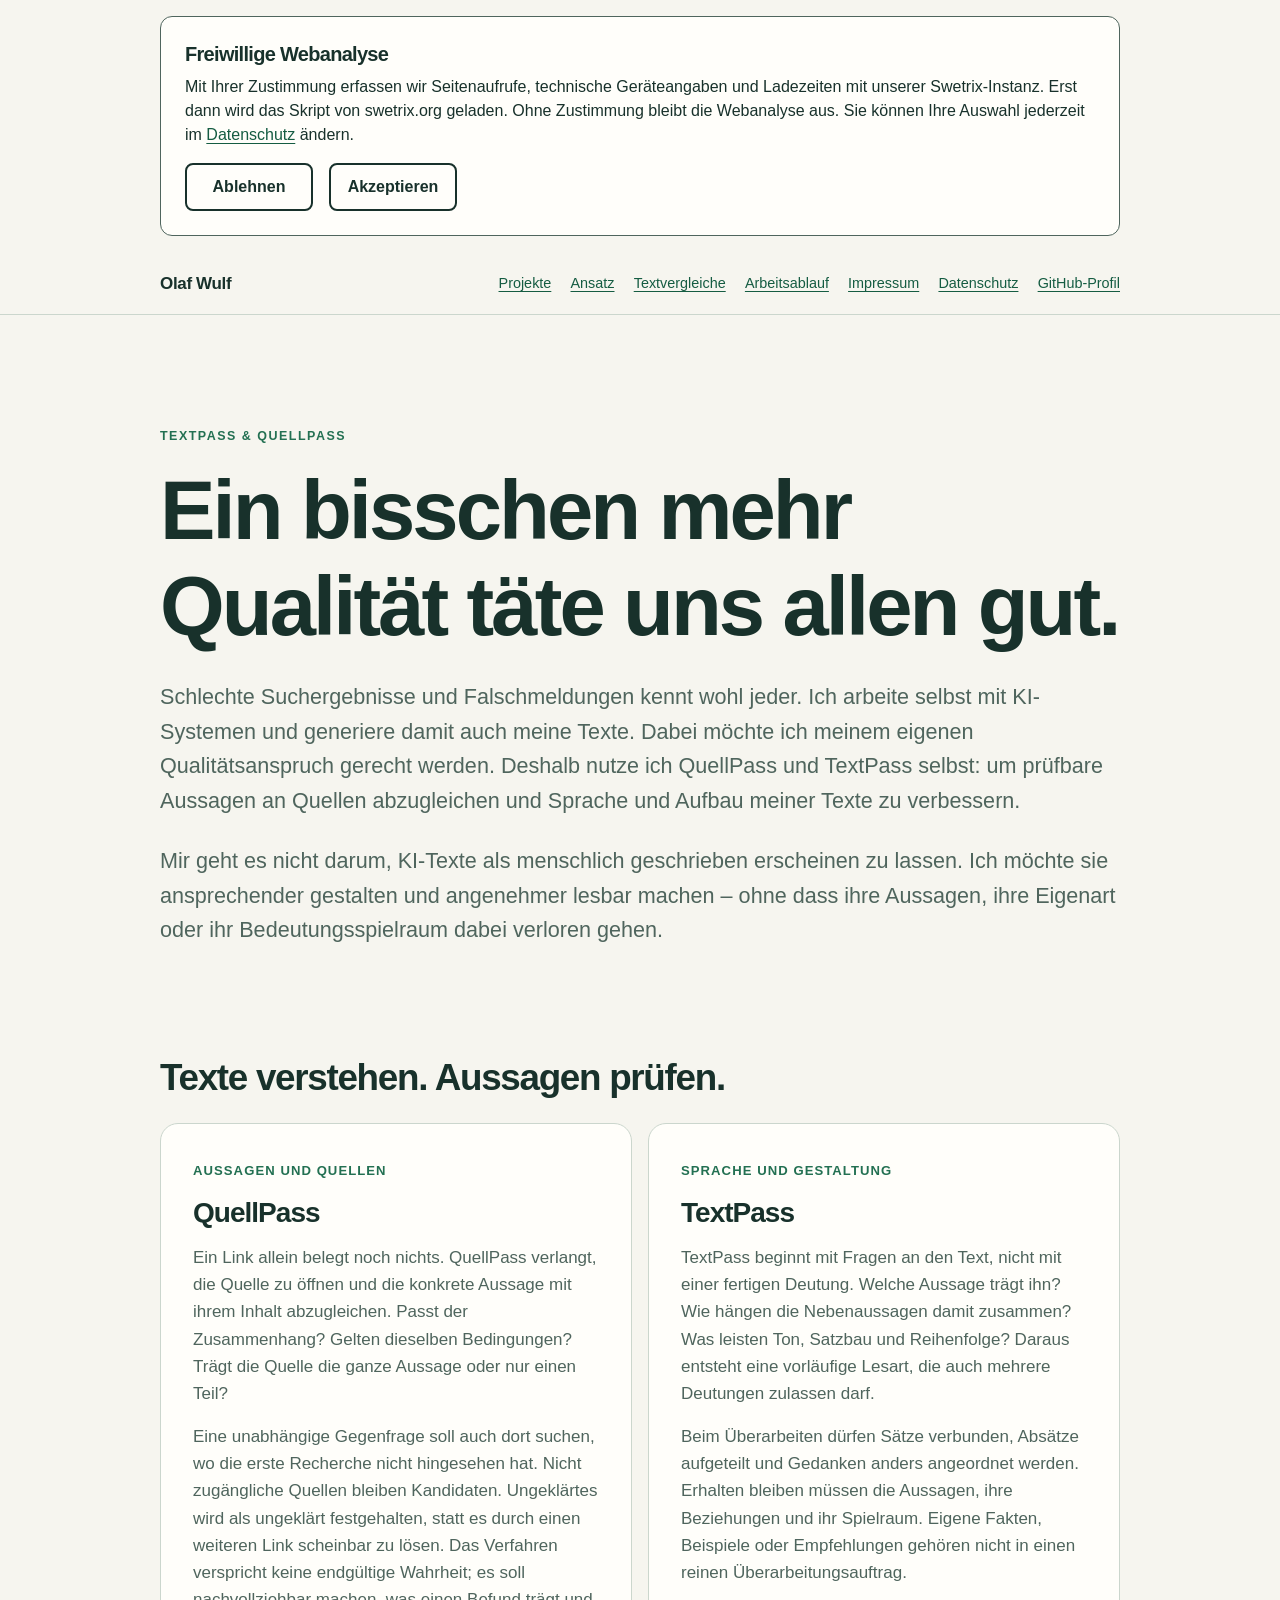
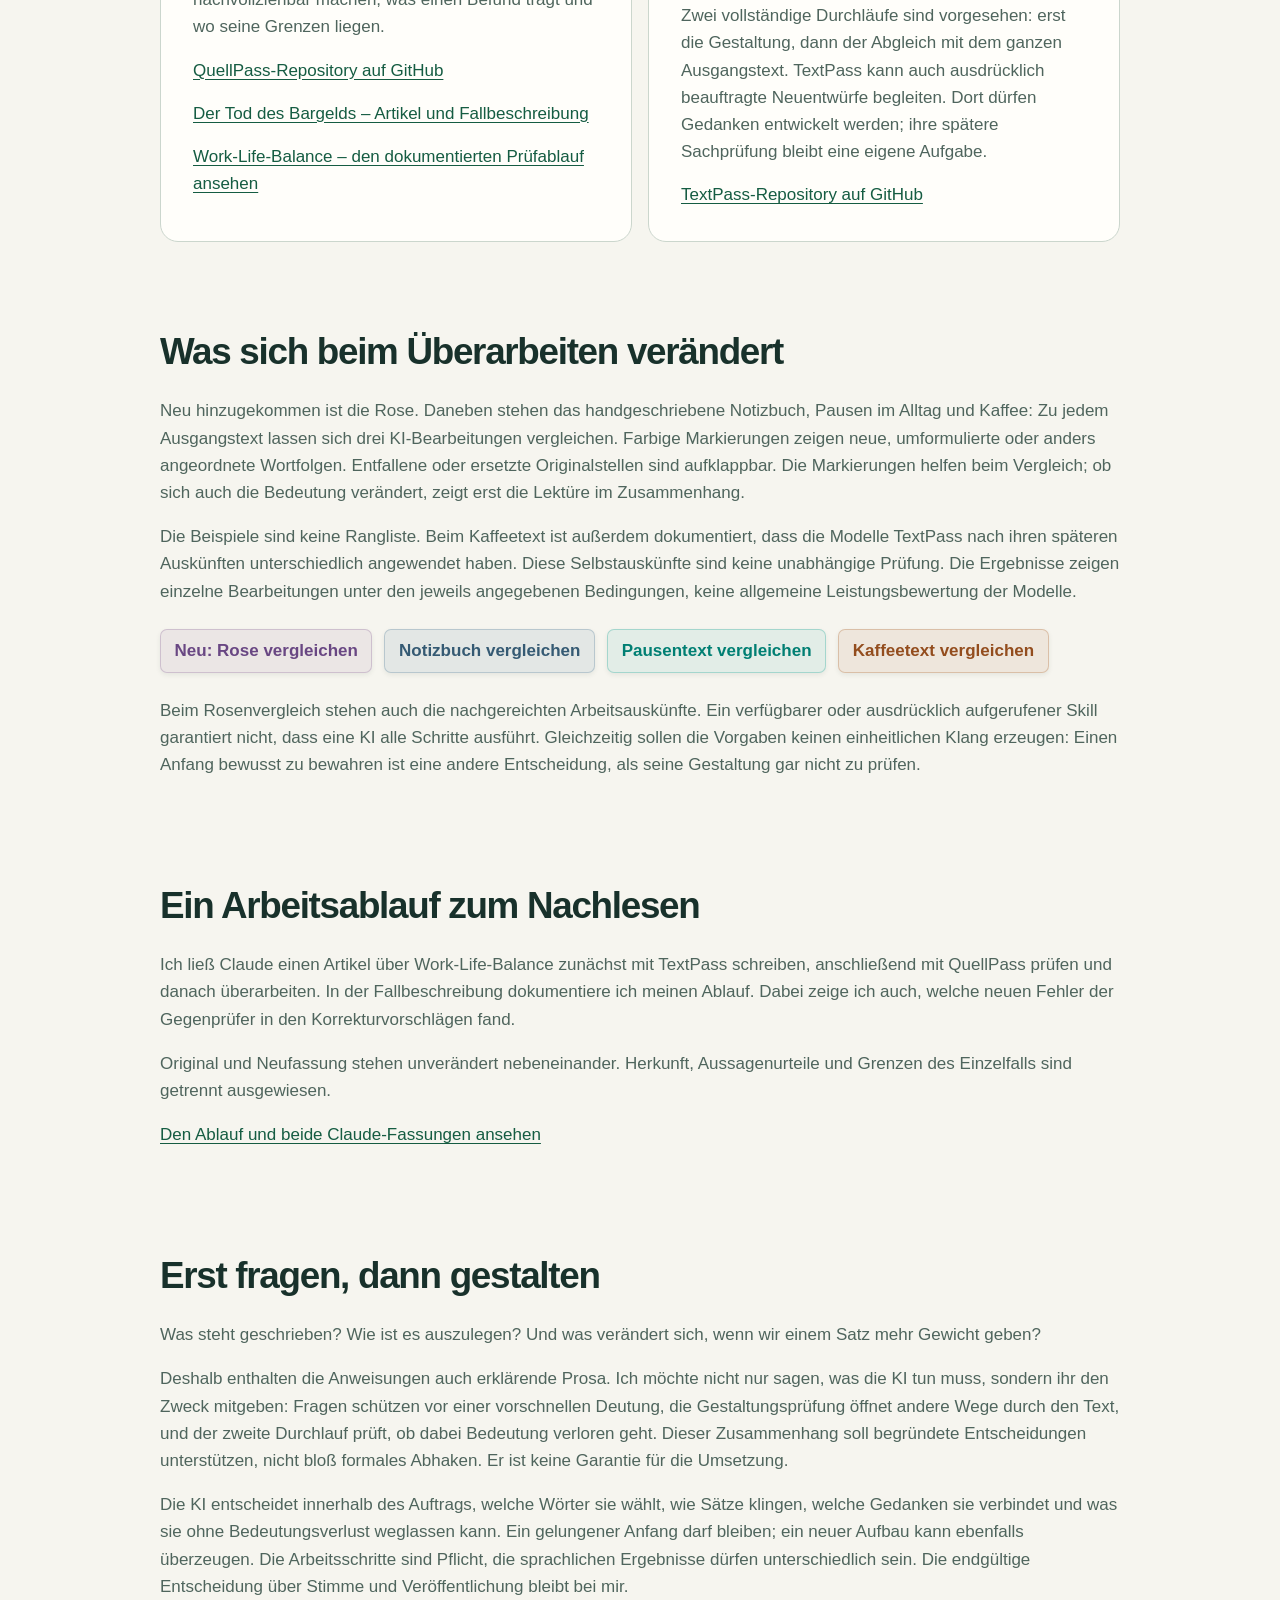
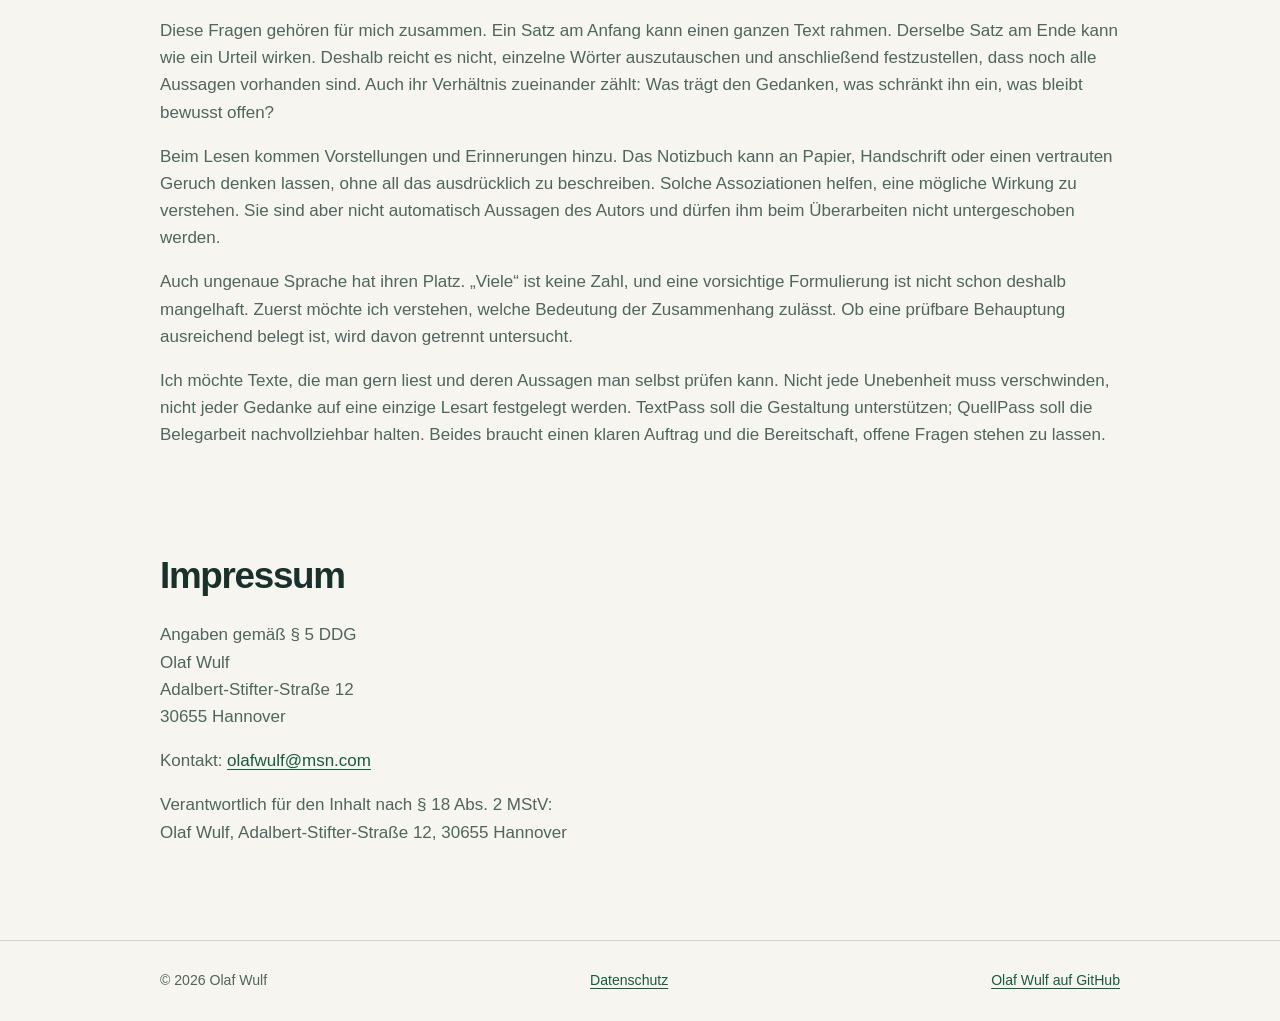
<file: index.html>
<!doctype html>
<html lang="de">
  <head>
    <meta charset="utf-8">
    <meta name="viewport" content="width=device-width, initial-scale=1">
    <meta name="description" content="TextPass und QuellPass von Olaf Wulf: Texte durch Fragen verstehen, Sprache und Aufbau gestalten, Aussagen an Originalquellen prüfen.">
    <meta name="author" content="Olaf Wulf">
    <title>TextPass &amp; QuellPass — Olaf Wulf</title>
    <link rel="canonical" href="https://olwulf-commits.github.io/">
    <meta property="og:type" content="website">
    <meta property="og:locale" content="de_DE">
    <meta property="og:site_name" content="Olaf Wulf">
    <meta property="og:title" content="TextPass &amp; QuellPass — Olaf Wulf">
    <meta property="og:description" content="TextPass und QuellPass von Olaf Wulf: Texte durch Fragen verstehen, Sprache und Aufbau gestalten, Aussagen an Originalquellen prüfen.">
    <meta property="og:url" content="https://olwulf-commits.github.io/">
    <meta property="og:image" content="https://olwulf-commits.github.io/og-image.png">
    <meta property="og:image:width" content="1200">
    <meta property="og:image:height" content="630">
    <meta property="og:image:alt" content="TextPass und QuellPass – Olaf Wulf">
    <meta name="twitter:card" content="summary_large_image">
    <script type="application/ld+json">{"@context": "https://schema.org", "@graph": [{"@type": "Person", "@id": "https://olwulf-commits.github.io/#person", "name": "Olaf Wulf", "url": "https://olwulf-commits.github.io/", "sameAs": ["https://github.com/olwulf-commits"]}, {"@type": "SoftwareApplication", "name": "QuellPass", "applicationCategory": "DeveloperApplication", "url": "https://github.com/olwulf-commits/quellpass", "author": {"@id": "https://olwulf-commits.github.io/#person"}, "isAccessibleForFree": true, "inLanguage": "de"}, {"@type": "SoftwareApplication", "name": "TextPass", "applicationCategory": "DeveloperApplication", "url": "https://github.com/olwulf-commits/textpass", "author": {"@id": "https://olwulf-commits.github.io/#person"}, "isAccessibleForFree": true, "inLanguage": "de"}]}</script>
    <style>
      :root {
        color-scheme: light;
        --ink: #18312b;
        --muted: #4f655d;
        --paper: #f6f5ef;
        --card: #fffefa;
        --line: #cbd6cd;
        --accent: #237052;
      }

      * { box-sizing: border-box; }
      html { scroll-behavior: smooth; }
      body {
        margin: 0;
        background: var(--paper);
        color: var(--ink);
        font: 17px/1.6 -apple-system, BlinkMacSystemFont, "Segoe UI", sans-serif;
      }
      a { color: #155c42; text-underline-offset: .2em; }
      a:focus-visible { outline: 3px solid var(--accent); outline-offset: 4px; }
      .wrap { width: min(100% - 2.5rem, 960px); margin-inline: auto; }
      header { border-bottom: 1px solid var(--line); }
      .nav { display: flex; align-items: center; justify-content: space-between; gap: 1rem; padding-block: 1.1rem; }
      .brand { font-weight: 700; letter-spacing: -.02em; text-decoration: none; color: var(--ink); }
      nav { display: flex; flex-wrap: wrap; gap: .5rem 1.2rem; font-size: .9rem; }
      .hero { padding-block: clamp(4rem, 9vw, 7rem) 4rem; }
      .eyebrow { margin: 0 0 1rem; color: var(--accent); font-size: .78rem; font-weight: 700; letter-spacing: .12em; text-transform: uppercase; }
      h1, h2, h3 { line-height: 1.15; letter-spacing: -.035em; }
      h1 { margin: 0; font-size: clamp(2.7rem, 7vw, 5.2rem); }
      .lead { margin: 1.6rem 0 0; font-size: clamp(1.1rem, 2.4vw, 1.35rem); color: var(--muted); }
      section { padding-block: 2.8rem; }
      h2 { margin: 0 0 1.5rem; font-size: clamp(1.7rem, 4vw, 2.3rem); }
      .grid { display: grid; grid-template-columns: repeat(2, minmax(0, 1fr)); gap: 1rem; }
      .card { min-height: 260px; padding: clamp(1.4rem, 3vw, 2rem); background: var(--card); border: 1px solid var(--line); border-radius: 18px; }
      .card .step { color: var(--accent); font-size: .82rem; font-weight: 700; letter-spacing: .08em; text-transform: uppercase; }
      h3 { margin: .9rem 0; font-size: 1.75rem; }
      .card p { margin: 0; color: var(--muted); }
      .card p + p { margin-top: 1rem; }
      .note { color: var(--muted); }
      .comparison-links { display: flex; flex-wrap: wrap; gap: .75rem; margin-block: 1.5rem; }
      .comparison-links a {
        display: inline-flex; align-items: center; min-height: 44px; max-width: 100%;
        padding: .45rem .85rem; border: 1px solid var(--label-border); border-radius: 7px;
        background: var(--label-bg); color: var(--label-ink); font-weight: 650;
        text-decoration: none; box-shadow: 0 2px 5px rgb(24 49 43 / 8%);
      }
      .comparison-links a:hover { text-decoration: underline; box-shadow: 0 2px 7px rgb(24 49 43 / 15%); }
      .comparison-links .rose { --label-bg: rgb(139 102 151 / 10%); --label-border: rgb(139 102 151 / 30%); --label-ink: #694783; }
      .comparison-links .notebook { --label-bg: rgb(52 101 137 / 9%); --label-border: rgb(52 101 137 / 25%); --label-ink: #355a73; }
      .comparison-links .pause { --label-bg: rgb(0 151 136 / 8%); --label-border: rgb(0 151 136 / 28%); --label-ink: #007f73; }
      .comparison-links .coffee { --label-bg: rgb(166 91 35 / 9%); --label-border: rgb(166 91 35 / 28%); --label-ink: #934d1e; }
      footer { margin-top: 2rem; border-top: 1px solid var(--line); }
      .foot { display: flex; justify-content: space-between; gap: 1rem; flex-wrap: wrap; padding-block: 1.8rem; color: var(--muted); font-size: .88rem; }
      @media (max-width: 640px) {
        .nav { align-items: flex-start; flex-direction: column; }
        .grid { grid-template-columns: 1fr; }
        .card { min-height: 0; }
      }
      @media (prefers-reduced-motion: reduce) { html { scroll-behavior: auto; } }
    </style>
  <link rel="stylesheet" href="analytics-consent.css"><script src="analytics-consent.js" defer></script></head>
  <body>
<section id="analytics-choice" aria-labelledby="analytics-choice-title" hidden>
<h2 id="analytics-choice-title">Freiwillige Webanalyse</h2>
<p>Mit Ihrer Zustimmung erfassen wir Seitenaufrufe, technische Geräteangaben und Ladezeiten mit unserer Swetrix-Instanz. Erst dann wird das Skript von swetrix.org geladen. Ohne Zustimmung bleibt die Webanalyse aus. Sie können Ihre Auswahl jederzeit im <a href="datenschutz.html#analytics-choice">Datenschutz</a> ändern.</p>
<p id="analytics-status" aria-live="polite"></p>
<div class="qp-actions"><button type="button" data-analytics-choice="denied">Ablehnen</button><button type="button" data-analytics-choice="granted">Akzeptieren</button></div>
</section>

    <header>
      <div class="wrap nav">
        <a class="brand" href="#start">Olaf Wulf</a>
        <nav aria-label="Seitennavigation">
          <a href="#projekte">Projekte</a>
          <a href="#ansatz">Ansatz</a>
          <a href="#vergleich-titel">Textvergleiche</a>
          <a href="#fallstudie-titel">Arbeitsablauf</a>
          <a href="#impressum">Impressum</a>
          <a href="datenschutz.html">Datenschutz</a>
          <a href="https://github.com/olwulf-commits">GitHub-Profil</a>
        </nav>
      </div>
    </header>

    <main id="start">
      <div class="wrap hero">
        <p class="eyebrow">TextPass &amp; QuellPass</p>
        <h1>Ein bisschen mehr Qualität täte uns allen gut.</h1>
        <p class="lead">Schlechte Suchergebnisse und Falschmeldungen kennt wohl jeder. Ich arbeite selbst mit KI-Systemen und generiere damit auch meine Texte. Dabei möchte ich meinem eigenen Qualitätsanspruch gerecht werden. Deshalb nutze ich QuellPass und TextPass selbst: um prüfbare Aussagen an Quellen abzugleichen und Sprache und Aufbau meiner Texte zu verbessern.</p>
        <p class="lead">Mir geht es nicht darum, KI-Texte als menschlich geschrieben erscheinen zu lassen. Ich möchte sie ansprechender gestalten und angenehmer lesbar machen – ohne dass ihre Aussagen, ihre Eigenart oder ihr Bedeutungsspielraum dabei verloren gehen.</p>
      </div>

      <section id="projekte" class="wrap" aria-labelledby="projekte-titel">
        <h2 id="projekte-titel">Texte verstehen. Aussagen prüfen.</h2>
        <div class="grid">
          <article class="card">
            <span class="step">Aussagen und Quellen</span>
            <h3>QuellPass</h3>
            <p>Ein Link allein belegt noch nichts. QuellPass verlangt, die Quelle zu öffnen und die konkrete Aussage mit ihrem Inhalt abzugleichen. Passt der Zusammenhang? Gelten dieselben Bedingungen? Trägt die Quelle die ganze Aussage oder nur einen Teil?</p>
            <p>Eine unabhängige Gegenfrage soll auch dort suchen, wo die erste Recherche nicht hingesehen hat. Nicht zugängliche Quellen bleiben Kandidaten. Ungeklärtes wird als ungeklärt festgehalten, statt es durch einen weiteren Link scheinbar zu lösen. Das Verfahren verspricht keine endgültige Wahrheit; es soll nachvollziehbar machen, was einen Befund trägt und wo seine Grenzen liegen.</p>
            <p><a href="https://github.com/olwulf-commits/quellpass">QuellPass-Repository auf GitHub</a></p>
            <p><a href="https://github.com/olwulf-commits/quellpass/blob/main/FALLSTUDIE_BARGELD.md#der-tod-des-bargelds">Der Tod des Bargelds – Artikel und Fallbeschreibung</a></p>
            <p><a href="worklife-fallstudie.html">Work-Life-Balance – den dokumentierten Prüfablauf ansehen</a></p>
          </article>
          <article class="card">
            <span class="step">Sprache und Gestaltung</span>
            <h3>TextPass</h3>
            <p>TextPass beginnt mit Fragen an den Text, nicht mit einer fertigen Deutung. Welche Aussage trägt ihn? Wie hängen die Nebenaussagen damit zusammen? Was leisten Ton, Satzbau und Reihenfolge? Daraus entsteht eine vorläufige Lesart, die auch mehrere Deutungen zulassen darf.</p>
            <p>Beim Überarbeiten dürfen Sätze verbunden, Absätze aufgeteilt und Gedanken anders angeordnet werden. Erhalten bleiben müssen die Aussagen, ihre Beziehungen und ihr Spielraum. Eigene Fakten, Beispiele oder Empfehlungen gehören nicht in einen reinen Überarbeitungsauftrag.</p>
            <p>Zwei vollständige Durchläufe sind vorgesehen: erst die Gestaltung, dann der Abgleich mit dem ganzen Ausgangstext. TextPass kann auch ausdrücklich beauftragte Neuentwürfe begleiten. Dort dürfen Gedanken entwickelt werden; ihre spätere Sachprüfung bleibt eine eigene Aufgabe.</p>
            <p><a href="https://github.com/olwulf-commits/textpass">TextPass-Repository auf GitHub</a></p>
          </article>
        </div>
      </section>

      <section class="wrap" aria-labelledby="vergleich-titel">
        <h2 id="vergleich-titel">Was sich beim Überarbeiten verändert</h2>
        <p class="note">Neu hinzugekommen ist die Rose. Daneben stehen das handgeschriebene Notizbuch, Pausen im Alltag und Kaffee: Zu jedem Ausgangstext lassen sich drei KI-Bearbeitungen vergleichen. Farbige Markierungen zeigen neue, umformulierte oder anders angeordnete Wortfolgen. Entfallene oder ersetzte Originalstellen sind aufklappbar. Die Markierungen helfen beim Vergleich; ob sich auch die Bedeutung verändert, zeigt erst die Lektüre im Zusammenhang.</p>
        <p class="note">Die Beispiele sind keine Rangliste. Beim Kaffeetext ist außerdem dokumentiert, dass die Modelle TextPass nach ihren späteren Auskünften unterschiedlich angewendet haben. Diese Selbstauskünfte sind keine unabhängige Prüfung. Die Ergebnisse zeigen einzelne Bearbeitungen unter den jeweils angegebenen Bedingungen, keine allgemeine Leistungsbewertung der Modelle.</p>
        <div class="comparison-links" aria-label="Textvergleiche">
          <a class="rose" href="rose-vergleich.html">Neu: Rose vergleichen</a>
          <a class="notebook" href="notizbuch-vergleich.html">Notizbuch vergleichen</a>
          <a class="pause" href="pausen-vergleich.html">Pausentext vergleichen</a>
          <a class="coffee" href="kaffee-vergleich.html">Kaffeetext vergleichen</a>
        </div>
        <p class="note">Beim Rosenvergleich stehen auch die nachgereichten Arbeitsauskünfte. Ein verfügbarer oder ausdrücklich aufgerufener Skill garantiert nicht, dass eine KI alle Schritte ausführt. Gleichzeitig sollen die Vorgaben keinen einheitlichen Klang erzeugen: Einen Anfang bewusst zu bewahren ist eine andere Entscheidung, als seine Gestaltung gar nicht zu prüfen.</p>
      </section>

      <section class="wrap" aria-labelledby="fallstudie-titel">
        <h2 id="fallstudie-titel">Ein Arbeitsablauf zum Nachlesen</h2>
        <p class="note">Ich ließ Claude einen Artikel über Work-Life-Balance zunächst mit TextPass schreiben, anschließend mit QuellPass prüfen und danach überarbeiten. In der Fallbeschreibung dokumentiere ich meinen Ablauf. Dabei zeige ich auch, welche neuen Fehler der Gegenprüfer in den Korrekturvorschlägen fand.</p>
        <p class="note">Original und Neufassung stehen unverändert nebeneinander. Herkunft, Aussagenurteile und Grenzen des Einzelfalls sind getrennt ausgewiesen.</p>
        <p><a href="worklife-fallstudie.html">Den Ablauf und beide Claude-Fassungen ansehen</a></p>
      </section>

      <section id="ansatz" class="wrap" aria-labelledby="ansatz-titel">
        <h2 id="ansatz-titel">Erst fragen, dann gestalten</h2>
        <p class="note">Was steht geschrieben? Wie ist es auszulegen? Und was verändert sich, wenn wir einem Satz mehr Gewicht geben?</p>
        <p class="note">Deshalb enthalten die Anweisungen auch erklärende Prosa. Ich möchte nicht nur sagen, was die KI tun muss, sondern ihr den Zweck mitgeben: Fragen schützen vor einer vorschnellen Deutung, die Gestaltungsprüfung öffnet andere Wege durch den Text, und der zweite Durchlauf prüft, ob dabei Bedeutung verloren geht. Dieser Zusammenhang soll begründete Entscheidungen unterstützen, nicht bloß formales Abhaken. Er ist keine Garantie für die Umsetzung.</p>
        <p class="note">Die KI entscheidet innerhalb des Auftrags, welche Wörter sie wählt, wie Sätze klingen, welche Gedanken sie verbindet und was sie ohne Bedeutungsverlust weglassen kann. Ein gelungener Anfang darf bleiben; ein neuer Aufbau kann ebenfalls überzeugen. Die Arbeitsschritte sind Pflicht, die sprachlichen Ergebnisse dürfen unterschiedlich sein. Die endgültige Entscheidung über Stimme und Veröffentlichung bleibt bei mir.</p>
        <p class="note">Diese Fragen gehören für mich zusammen. Ein Satz am Anfang kann einen ganzen Text rahmen. Derselbe Satz am Ende kann wie ein Urteil wirken. Deshalb reicht es nicht, einzelne Wörter auszutauschen und anschließend festzustellen, dass noch alle Aussagen vorhanden sind. Auch ihr Verhältnis zueinander zählt: Was trägt den Gedanken, was schränkt ihn ein, was bleibt bewusst offen?</p>
        <p class="note">Beim Lesen kommen Vorstellungen und Erinnerungen hinzu. Das Notizbuch kann an Papier, Handschrift oder einen vertrauten Geruch denken lassen, ohne all das ausdrücklich zu beschreiben. Solche Assoziationen helfen, eine mögliche Wirkung zu verstehen. Sie sind aber nicht automatisch Aussagen des Autors und dürfen ihm beim Überarbeiten nicht untergeschoben werden.</p>
        <p class="note">Auch ungenaue Sprache hat ihren Platz. „Viele“ ist keine Zahl, und eine vorsichtige Formulierung ist nicht schon deshalb mangelhaft. Zuerst möchte ich verstehen, welche Bedeutung der Zusammenhang zulässt. Ob eine prüfbare Behauptung ausreichend belegt ist, wird davon getrennt untersucht.</p>
        <p class="note">Ich möchte Texte, die man gern liest und deren Aussagen man selbst prüfen kann. Nicht jede Unebenheit muss verschwinden, nicht jeder Gedanke auf eine einzige Lesart festgelegt werden. TextPass soll die Gestaltung unterstützen; QuellPass soll die Belegarbeit nachvollziehbar halten. Beides braucht einen klaren Auftrag und die Bereitschaft, offene Fragen stehen zu lassen.</p>
      </section>

      <section id="impressum" class="wrap" aria-labelledby="impressum-titel">
        <h2 id="impressum-titel">Impressum</h2>
        <p class="note">Angaben gemäß § 5 DDG<br>Olaf Wulf<br>Adalbert-Stifter-Straße 12<br>30655 Hannover</p>
        <p class="note">Kontakt: <a href="mailto:olafwulf@msn.com">olafwulf@msn.com</a></p>
        <p class="note">Verantwortlich für den Inhalt nach § 18 Abs. 2 MStV:<br>Olaf Wulf, Adalbert-Stifter-Straße 12, 30655 Hannover</p>
      </section>
    </main>

    <footer>
      <div class="wrap foot">
        <span>© 2026 Olaf Wulf</span>
        <a href="datenschutz.html">Datenschutz</a>
        <a href="https://github.com/olwulf-commits">Olaf Wulf auf GitHub</a>
      </div>
    </footer>
  </body>
</html>
</file>
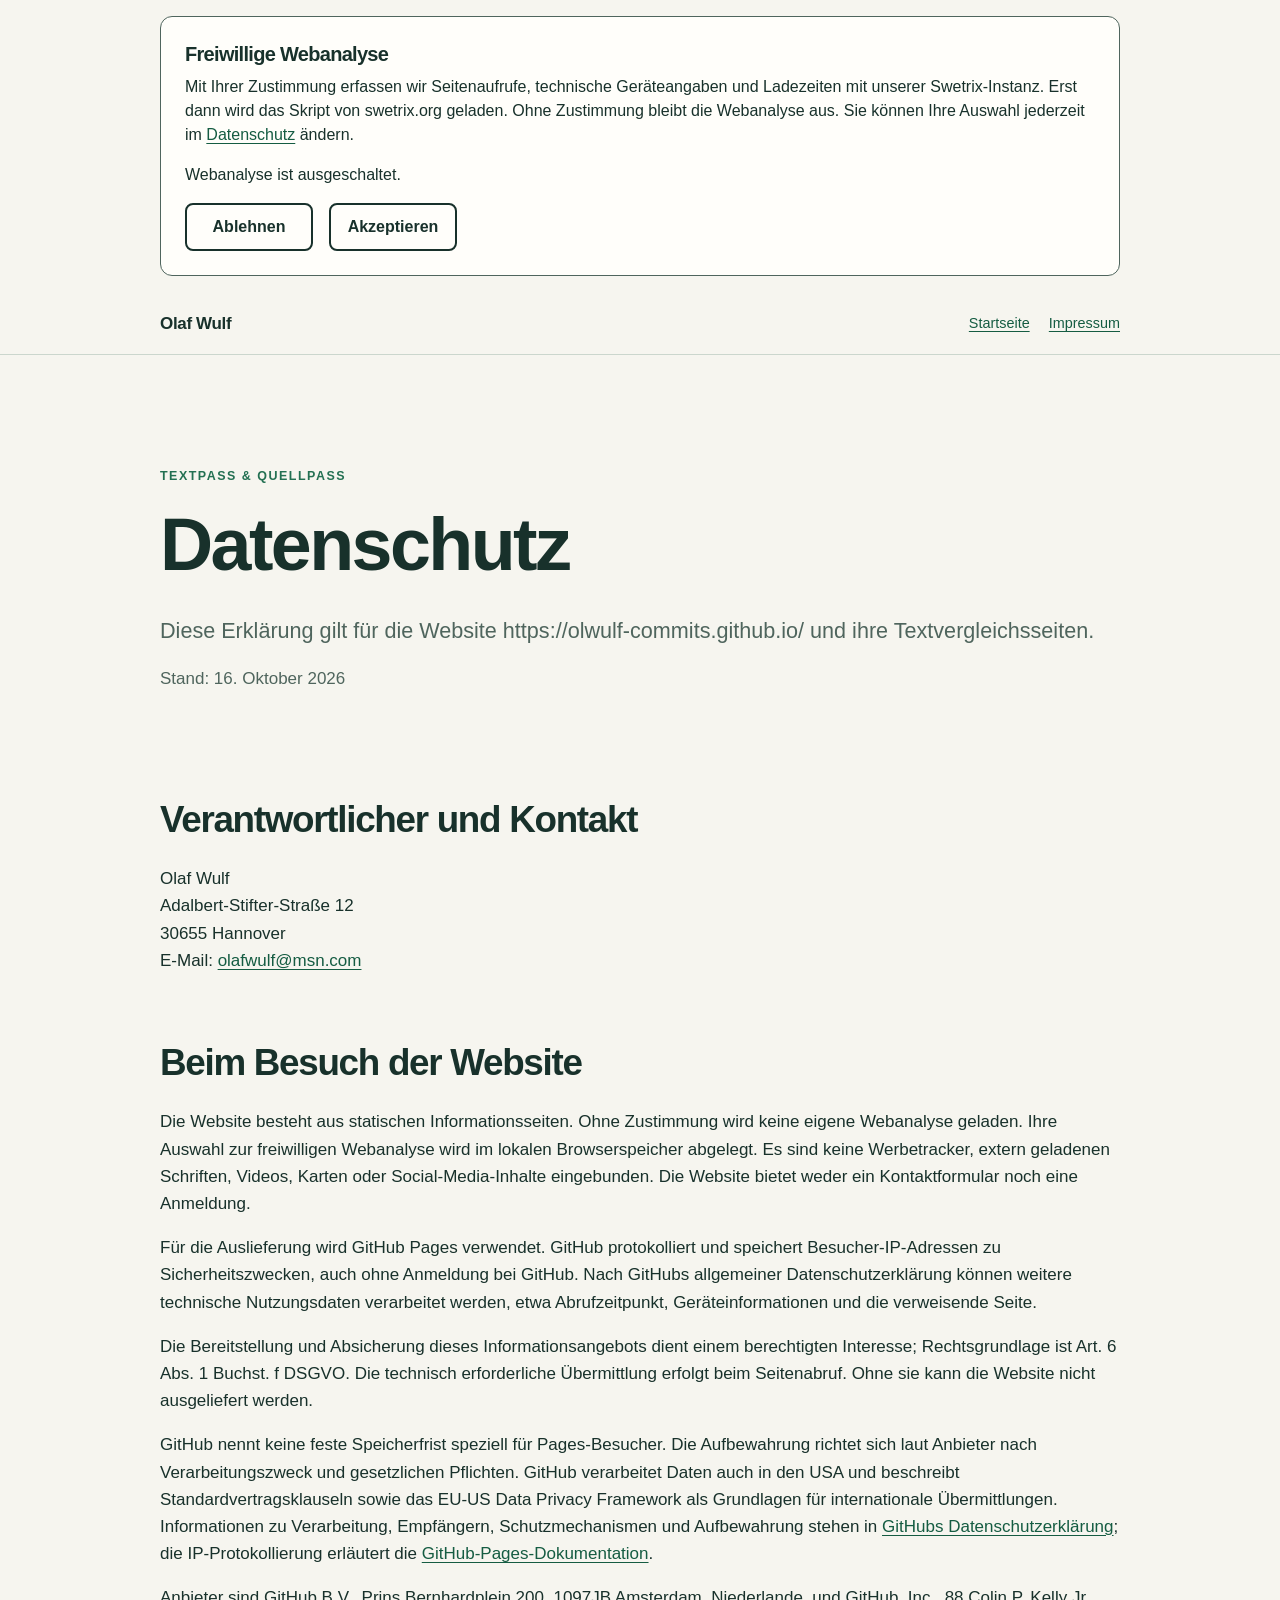
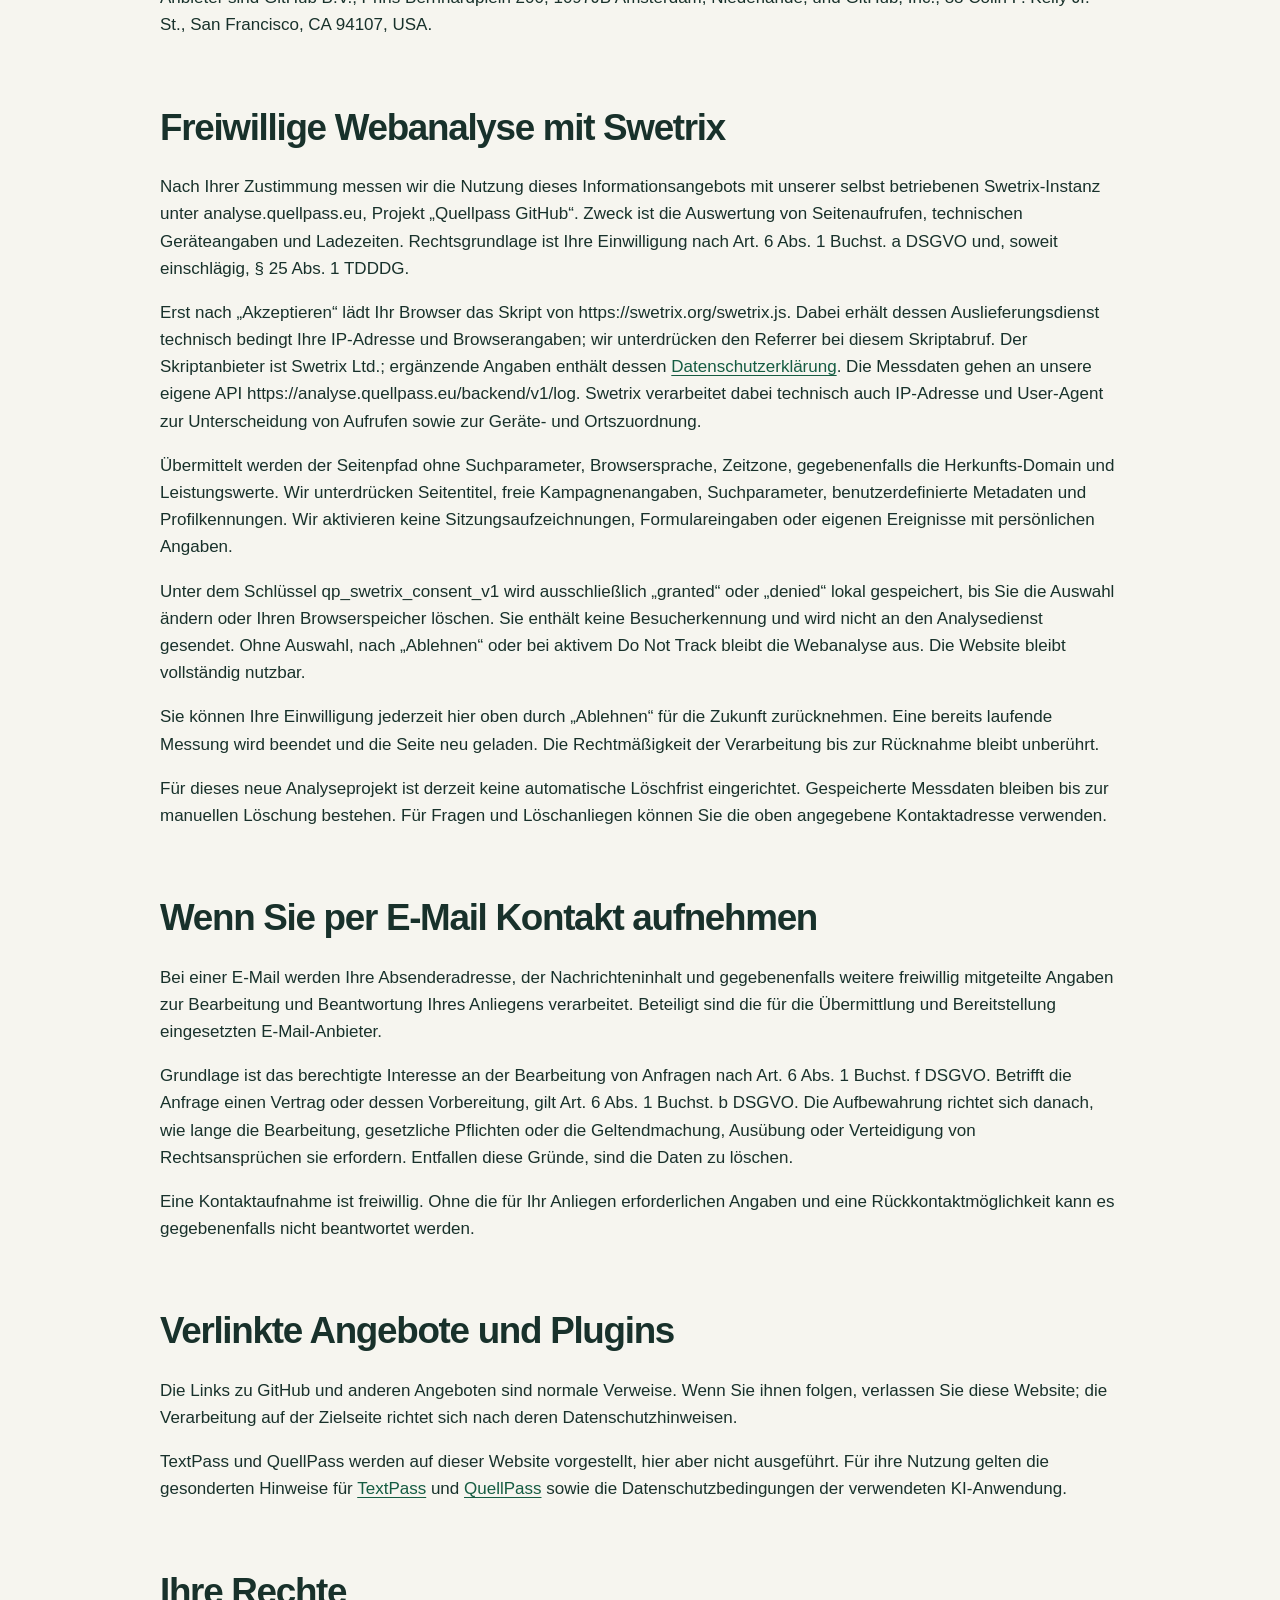
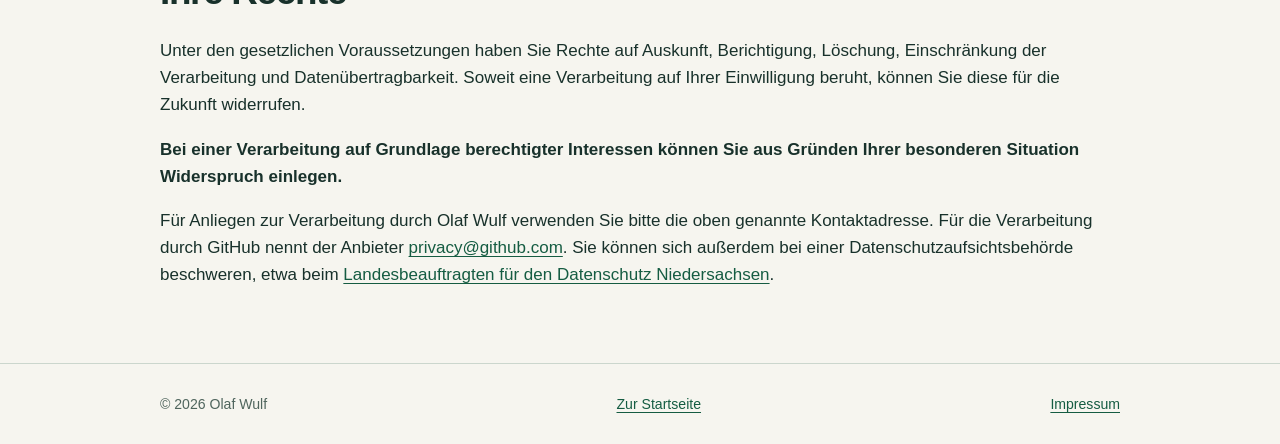
<file: datenschutz.html>
<!doctype html>
<html lang="de"><head><meta charset="utf-8"><meta name="viewport" content="width=device-width, initial-scale=1"><meta name="description" content="Datenschutzerklärung der Website von Olaf Wulf zu TextPass und QuellPass: GitHub-Pages-Hosting, Kontakt und Ihre Rechte."><title>Datenschutz — Olaf Wulf</title><link rel="canonical" href="https://olwulf-commits.github.io/datenschutz.html"><meta property="og:type" content="article"><meta property="og:locale" content="de_DE"><meta property="og:site_name" content="Olaf Wulf"><meta property="og:title" content="Datenschutz — Olaf Wulf"><meta property="og:description" content="Datenschutzerklärung der Website von Olaf Wulf zu TextPass und QuellPass: GitHub-Pages-Hosting, Kontakt und Ihre Rechte."><meta property="og:url" content="https://olwulf-commits.github.io/datenschutz.html"><meta property="og:image" content="https://olwulf-commits.github.io/og-image.png"><meta property="og:image:width" content="1200"><meta property="og:image:height" content="630"><meta property="og:image:alt" content="TextPass und QuellPass – Olaf Wulf"><meta name="twitter:card" content="summary_large_image"><style>
      :root {
        color-scheme: light;
        --ink: #18312b;
        --muted: #4f655d;
        --paper: #f6f5ef;
        --card: #fffefa;
        --line: #cbd6cd;
        --accent: #237052;
      }

      * { box-sizing: border-box; }
      html { scroll-behavior: smooth; }
      body {
        margin: 0;
        background: var(--paper);
        color: var(--ink);
        font: 17px/1.6 -apple-system, BlinkMacSystemFont, "Segoe UI", sans-serif;
      }
      a { color: #155c42; text-underline-offset: .2em; }
      a:focus-visible { outline: 3px solid var(--accent); outline-offset: 4px; }
      .wrap { width: min(100% - 2.5rem, 960px); margin-inline: auto; }
      header { border-bottom: 1px solid var(--line); }
      .nav { display: flex; align-items: center; justify-content: space-between; gap: 1rem; padding-block: 1.1rem; }
      .brand { font-weight: 700; letter-spacing: -.02em; text-decoration: none; color: var(--ink); }
      nav { display: flex; flex-wrap: wrap; gap: .5rem 1.2rem; font-size: .9rem; }
      .hero { padding-block: clamp(4rem, 9vw, 7rem) 4rem; }
      .eyebrow { margin: 0 0 1rem; color: var(--accent); font-size: .78rem; font-weight: 700; letter-spacing: .12em; text-transform: uppercase; }
      h1, h2, h3 { line-height: 1.15; letter-spacing: -.035em; }
      h1 { margin: 0; font-size: clamp(2.7rem, 7vw, 5.2rem); }
      .lead { margin: 1.6rem 0 0; font-size: clamp(1.1rem, 2.4vw, 1.35rem); color: var(--muted); }
      section { padding-block: 2.8rem; }
      h2 { margin: 0 0 1.5rem; font-size: clamp(1.7rem, 4vw, 2.3rem); }
      .grid { display: grid; grid-template-columns: repeat(2, minmax(0, 1fr)); gap: 1rem; }
      .card { min-height: 260px; padding: clamp(1.4rem, 3vw, 2rem); background: var(--card); border: 1px solid var(--line); border-radius: 18px; }
      .card .step { color: var(--accent); font-size: .82rem; font-weight: 700; letter-spacing: .08em; text-transform: uppercase; }
      h3 { margin: .9rem 0; font-size: 1.75rem; }
      .card p { margin: 0; color: var(--muted); }
      .card p + p { margin-top: 1rem; }
      .note { color: var(--muted); }
      .comparison-links { display: flex; flex-wrap: wrap; gap: .75rem; margin-block: 1.5rem; }
      .comparison-links a {
        display: inline-flex; align-items: center; min-height: 44px; max-width: 100%;
        padding: .45rem .85rem; border: 1px solid var(--label-border); border-radius: 7px;
        background: var(--label-bg); color: var(--label-ink); font-weight: 650;
        text-decoration: none; box-shadow: 0 2px 5px rgb(24 49 43 / 8%);
      }
      .comparison-links a:hover { text-decoration: underline; box-shadow: 0 2px 7px rgb(24 49 43 / 15%); }
      .comparison-links .rose { --label-bg: rgb(139 102 151 / 10%); --label-border: rgb(139 102 151 / 30%); --label-ink: #694783; }
      .comparison-links .notebook { --label-bg: rgb(52 101 137 / 9%); --label-border: rgb(52 101 137 / 25%); --label-ink: #355a73; }
      .comparison-links .pause { --label-bg: rgb(0 151 136 / 8%); --label-border: rgb(0 151 136 / 28%); --label-ink: #007f73; }
      .comparison-links .coffee { --label-bg: rgb(166 91 35 / 9%); --label-border: rgb(166 91 35 / 28%); --label-ink: #934d1e; }
      footer { margin-top: 2rem; border-top: 1px solid var(--line); }
      .foot { display: flex; justify-content: space-between; gap: 1rem; flex-wrap: wrap; padding-block: 1.8rem; color: var(--muted); font-size: .88rem; }
      @media (max-width: 640px) {
        .nav { align-items: flex-start; flex-direction: column; }
        .grid { grid-template-columns: 1fr; }
        .card { min-height: 0; }
      }
      @media (prefers-reduced-motion: reduce) { html { scroll-behavior: auto; } }
    
h1 { font-size: clamp(2.5rem, 7vw, 4.6rem); } section { padding-block: 1.6rem; } p { overflow-wrap: anywhere; }
</style><link rel="stylesheet" href="analytics-consent.css"><script src="analytics-consent.js" defer></script></head><body>
<section id="analytics-choice" aria-labelledby="analytics-choice-title" hidden>
<h2 id="analytics-choice-title">Freiwillige Webanalyse</h2>
<p>Mit Ihrer Zustimmung erfassen wir Seitenaufrufe, technische Geräteangaben und Ladezeiten mit unserer Swetrix-Instanz. Erst dann wird das Skript von swetrix.org geladen. Ohne Zustimmung bleibt die Webanalyse aus. Sie können Ihre Auswahl jederzeit im <a href="datenschutz.html#analytics-choice">Datenschutz</a> ändern.</p>
<p id="analytics-status" aria-live="polite"></p>
<div class="qp-actions"><button type="button" data-analytics-choice="denied">Ablehnen</button><button type="button" data-analytics-choice="granted">Akzeptieren</button></div>
</section>
<header><div class="wrap nav"><a class="brand" href="index.html">Olaf Wulf</a><nav aria-label="Seitennavigation"><a href="index.html">Startseite</a><a href="index.html#impressum">Impressum</a></nav></div></header>
<main class="wrap">
<div class="hero"><p class="eyebrow">TextPass &amp; QuellPass</p><h1>Datenschutz</h1><p class="lead">Diese Erklärung gilt für die Website https://olwulf-commits.github.io/ und ihre Textvergleichsseiten.</p><p class="note">Stand: 16. Oktober 2026</p></div>
<section aria-labelledby="verantwortlicher"><h2 id="verantwortlicher">Verantwortlicher und Kontakt</h2><p>Olaf Wulf<br>Adalbert-Stifter-Straße 12<br>30655 Hannover<br>E-Mail: <a href="mailto:olafwulf@msn.com">olafwulf@msn.com</a></p></section>
<section aria-labelledby="besuch"><h2 id="besuch">Beim Besuch der Website</h2>
<p>Die Website besteht aus statischen Informationsseiten. Ohne Zustimmung wird keine eigene Webanalyse geladen. Ihre Auswahl zur freiwilligen Webanalyse wird im lokalen Browserspeicher abgelegt. Es sind keine Werbetracker, extern geladenen Schriften, Videos, Karten oder Social-Media-Inhalte eingebunden. Die Website bietet weder ein Kontaktformular noch eine Anmeldung.</p>
<p>Für die Auslieferung wird GitHub Pages verwendet. GitHub protokolliert und speichert Besucher-IP-Adressen zu Sicherheitszwecken, auch ohne Anmeldung bei GitHub. Nach GitHubs allgemeiner Datenschutzerklärung können weitere technische Nutzungsdaten verarbeitet werden, etwa Abrufzeitpunkt, Geräteinformationen und die verweisende Seite.</p>
<p>Die Bereitstellung und Absicherung dieses Informationsangebots dient einem berechtigten Interesse; Rechtsgrundlage ist Art. 6 Abs. 1 Buchst. f DSGVO. Die technisch erforderliche Übermittlung erfolgt beim Seitenabruf. Ohne sie kann die Website nicht ausgeliefert werden.</p>
<p>GitHub nennt keine feste Speicherfrist speziell für Pages-Besucher. Die Aufbewahrung richtet sich laut Anbieter nach Verarbeitungszweck und gesetzlichen Pflichten. GitHub verarbeitet Daten auch in den USA und beschreibt Standardvertragsklauseln sowie das EU-US Data Privacy Framework als Grundlagen für internationale Übermittlungen. Informationen zu Verarbeitung, Empfängern, Schutzmechanismen und Aufbewahrung stehen in <a href="https://docs.github.com/en/site-policy/privacy-policies/github-general-privacy-statement">GitHubs Datenschutzerklärung</a>; die IP-Protokollierung erläutert die <a href="https://docs.github.com/en/pages/getting-started-with-github-pages/what-is-github-pages#data-collection">GitHub-Pages-Dokumentation</a>.</p>
<p>Anbieter sind GitHub B.V., Prins Bernhardplein 200, 1097JB Amsterdam, Niederlande, und GitHub, Inc., 88 Colin P. Kelly Jr. St., San Francisco, CA 94107, USA.</p></section>
<section aria-labelledby="webanalyse"><h2 id="webanalyse">Freiwillige Webanalyse mit Swetrix</h2>
<p>Nach Ihrer Zustimmung messen wir die Nutzung dieses Informationsangebots mit unserer selbst betriebenen Swetrix-Instanz unter analyse.quellpass.eu, Projekt „Quellpass GitHub“. Zweck ist die Auswertung von Seitenaufrufen, technischen Geräteangaben und Ladezeiten. Rechtsgrundlage ist Ihre Einwilligung nach Art. 6 Abs. 1 Buchst. a DSGVO und, soweit einschlägig, § 25 Abs. 1 TDDDG.</p>
<p>Erst nach „Akzeptieren“ lädt Ihr Browser das Skript von https://swetrix.org/swetrix.js. Dabei erhält dessen Auslieferungsdienst technisch bedingt Ihre IP-Adresse und Browserangaben; wir unterdrücken den Referrer bei diesem Skriptabruf. Der Skriptanbieter ist Swetrix Ltd.; ergänzende Angaben enthält dessen <a href="https://swetrix.com/privacy">Datenschutzerklärung</a>. Die Messdaten gehen an unsere eigene API https://analyse.quellpass.eu/backend/v1/log. Swetrix verarbeitet dabei technisch auch IP-Adresse und User-Agent zur Unterscheidung von Aufrufen sowie zur Geräte- und Ortszuordnung.</p>
<p>Übermittelt werden der Seitenpfad ohne Suchparameter, Browsersprache, Zeitzone, gegebenenfalls die Herkunfts-Domain und Leistungswerte. Wir unterdrücken Seitentitel, freie Kampagnenangaben, Suchparameter, benutzerdefinierte Metadaten und Profilkennungen. Wir aktivieren keine Sitzungsaufzeichnungen, Formulareingaben oder eigenen Ereignisse mit persönlichen Angaben.</p>
<p>Unter dem Schlüssel qp_swetrix_consent_v1 wird ausschließlich „granted“ oder „denied“ lokal gespeichert, bis Sie die Auswahl ändern oder Ihren Browserspeicher löschen. Sie enthält keine Besucherkennung und wird nicht an den Analysedienst gesendet. Ohne Auswahl, nach „Ablehnen“ oder bei aktivem Do Not Track bleibt die Webanalyse aus. Die Website bleibt vollständig nutzbar.</p>
<p>Sie können Ihre Einwilligung jederzeit hier oben durch „Ablehnen“ für die Zukunft zurücknehmen. Eine bereits laufende Messung wird beendet und die Seite neu geladen. Die Rechtmäßigkeit der Verarbeitung bis zur Rücknahme bleibt unberührt.</p>
<p>Für dieses neue Analyseprojekt ist derzeit keine automatische Löschfrist eingerichtet. Gespeicherte Messdaten bleiben bis zur manuellen Löschung bestehen. Für Fragen und Löschanliegen können Sie die oben angegebene Kontaktadresse verwenden.</p>
</section>
<section aria-labelledby="email"><h2 id="email">Wenn Sie per E-Mail Kontakt aufnehmen</h2>
<p>Bei einer E-Mail werden Ihre Absenderadresse, der Nachrichteninhalt und gegebenenfalls weitere freiwillig mitgeteilte Angaben zur Bearbeitung und Beantwortung Ihres Anliegens verarbeitet. Beteiligt sind die für die Übermittlung und Bereitstellung eingesetzten E-Mail-Anbieter.</p>
<p>Grundlage ist das berechtigte Interesse an der Bearbeitung von Anfragen nach Art. 6 Abs. 1 Buchst. f DSGVO. Betrifft die Anfrage einen Vertrag oder dessen Vorbereitung, gilt Art. 6 Abs. 1 Buchst. b DSGVO. Die Aufbewahrung richtet sich danach, wie lange die Bearbeitung, gesetzliche Pflichten oder die Geltendmachung, Ausübung oder Verteidigung von Rechtsansprüchen sie erfordern. Entfallen diese Gründe, sind die Daten zu löschen.</p>
<p>Eine Kontaktaufnahme ist freiwillig. Ohne die für Ihr Anliegen erforderlichen Angaben und eine Rückkontaktmöglichkeit kann es gegebenenfalls nicht beantwortet werden.</p></section>
<section aria-labelledby="links"><h2 id="links">Verlinkte Angebote und Plugins</h2>
<p>Die Links zu GitHub und anderen Angeboten sind normale Verweise. Wenn Sie ihnen folgen, verlassen Sie diese Website; die Verarbeitung auf der Zielseite richtet sich nach deren Datenschutzhinweisen.</p>
<p>TextPass und QuellPass werden auf dieser Website vorgestellt, hier aber nicht ausgeführt. Für ihre Nutzung gelten die gesonderten Hinweise für <a href="https://github.com/olwulf-commits/textpass/blob/main/PRIVACY.md">TextPass</a> und <a href="https://github.com/olwulf-commits/quellpass/blob/main/PRIVACY.md">QuellPass</a> sowie die Datenschutzbedingungen der verwendeten KI-Anwendung.</p></section>
<section aria-labelledby="rechte"><h2 id="rechte">Ihre Rechte</h2>
<p>Unter den gesetzlichen Voraussetzungen haben Sie Rechte auf Auskunft, Berichtigung, Löschung, Einschränkung der Verarbeitung und Datenübertragbarkeit. Soweit eine Verarbeitung auf Ihrer Einwilligung beruht, können Sie diese für die Zukunft widerrufen.</p>
<p><strong>Bei einer Verarbeitung auf Grundlage berechtigter Interessen können Sie aus Gründen Ihrer besonderen Situation Widerspruch einlegen.</strong></p>
<p>Für Anliegen zur Verarbeitung durch Olaf Wulf verwenden Sie bitte die oben genannte Kontaktadresse. Für die Verarbeitung durch GitHub nennt der Anbieter <a href="mailto:privacy@github.com">privacy@github.com</a>. Sie können sich außerdem bei einer Datenschutzaufsichtsbehörde beschweren, etwa beim <a href="https://www.lfd.niedersachsen.de/">Landesbeauftragten für den Datenschutz Niedersachsen</a>.</p></section>
</main><footer><div class="wrap foot"><span>© 2026 Olaf Wulf</span><a href="index.html">Zur Startseite</a><a href="index.html#impressum">Impressum</a></div></footer></body></html>
</file>
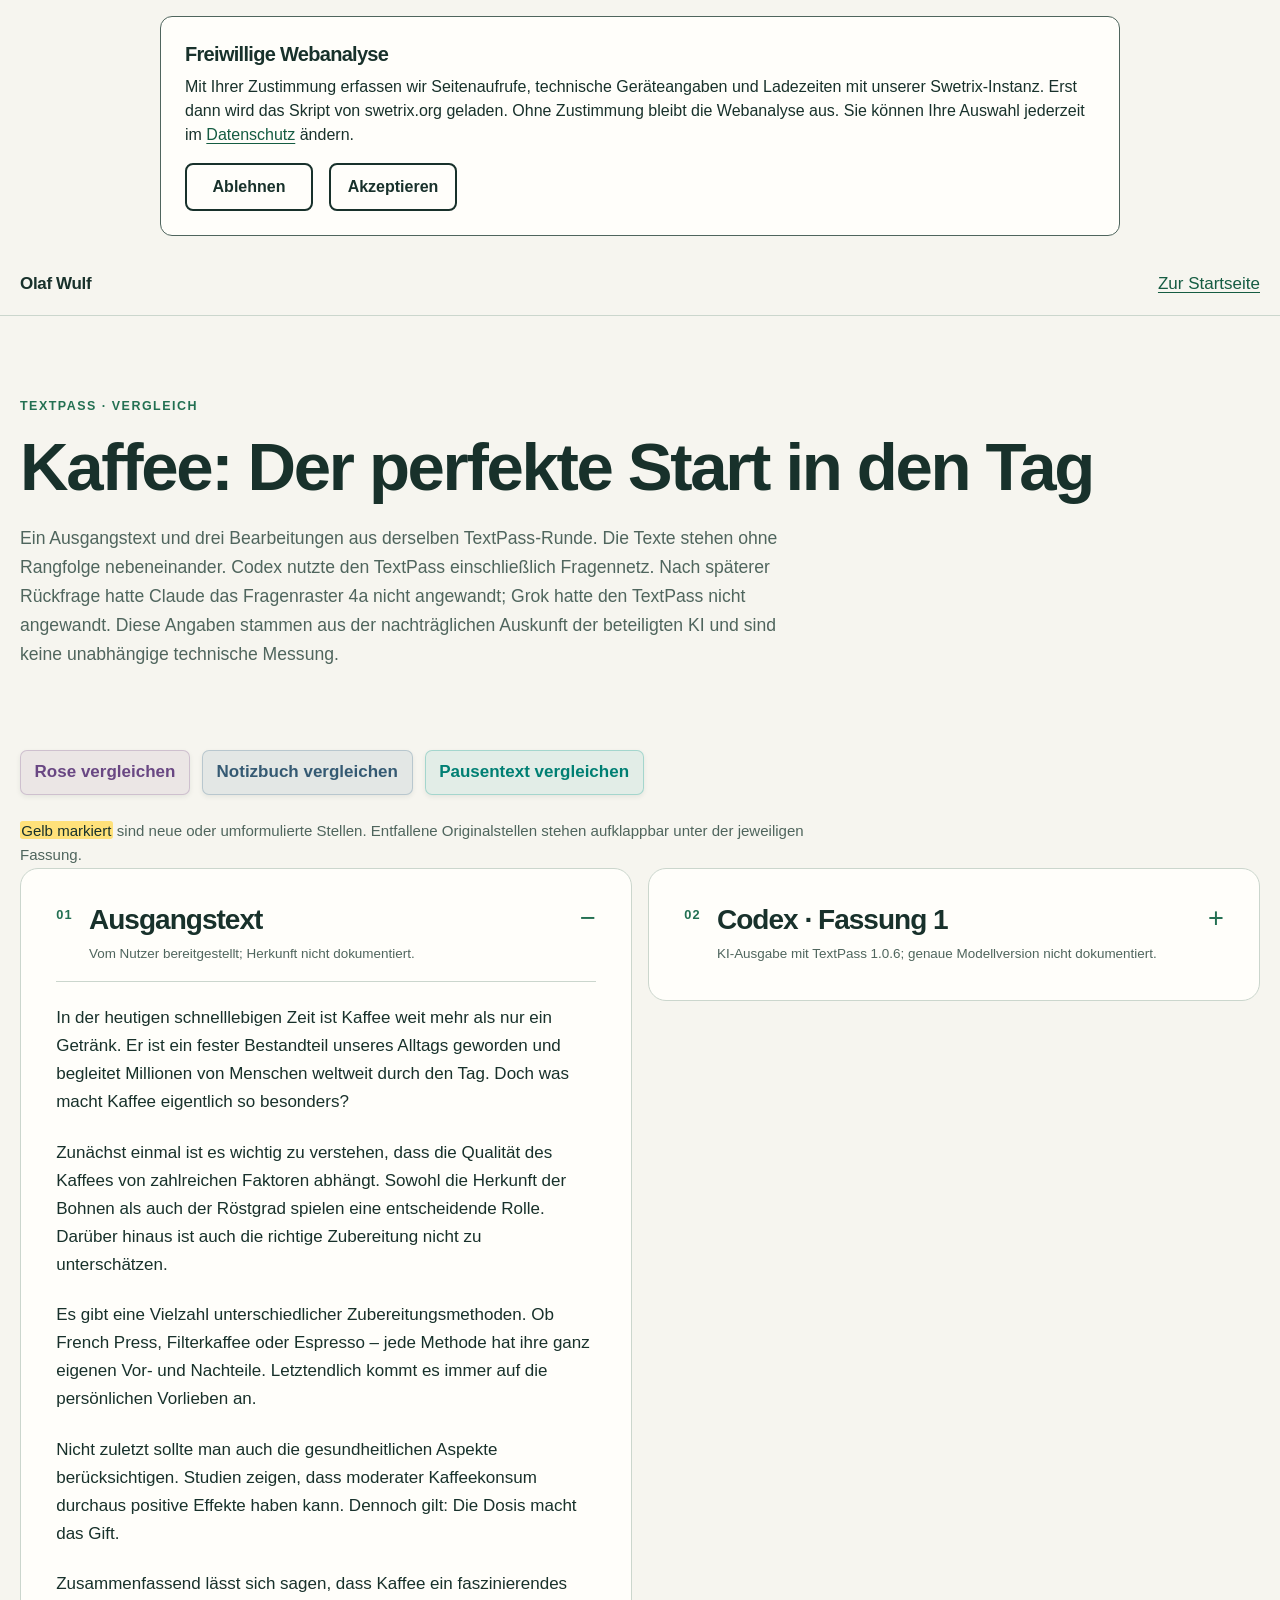
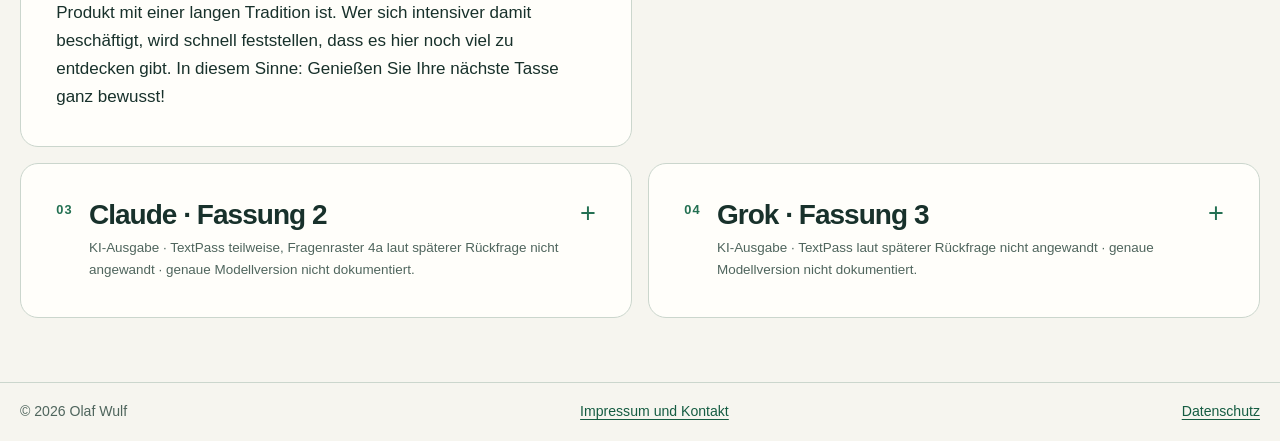
<file: kaffee-vergleich.html>
<!doctype html>
<html lang="de">
  <head>
    <meta charset="utf-8">
    <meta name="viewport" content="width=device-width, initial-scale=1">
    <meta name="description" content="Ein Ausgangstext über Kaffee und drei KI-Bearbeitungen im direkten Vergleich.">
    <meta name="author" content="Olaf Wulf">
    <title>Textvergleich: Kaffee — Olaf Wulf</title>
    <link rel="canonical" href="https://olwulf-commits.github.io/kaffee-vergleich.html">
    <meta property="og:type" content="article">
    <meta property="og:locale" content="de_DE">
    <meta property="og:site_name" content="Olaf Wulf">
    <meta property="og:title" content="Textvergleich: Kaffee — Olaf Wulf">
    <meta property="og:description" content="Ein Ausgangstext über Kaffee und drei KI-Bearbeitungen im direkten Vergleich.">
    <meta property="og:url" content="https://olwulf-commits.github.io/kaffee-vergleich.html">
    <meta property="og:image" content="https://olwulf-commits.github.io/og-image.png">
    <meta property="og:image:width" content="1200">
    <meta property="og:image:height" content="630">
    <meta property="og:image:alt" content="TextPass und QuellPass – Olaf Wulf">
    <meta name="twitter:card" content="summary_large_image">
    <style>
      :root { color-scheme:light; --ink:#18312b; --muted:#4f655d; --paper:#f6f5ef; --card:#fffefa; --line:#cbd6cd; --accent:#237052; }
      * { box-sizing:border-box; }
      body { margin:0; background:var(--paper); color:var(--ink); font:17px/1.65 -apple-system,BlinkMacSystemFont,"Segoe UI",sans-serif; }
      a { color:#155c42; text-underline-offset:.2em; }
      a:focus-visible { outline:3px solid var(--accent); outline-offset:4px; }
      .wrap { width:min(100% - 2.5rem,1240px); margin-inline:auto; }
      header,footer { border-bottom:1px solid var(--line); }
      .nav,.foot { display:flex; align-items:center; justify-content:space-between; gap:1rem; flex-wrap:wrap; padding-block:1.1rem; }
      .brand { font-weight:700; letter-spacing:-.02em; text-decoration:none; color:var(--ink); }
      .hero { padding-block:clamp(3rem,7vw,5rem) 2.5rem; }
      .eyebrow { margin:0 0 .7rem; color:var(--accent); font-size:.78rem; font-weight:700; letter-spacing:.12em; text-transform:uppercase; }
      h1,h2 { line-height:1.16; letter-spacing:-.035em; }
      h1 { margin:0; font-size:clamp(2.4rem,6vw,4.2rem); }
      .lead { max-width:800px; color:var(--muted); font-size:1.1rem; }
      .versions { display:grid; grid-template-columns:repeat(2,minmax(0,1fr)); gap:1rem; align-items:start; padding-bottom:4rem; }
      .version { padding:clamp(1.4rem,3vw,2.2rem); background:var(--card); border:1px solid var(--line); border-radius:18px; scroll-margin-top:1rem; }
      .version-head { display:flex; align-items:flex-start; gap:1rem; cursor:pointer; list-style:none; }
      .version-head::-webkit-details-marker { display:none; }
      .version-head::after { content:"+"; margin-left:auto; color:var(--accent); font-size:1.7rem; line-height:1; }
      .version[open] .version-head { padding-bottom:1rem; border-bottom:1px solid var(--line); }
      .version[open] .version-head::after { content:"−"; }
      .version-head:focus-visible { outline:3px solid var(--accent); outline-offset:4px; border-radius:4px; }
      .count { color:var(--accent); font-size:.8rem; font-weight:700; letter-spacing:.1em; }
      h2 { margin:0; font-size:1.75rem; }
      .meta { margin:.35rem 0 0; color:var(--muted); font-size:.84rem; }
      .version-body p { margin:1.4rem 0 0; }
      mark.changed { background:#ffe17a; color:#18312b; padding:.04em .08em; border-radius:.18em; -webkit-box-decoration-break:clone; box-decoration-break:clone; }
      .legend { max-width:800px; margin:1rem 0 0; color:var(--muted); font-size:.94rem; }
      .omissions { margin-top:1.4rem; padding:1rem 1.1rem; background:#faf7ed; border:1px solid var(--line); border-radius:10px; }
      .omissions summary { cursor:pointer; color:var(--ink); font-weight:650; }
      .omissions summary:focus-visible { outline:3px solid var(--accent); outline-offset:4px; }
      .omissions p { margin:.8rem 0 0; font-size:.93rem; }
      .omissions del { background:#f6d5c8; color:#552b21; padding:.03em .06em; -webkit-box-decoration-break:clone; box-decoration-break:clone; }
      .foot { color:var(--muted); font-size:.88rem; }
      footer { border-top:1px solid var(--line); border-bottom:0; }
      @media(max-width:800px) { .versions { grid-template-columns:1fr; } }
      .comparison-links { display: flex; flex-wrap: wrap; gap: .75rem; margin-block: 1.5rem; }
      .comparison-links a {
        display: inline-flex; align-items: center; min-height: 44px; max-width: 100%;
        padding: .45rem .85rem; border: 1px solid var(--label-border); border-radius: 7px;
        background: var(--label-bg); color: var(--label-ink); font-weight: 650;
        text-decoration: none; box-shadow: 0 2px 5px rgb(24 49 43 / 8%);
      }
      .comparison-links a:hover { text-decoration: underline; box-shadow: 0 2px 7px rgb(24 49 43 / 15%); }
      .comparison-links .rose { --label-bg: rgb(139 102 151 / 10%); --label-border: rgb(139 102 151 / 30%); --label-ink: #694783; }
      .comparison-links .notebook { --label-bg: rgb(52 101 137 / 9%); --label-border: rgb(52 101 137 / 25%); --label-ink: #355a73; }
      .comparison-links .pause { --label-bg: rgb(0 151 136 / 8%); --label-border: rgb(0 151 136 / 28%); --label-ink: #007f73; }
      .comparison-links .coffee { --label-bg: rgb(166 91 35 / 9%); --label-border: rgb(166 91 35 / 28%); --label-ink: #934d1e; }
      .comparison-links a[aria-current="page"] { border-width: 2px; text-decoration: underline; }
    </style>
  <link rel="stylesheet" href="analytics-consent.css"><script src="analytics-consent.js" defer></script></head>
  <body>
<section id="analytics-choice" aria-labelledby="analytics-choice-title" hidden>
<h2 id="analytics-choice-title">Freiwillige Webanalyse</h2>
<p>Mit Ihrer Zustimmung erfassen wir Seitenaufrufe, technische Geräteangaben und Ladezeiten mit unserer Swetrix-Instanz. Erst dann wird das Skript von swetrix.org geladen. Ohne Zustimmung bleibt die Webanalyse aus. Sie können Ihre Auswahl jederzeit im <a href="datenschutz.html#analytics-choice">Datenschutz</a> ändern.</p>
<p id="analytics-status" aria-live="polite"></p>
<div class="qp-actions"><button type="button" data-analytics-choice="denied">Ablehnen</button><button type="button" data-analytics-choice="granted">Akzeptieren</button></div>
</section>

    <header><div class="wrap nav"><a class="brand" href="index.html">Olaf Wulf</a><a href="index.html">Zur Startseite</a></div></header>
    <main class="wrap">
      <div class="hero">
        <p class="eyebrow">TextPass · Vergleich</p>
        <h1>Kaffee: Der perfekte Start in den Tag</h1>
        <p class="lead">Ein Ausgangstext und drei Bearbeitungen aus derselben TextPass-Runde. Die Texte stehen ohne Rangfolge nebeneinander. Codex nutzte den TextPass einschließlich Fragennetz. Nach späterer Rückfrage hatte Claude das Fragenraster 4a nicht angewandt; Grok hatte den TextPass nicht angewandt. Diese Angaben stammen aus der nachträglichen Auskunft der beteiligten KI und sind keine unabhängige technische Messung.</p>
      </div>
      <nav class="comparison-links" aria-label="Weitere Textvergleiche">
        <a class="rose" href="rose-vergleich.html">Rose vergleichen</a>
        <a class="notebook" href="notizbuch-vergleich.html">Notizbuch vergleichen</a>
        <a class="pause" href="pausen-vergleich.html">Pausentext vergleichen</a>
      </nav>
      <p class="legend"><mark class="changed">Gelb markiert</mark> sind neue oder umformulierte Stellen. Entfallene Originalstellen stehen aufklappbar unter der jeweiligen Fassung.</p>
      <section class="versions" aria-label="Textfassungen">
        <details class="version" id="fassung-0" open>
          <summary class="version-head"><span class="count">01</span><div><h2>Ausgangstext</h2><p class="meta">Vom Nutzer bereitgestellt; Herkunft nicht dokumentiert.</p></div></summary>
          <div class="version-body">
            <p>In der heutigen schnelllebigen Zeit ist Kaffee weit mehr als nur ein Getränk. Er ist ein fester Bestandteil unseres Alltags geworden und begleitet Millionen von Menschen weltweit durch den Tag. Doch was macht Kaffee eigentlich so besonders?</p>
            <p>Zunächst einmal ist es wichtig zu verstehen, dass die Qualität des Kaffees von zahlreichen Faktoren abhängt. Sowohl die Herkunft der Bohnen als auch der Röstgrad spielen eine entscheidende Rolle. Darüber hinaus ist auch die richtige Zubereitung nicht zu unterschätzen.</p>
            <p>Es gibt eine Vielzahl unterschiedlicher Zubereitungsmethoden. Ob French Press, Filterkaffee oder Espresso – jede Methode hat ihre ganz eigenen Vor- und Nachteile. Letztendlich kommt es immer auf die persönlichen Vorlieben an.</p>
            <p>Nicht zuletzt sollte man auch die gesundheitlichen Aspekte berücksichtigen. Studien zeigen, dass moderater Kaffeekonsum durchaus positive Effekte haben kann. Dennoch gilt: Die Dosis macht das Gift.</p>
            <p>Zusammenfassend lässt sich sagen, dass Kaffee ein faszinierendes Produkt mit einer langen Tradition ist. Wer sich intensiver damit beschäftigt, wird schnell feststellen, dass es hier noch viel zu entdecken gibt. In diesem Sinne: Genießen Sie Ihre nächste Tasse ganz bewusst!</p>
          </div>
        </details>

        <details class="version" id="fassung-1">
          <summary class="version-head"><span class="count">02</span><div><h2>Codex · Fassung 1</h2><p class="meta">KI-Ausgabe mit TextPass 1.0.6; genaue Modellversion nicht dokumentiert.</p></div></summary>
          <div class="version-body">
            <p>Kaffee <mark class="changed">gehört für Millionen Menschen zum Alltag. Er begleitet den Morgen, unterbricht den Arbeitstag oder bietet einen Moment der Ruhe. Doch warum schmeckt eine Tasse überzeugend, während eine andere kaum in Erinnerung bleibt?</mark></p>
            <p><mark class="changed">Einen Teil der Antwort liefern die Bohnen. Ihre Herkunft prägt den Kaffee ebenso wie die Röstung. Was daraus in der Tasse entsteht, hängt außerdem von der Zubereitung ab. Erst im Zusammenspiel dieser Faktoren zeigt sich die Qualität.</mark></p>
            <p><mark class="changed">Dabei gibt es keinen einzigen richtigen Weg. French Press, Filterkaffee und Espresso bringen jeweils eigene Stärken und Schwächen mit. Welche Methode am besten passt, entscheidet deshalb auch der persönliche Geschmack.</mark></p>
            <p><mark class="changed">Zum Kaffee gehört ebenso die Frage nach seiner gesundheitlichen Wirkung. Studien weisen darauf hin, dass ein maßvoller Konsum positive Effekte haben kann. Wie so oft kommt es jedoch auf die Menge an.</mark></p>
            <p>Kaffee <mark class="changed">verbindet Alltag und Tradition mit einer erstaunlichen Vielfalt. Wer genauer hinschaut, entdeckt hinter der vertrauten Tasse zahlreiche Unterschiede. Es lohnt sich daher, den nächsten Kaffee nicht nur nebenbei zu trinken, sondern bewusst wahrzunehmen.</mark></p>
            <details class="omissions"><summary>Entfallene oder ersetzte Originalstellen</summary>
              <p><del>In der heutigen schnelllebigen Zeit ist Kaffee weit mehr als nur ein Getränk.</del> · <del>Er ist ein fester Bestandteil unseres Alltags geworden und begleitet Millionen von Menschen weltweit durch den Tag.</del> · <del>Doch was macht Kaffee eigentlich so besonders?</del></p>
              <p><del>Zunächst einmal ist es wichtig zu verstehen, dass</del> · <del>Es gibt eine Vielzahl unterschiedlicher Zubereitungsmethoden.</del> · <del>Nicht zuletzt sollte man auch die gesundheitlichen Aspekte berücksichtigen.</del> · <del>Zusammenfassend lässt sich sagen, dass</del></p>
            </details>
          </div>
        </details>

        <details class="version" id="fassung-2">
          <summary class="version-head"><span class="count">03</span><div><h2>Claude · Fassung 2</h2><p class="meta">KI-Ausgabe · TextPass teilweise, Fragenraster 4a laut späterer Rückfrage nicht angewandt · genaue Modellversion nicht dokumentiert.</p></div></summary>
          <div class="version-body">
            <p>Kaffee ist <mark class="changed">mehr als ein Getränk. Er gehört zum Alltag und begleitet Millionen Menschen weltweit durch den Tag.</mark></p>
            <p><mark class="changed">Seine Qualität hängt von vielen Faktoren ab. Herkunft der Bohnen und Röstgrad spielen eine entscheidende Rolle, und</mark> auch die richtige Zubereitung ist nicht zu unterschätzen.</p>
            <p><mark class="changed">Dafür gibt es viele Methoden, etwa</mark> French Press, Filterkaffee oder Espresso. <mark class="changed">Jede hat ihre eigenen Vor- und Nachteile; am Ende</mark> kommt es auf die persönlichen Vorlieben an.</p>
            <p><mark class="changed">Auch die gesundheitliche Seite gehört dazu:</mark> Studien zeigen, dass moderater Kaffeekonsum durchaus positive Effekte haben kann. <mark class="changed">Doch</mark> die Dosis macht das Gift.</p>
            <p>Kaffee ist ein faszinierendes Produkt mit <mark class="changed">langer Tradition, und</mark> wer sich <mark class="changed">näher</mark> damit beschäftigt, <mark class="changed">findet</mark> noch viel zu entdecken. Genießen Sie Ihre nächste Tasse ganz bewusst.</p>
            <details class="omissions"><summary>Entfallene oder ersetzte Originalstellen</summary>
              <p><del>In der heutigen schnelllebigen Zeit</del> · <del>weit</del> · <del>Er ist ein fester Bestandteil unseres Alltags geworden</del> · <del>Doch was macht Kaffee eigentlich so besonders?</del></p>
              <p><del>Zunächst einmal ist es wichtig zu verstehen, dass</del> · <del>eine Vielzahl unterschiedlicher Zubereitungsmethoden</del> · <del>Nicht zuletzt sollte man auch die gesundheitlichen Aspekte berücksichtigen.</del> · <del>Zusammenfassend lässt sich sagen, dass</del> · <del>In diesem Sinne:</del></p>
            </details>
          </div>
        </details>

        <details class="version" id="fassung-3">
          <summary class="version-head"><span class="count">04</span><div><h2>Grok · Fassung 3</h2><p class="meta">KI-Ausgabe · TextPass laut späterer Rückfrage nicht angewandt · genaue Modellversion nicht dokumentiert.</p></div></summary>
          <div class="version-body">
            <p>Kaffee ist in der heutigen schnelllebigen Zeit weit mehr als nur ein Getränk. Er ist ein fester Bestandteil unseres Alltags geworden und begleitet Millionen von Menschen weltweit durch den Tag.</p>
            <p>Die Qualität des Kaffees hängt von zahlreichen Faktoren ab. <mark class="changed">Die</mark> Herkunft der Bohnen und <mark class="changed">der</mark> Röstgrad spielen eine entscheidende Rolle, <mark class="changed">und</mark> auch die richtige Zubereitung ist nicht zu unterschätzen.</p>
            <p>Es gibt eine Vielzahl unterschiedlicher Zubereitungsmethoden. Ob French Press, Filterkaffee oder Espresso<mark class="changed">:</mark> jede Methode hat ihre ganz eigenen Vor- und Nachteile. Letztendlich kommt es immer auf die persönlichen Vorlieben an.</p>
            <p><mark class="changed">Auch die gesundheitlichen Aspekte sollte man berücksichtigen.</mark> Studien zeigen, dass moderater Kaffeekonsum durchaus positive Effekte haben kann. Dennoch gilt: Die Dosis macht das Gift.</p>
            <p>Kaffee ist ein faszinierendes Produkt mit einer langen Tradition. Wer sich intensiver damit beschäftigt, wird schnell feststellen, dass es hier noch viel zu entdecken gibt. Genießen Sie Ihre nächste Tasse ganz bewusst.</p>
            <details class="omissions"><summary>Entfallene oder ersetzte Originalstellen</summary>
              <p><del>Doch was macht Kaffee eigentlich so besonders?</del> · <del>Zunächst einmal ist es wichtig zu verstehen, dass</del> · <del>Sowohl</del> · <del>Darüber hinaus ist</del> · <del>Nicht zuletzt</del> · <del>Zusammenfassend lässt sich sagen, dass</del> · <del>In diesem Sinne:</del></p>
            </details>
          </div>
        </details>
      </section>
    </main>
    <footer><div class="wrap foot"><span>© 2026 Olaf Wulf</span><a href="index.html#impressum">Impressum und Kontakt</a><a href="datenschutz.html">Datenschutz</a></div></footer>
  </body>
</html>
</file>
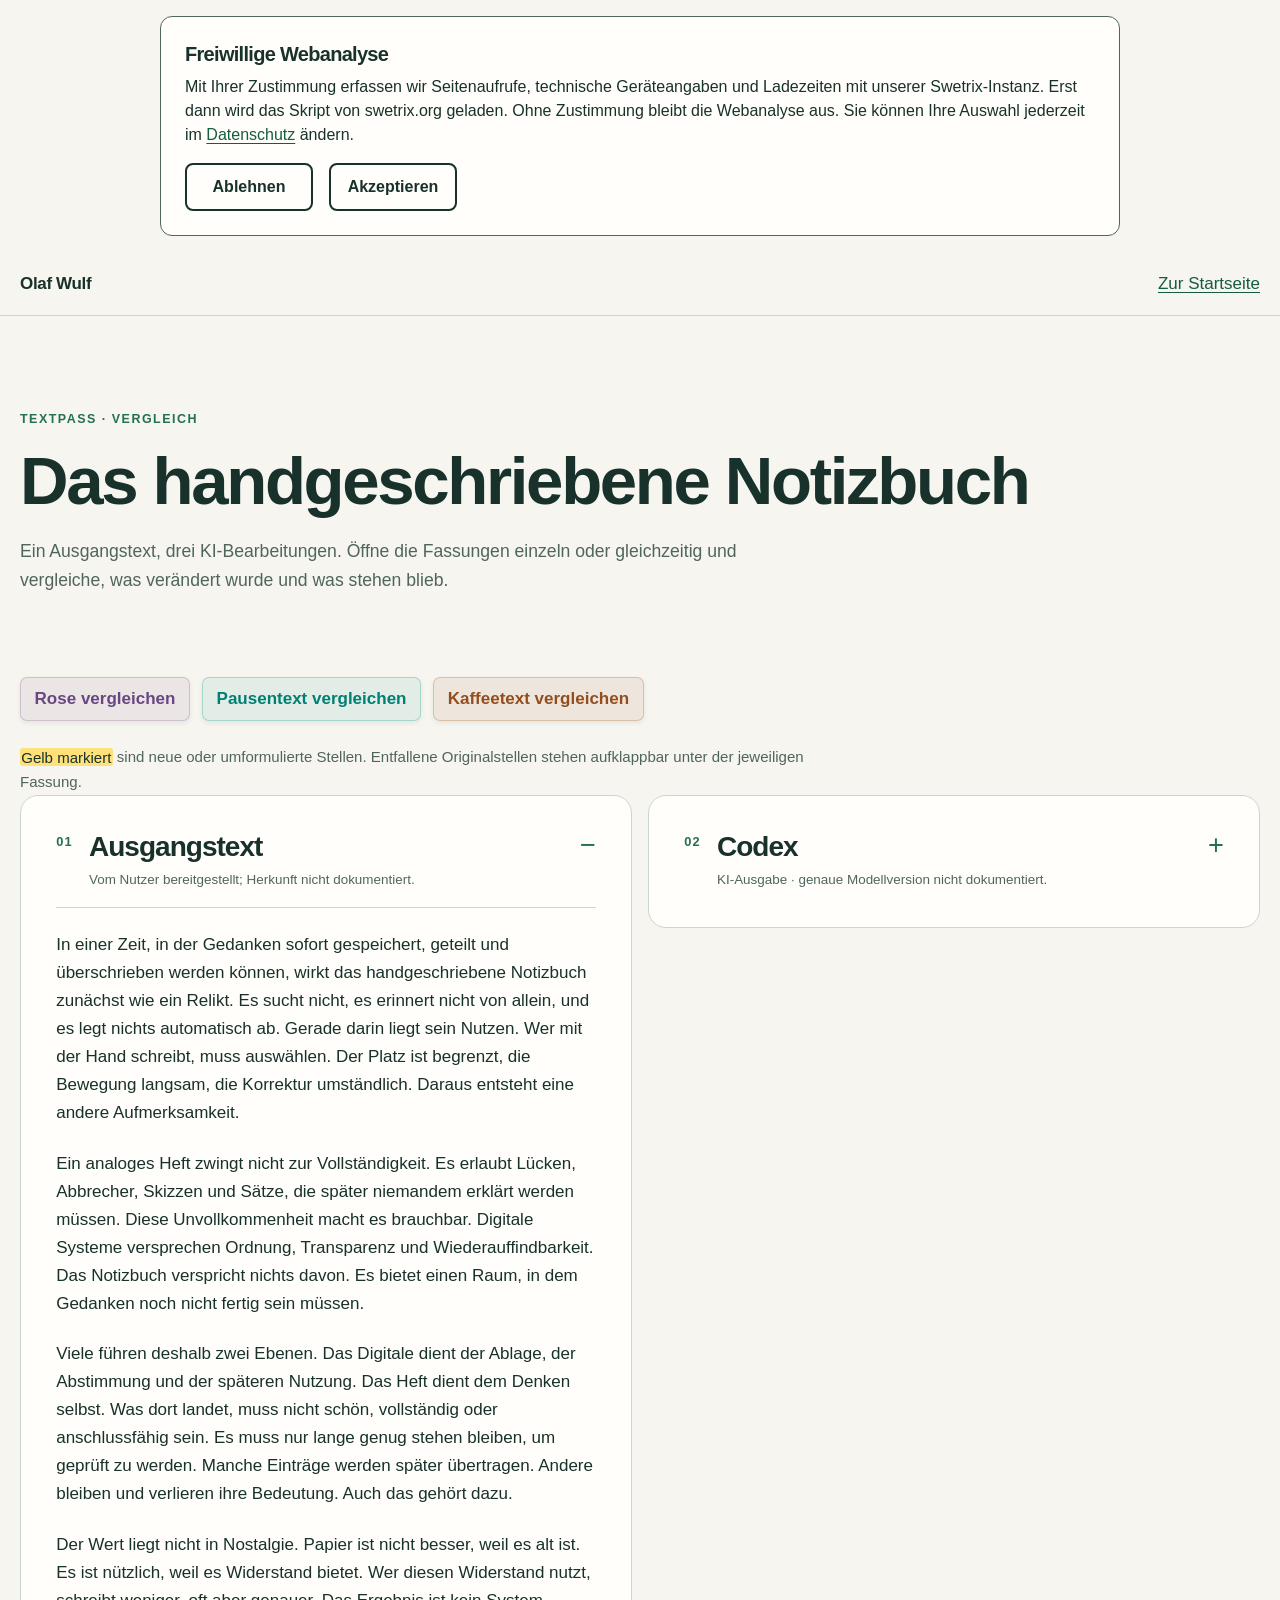
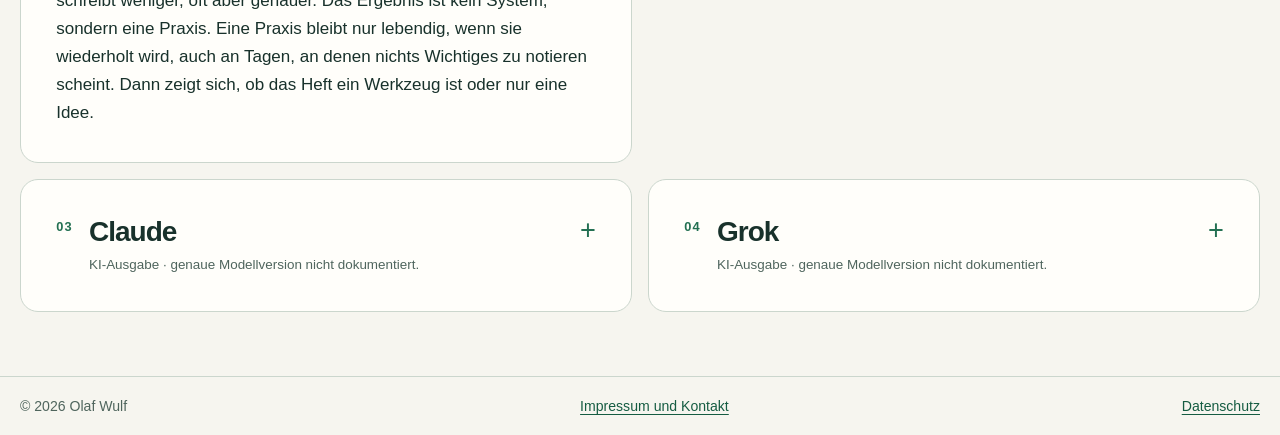
<file: notizbuch-vergleich.html>
<!doctype html>
<html lang="de">
  <head>
    <meta charset="utf-8">
    <meta name="viewport" content="width=device-width, initial-scale=1">
    <meta name="description" content="Ein Ausgangstext über das handgeschriebene Notizbuch und drei KI-Bearbeitungen im direkten Vergleich.">
    <meta name="author" content="Olaf Wulf">
    <title>Textvergleich: Das handgeschriebene Notizbuch — Olaf Wulf</title>
    <link rel="canonical" href="https://olwulf-commits.github.io/notizbuch-vergleich.html">
    <meta property="og:type" content="article">
    <meta property="og:locale" content="de_DE">
    <meta property="og:site_name" content="Olaf Wulf">
    <meta property="og:title" content="Textvergleich: Das handgeschriebene Notizbuch — Olaf Wulf">
    <meta property="og:description" content="Ein Ausgangstext über das handgeschriebene Notizbuch und drei KI-Bearbeitungen im direkten Vergleich.">
    <meta property="og:url" content="https://olwulf-commits.github.io/notizbuch-vergleich.html">
    <meta property="og:image" content="https://olwulf-commits.github.io/og-image.png">
    <meta property="og:image:width" content="1200">
    <meta property="og:image:height" content="630">
    <meta property="og:image:alt" content="TextPass und QuellPass – Olaf Wulf">
    <meta name="twitter:card" content="summary_large_image">
    <style>
      :root { color-scheme: light; --ink:#18312b; --muted:#4f655d; --paper:#f6f5ef; --card:#fffefa; --line:#cbd6cd; --accent:#237052; }
      * { box-sizing:border-box; }
      body { margin:0; background:var(--paper); color:var(--ink); font:17px/1.65 -apple-system,BlinkMacSystemFont,"Segoe UI",sans-serif; }
      a { color:#155c42; text-underline-offset:.2em; }
      a:focus-visible { outline:3px solid var(--accent); outline-offset:4px; }
      .wrap { width:min(100% - 2.5rem,1240px); margin-inline:auto; }
      header,footer { border-bottom:1px solid var(--line); }
      .nav,.foot { display:flex; align-items:center; justify-content:space-between; gap:1rem; flex-wrap:wrap; padding-block:1.1rem; }
      .brand { font-weight:700; letter-spacing:-.02em; text-decoration:none; color:var(--ink); }
      .hero { padding-block:clamp(3rem,7vw,5rem) 2.5rem; }
      .eyebrow { margin:0 0:.7rem; color:var(--accent); font-size:.78rem; font-weight:700; letter-spacing:.12em; text-transform:uppercase; }
      h1,h2 { line-height:1.16; letter-spacing:-.035em; }
      h1 { margin:0; font-size:clamp(2.4rem,6vw,4.2rem); }
      .lead { max-width:760px; color:var(--muted); font-size:1.1rem; }
      .versions { display:grid; grid-template-columns:repeat(2,minmax(0,1fr)); gap:1rem; align-items:start; padding-bottom:4rem; }
      .version { padding:clamp(1.4rem,3vw,2.2rem); background:var(--card); border:1px solid var(--line); border-radius:18px; scroll-margin-top:1rem; }
      .version-head { display:flex; align-items:flex-start; gap:1rem; cursor:pointer; list-style:none; }
      .version-head::-webkit-details-marker { display:none; }
      .version-head::after { content:"+"; margin-left:auto; color:var(--accent); font-size:1.7rem; line-height:1; }
      .version[open] .version-head { padding-bottom:1rem; border-bottom:1px solid var(--line); }
      .version[open] .version-head::after { content:"−"; }
      .version-head:focus-visible { outline:3px solid var(--accent); outline-offset:4px; border-radius:4px; }
      .count { color:var(--accent); font-size:.8rem; font-weight:700; letter-spacing:.1em; }
      h2 { margin:0; font-size:1.75rem; }
      .meta { margin:.35rem 0 0; color:var(--muted); font-size:.84rem; }
      .version-body p { margin:1.4rem 0 0; }
      mark.changed { background:#ffe17a; color:#18312b; padding:.04em .08em; border-radius:.18em; -webkit-box-decoration-break:clone; box-decoration-break:clone; }
      .legend { max-width:800px; margin:1rem 0 0; color:var(--muted); font-size:.94rem; }
      .legend mark { white-space:nowrap; }
      .omissions { margin-top:1.4rem; padding:1rem 1.1rem; background:#faf7ed; border:1px solid var(--line); border-radius:10px; }
      .omissions summary { cursor:pointer; color:var(--ink); font-weight:650; }
      .omissions summary:focus-visible { outline:3px solid var(--accent); outline-offset:4px; }
      .omissions p { margin:.8rem 0 0; font-size:.93rem; }
      .omissions del { background:#f6d5c8; color:#552b21; padding:.03em .06em; -webkit-box-decoration-break:clone; box-decoration-break:clone; }
      .foot { color:var(--muted); font-size:.88rem; }
      footer { border-top:1px solid var(--line); border-bottom:0; }
      @media(max-width:800px) { .versions { grid-template-columns:1fr; } }
      .comparison-links { display: flex; flex-wrap: wrap; gap: .75rem; margin-block: 1.5rem; }
      .comparison-links a {
        display: inline-flex; align-items: center; min-height: 44px; max-width: 100%;
        padding: .45rem .85rem; border: 1px solid var(--label-border); border-radius: 7px;
        background: var(--label-bg); color: var(--label-ink); font-weight: 650;
        text-decoration: none; box-shadow: 0 2px 5px rgb(24 49 43 / 8%);
      }
      .comparison-links a:hover { text-decoration: underline; box-shadow: 0 2px 7px rgb(24 49 43 / 15%); }
      .comparison-links .rose { --label-bg: rgb(139 102 151 / 10%); --label-border: rgb(139 102 151 / 30%); --label-ink: #694783; }
      .comparison-links .notebook { --label-bg: rgb(52 101 137 / 9%); --label-border: rgb(52 101 137 / 25%); --label-ink: #355a73; }
      .comparison-links .pause { --label-bg: rgb(0 151 136 / 8%); --label-border: rgb(0 151 136 / 28%); --label-ink: #007f73; }
      .comparison-links .coffee { --label-bg: rgb(166 91 35 / 9%); --label-border: rgb(166 91 35 / 28%); --label-ink: #934d1e; }
      .comparison-links a[aria-current="page"] { border-width: 2px; text-decoration: underline; }
    </style>
  <link rel="stylesheet" href="analytics-consent.css"><script src="analytics-consent.js" defer></script></head>
  <body>
<section id="analytics-choice" aria-labelledby="analytics-choice-title" hidden>
<h2 id="analytics-choice-title">Freiwillige Webanalyse</h2>
<p>Mit Ihrer Zustimmung erfassen wir Seitenaufrufe, technische Geräteangaben und Ladezeiten mit unserer Swetrix-Instanz. Erst dann wird das Skript von swetrix.org geladen. Ohne Zustimmung bleibt die Webanalyse aus. Sie können Ihre Auswahl jederzeit im <a href="datenschutz.html#analytics-choice">Datenschutz</a> ändern.</p>
<p id="analytics-status" aria-live="polite"></p>
<div class="qp-actions"><button type="button" data-analytics-choice="denied">Ablehnen</button><button type="button" data-analytics-choice="granted">Akzeptieren</button></div>
</section>

    <header><div class="wrap nav"><a class="brand" href="index.html">Olaf Wulf</a><a href="index.html">Zur Startseite</a></div></header>
    <main class="wrap">
      <div class="hero">
        <p class="eyebrow">TextPass · Vergleich</p>
        <h1>Das handgeschriebene Notizbuch</h1>
        <p class="lead">Ein Ausgangstext, drei KI-Bearbeitungen. Öffne die Fassungen einzeln oder gleichzeitig und vergleiche, was verändert wurde und was stehen blieb.</p>
      </div>
      <nav class="comparison-links" aria-label="Weitere Textvergleiche">
        <a class="rose" href="rose-vergleich.html">Rose vergleichen</a>
        <a class="pause" href="pausen-vergleich.html">Pausentext vergleichen</a>
        <a class="coffee" href="kaffee-vergleich.html">Kaffeetext vergleichen</a>
      </nav>
      <p class="legend"><mark class="changed">Gelb markiert</mark> sind neue oder umformulierte Stellen. Entfallene Originalstellen stehen aufklappbar unter der jeweiligen Fassung.</p>
      <section class="versions" aria-label="Textfassungen">
      <details class="version" id="fassung-0" open>
        <summary class="version-head"><span class="count">01</span><div><h2 id="titel-0">Ausgangstext</h2><p class="meta">Vom Nutzer bereitgestellt; Herkunft nicht dokumentiert.</p></div></summary>
        <div class="version-body">
          <p>In einer Zeit, in der Gedanken sofort gespeichert, geteilt und überschrieben werden können, wirkt das handgeschriebene Notizbuch zunächst wie ein Relikt. Es sucht nicht, es erinnert nicht von allein, und es legt nichts automatisch ab. Gerade darin liegt sein Nutzen. Wer mit der Hand schreibt, muss auswählen. Der Platz ist begrenzt, die Bewegung langsam, die Korrektur umständlich. Daraus entsteht eine andere Aufmerksamkeit.</p>
          <p>Ein analoges Heft zwingt nicht zur Vollständigkeit. Es erlaubt Lücken, Abbrecher, Skizzen und Sätze, die später niemandem erklärt werden müssen. Diese Unvollkommenheit macht es brauchbar. Digitale Systeme versprechen Ordnung, Transparenz und Wiederauffindbarkeit. Das Notizbuch verspricht nichts davon. Es bietet einen Raum, in dem Gedanken noch nicht fertig sein müssen.</p>
          <p>Viele führen deshalb zwei Ebenen. Das Digitale dient der Ablage, der Abstimmung und der späteren Nutzung. Das Heft dient dem Denken selbst. Was dort landet, muss nicht schön, vollständig oder anschlussfähig sein. Es muss nur lange genug stehen bleiben, um geprüft zu werden. Manche Einträge werden später übertragen. Andere bleiben und verlieren ihre Bedeutung. Auch das gehört dazu.</p>
          <p>Der Wert liegt nicht in Nostalgie. Papier ist nicht besser, weil es alt ist. Es ist nützlich, weil es Widerstand bietet. Wer diesen Widerstand nutzt, schreibt weniger, oft aber genauer. Das Ergebnis ist kein System, sondern eine Praxis. Eine Praxis bleibt nur lebendig, wenn sie wiederholt wird, auch an Tagen, an denen nichts Wichtiges zu notieren scheint. Dann zeigt sich, ob das Heft ein Werkzeug ist oder nur eine Idee.</p>
        </div>
      </details>
      <details class="version" id="fassung-1">
        <summary class="version-head"><span class="count">02</span><div><h2 id="titel-1">Codex</h2><p class="meta">KI-Ausgabe · genaue Modellversion nicht dokumentiert.</p></div></summary>
        <div class="version-body">
          <p>Gedanken <mark class="changed" title="Gegenüber dem Ausgangstext geändert">lassen sich heute </mark>sofort <mark class="changed" title="Gegenüber dem Ausgangstext geändert">speichern, teilen </mark>und <mark class="changed" title="Gegenüber dem Ausgangstext geändert">überschreiben. Daneben </mark>wirkt <mark class="changed" title="Gegenüber dem Ausgangstext geändert">ein handgeschriebenes </mark>Notizbuch <mark class="changed" title="Gegenüber dem Ausgangstext geändert">fast </mark>wie ein Relikt. Es <mark class="changed" title="Gegenüber dem Ausgangstext geändert">durchsucht seine Seiten </mark>nicht, erinnert <mark class="changed" title="Gegenüber dem Ausgangstext geändert">an nichts </mark>und legt nichts automatisch ab. Gerade darin liegt sein <mark class="changed" title="Gegenüber dem Ausgangstext geändert">Nutzen: </mark>Wer mit der Hand schreibt, muss auswählen. Der Platz ist begrenzt, die Bewegung langsam, <mark class="changed" title="Gegenüber dem Ausgangstext geändert">eine </mark>Korrektur umständlich. <mark class="changed" title="Gegenüber dem Ausgangstext geändert">Das verändert die </mark>Aufmerksamkeit.</p>
          <p>Ein Heft <mark class="changed" title="Gegenüber dem Ausgangstext geändert">verlangt keine </mark>Vollständigkeit. Es <mark class="changed" title="Gegenüber dem Ausgangstext geändert">lässt Lücken zu, abgebrochene Gedanken, </mark>Skizzen und Sätze, die später niemandem erklärt werden müssen. Diese Unvollkommenheit macht es brauchbar. Digitale Systeme versprechen Ordnung, Transparenz und Wiederauffindbarkeit. Das Notizbuch verspricht nichts davon. Es <mark class="changed" title="Gegenüber dem Ausgangstext geändert">gibt Gedanken </mark>Raum, <mark class="changed" title="Gegenüber dem Ausgangstext geändert">bevor sie </mark>fertig <mark class="changed" title="Gegenüber dem Ausgangstext geändert">sind.</mark></p>
          <p>Viele <mark class="changed" title="Gegenüber dem Ausgangstext geändert">nutzen </mark>deshalb <mark class="changed" title="Gegenüber dem Ausgangstext geändert">beides. </mark>Das Digitale dient der Ablage, der Abstimmung und der späteren <mark class="changed" title="Gegenüber dem Ausgangstext geändert">Verwendung. </mark>Das Heft dient dem Denken selbst. Was <mark class="changed" title="Gegenüber dem Ausgangstext geändert">darin steht, </mark>muss <mark class="changed" title="Gegenüber dem Ausgangstext geändert">weder schön noch </mark>vollständig sein. Es muss nur lange genug stehen bleiben, um geprüft zu werden. Manche Einträge werden später übertragen. Andere bleiben <mark class="changed" title="Gegenüber dem Ausgangstext geändert">im Heft </mark>und verlieren ihre Bedeutung. Auch das gehört dazu.</p>
          <p>Der Wert liegt nicht in Nostalgie. Papier ist nicht besser, weil es alt ist. Es <mark class="changed" title="Gegenüber dem Ausgangstext geändert">kann nützlich sein, </mark>weil es Widerstand bietet. Wer diesen Widerstand nutzt, schreibt weniger, oft aber genauer. <mark class="changed" title="Gegenüber dem Ausgangstext geändert">Daraus wird </mark>kein System, sondern eine Praxis. <mark class="changed" title="Gegenüber dem Ausgangstext geändert">Lebendig </mark>bleibt <mark class="changed" title="Gegenüber dem Ausgangstext geändert">sie nur, </mark>wenn <mark class="changed" title="Gegenüber dem Ausgangstext geändert">man </mark>sie wiederholt <mark class="changed" title="Gegenüber dem Ausgangstext geändert">– </mark>auch an Tagen, an denen nichts <mark class="changed" title="Gegenüber dem Ausgangstext geändert">wichtig genug scheint, um es aufzuschreiben. </mark>Dann zeigt sich, ob das Heft ein Werkzeug ist oder nur eine Idee.</p>
          <details class="omissions"><summary>Entfallene oder ersetzte Originalstellen</summary>
            <p><strong>Absatz 1:</strong> <del>In einer Zeit, in der</del> · <del>gespeichert, geteilt</del> · <del>überschrieben werden können,</del> · <del>das handgeschriebene</del> · <del>zunächst</del> · <del>sucht</del> · <del>es</del> · <del>nicht von allein,</del> · <del>es</del> · <del>Nutzen.</del> · <del>die</del> · <del>Daraus entsteht eine andere</del></p>
            <p><strong>Absatz 2:</strong> <del>analoges</del> · <del>zwingt nicht zur</del> · <del>erlaubt Lücken, Abbrecher,</del> · <del>bietet einen</del> · <del>in dem Gedanken noch nicht</del> · <del>sein müssen.</del></p>
            <p><strong>Absatz 3:</strong> <del>führen</del> · <del>zwei Ebenen.</del> · <del>Nutzung.</del> · <del>dort landet,</del> · <del>nicht schön,</del> · <del>oder anschlussfähig</del></p>
            <p><strong>Absatz 4:</strong> <del>ist nützlich,</del> · <del>Das Ergebnis ist</del> · <del>Eine Praxis</del> · <del>nur lebendig,</del> · <del>wird,</del> · <del>Wichtiges zu notieren scheint.</del></p>
          </details>
        </div>
      </details>
      <details class="version" id="fassung-2">
        <summary class="version-head"><span class="count">03</span><div><h2 id="titel-2">Claude</h2><p class="meta">KI-Ausgabe · genaue Modellversion nicht dokumentiert.</p></div></summary>
        <div class="version-body">
          <p>In einer Zeit, in der Gedanken sofort gespeichert, geteilt und überschrieben werden können, wirkt das handgeschriebene Notizbuch zunächst wie ein Relikt. Es sucht nicht, es erinnert nicht von allein, und es legt nichts automatisch ab. Gerade darin liegt sein Nutzen. Wer mit der Hand schreibt, muss auswählen. Der Platz ist begrenzt, die Bewegung langsam, die Korrektur umständlich. Daraus entsteht eine andere Aufmerksamkeit.</p>
          <p>Ein analoges Heft zwingt nicht zur Vollständigkeit. Es erlaubt Lücken, Abbrecher, Skizzen und Sätze, die später niemandem erklärt werden müssen. Diese Unvollkommenheit macht es brauchbar. Digitale Systeme versprechen Ordnung, Transparenz und Wiederauffindbarkeit. Das Notizbuch verspricht nichts davon. Es bietet einen Raum, in dem Gedanken noch nicht fertig sein müssen.</p>
          <p>Viele <mark class="changed" title="Gegenüber dem Ausgangstext geändert">arbeiten </mark>deshalb <mark class="changed" title="Gegenüber dem Ausgangstext geändert">auf </mark>zwei Ebenen. Das Digitale dient der Ablage, der Abstimmung und der späteren Nutzung. Das Heft dient dem Denken selbst. Was dort landet, muss nicht schön, vollständig oder anschlussfähig sein. Es muss nur lange genug stehen bleiben, um geprüft zu werden. Manche Einträge werden später übertragen. Andere bleiben und verlieren ihre Bedeutung. Auch das gehört dazu.</p>
          <p>Der Wert liegt nicht in <mark class="changed" title="Gegenüber dem Ausgangstext geändert">Nostalgie: </mark>Papier ist nicht besser, weil es alt <mark class="changed" title="Gegenüber dem Ausgangstext geändert">ist, sondern </mark>nützlich, weil es Widerstand bietet. Wer diesen Widerstand nutzt, schreibt weniger, oft aber genauer. Das Ergebnis ist kein System, sondern eine Praxis. Eine Praxis bleibt nur lebendig, wenn sie wiederholt wird, auch an Tagen, an denen nichts Wichtiges zu notieren scheint. Dann zeigt sich, ob das Heft ein Werkzeug ist oder nur eine Idee.</p>
          <details class="omissions"><summary>Entfallene oder ersetzte Originalstellen</summary>
            <p><strong>Absatz 3:</strong> <del>führen</del></p>
            <p><strong>Absatz 4:</strong> <del>Nostalgie.</del> · <del>ist. Es ist</del></p>
          </details>
        </div>
      </details>
      <details class="version" id="fassung-3">
        <summary class="version-head"><span class="count">04</span><div><h2 id="titel-3">Grok</h2><p class="meta">KI-Ausgabe · genaue Modellversion nicht dokumentiert.</p></div></summary>
        <div class="version-body">
          <p><mark class="changed" title="Gegenüber dem Ausgangstext geändert">Heute lassen sich </mark>Gedanken sofort <mark class="changed" title="Gegenüber dem Ausgangstext geändert">speichern, teilen </mark>und <mark class="changed" title="Gegenüber dem Ausgangstext geändert">überschreiben. Das </mark>handgeschriebene Notizbuch <mark class="changed" title="Gegenüber dem Ausgangstext geändert">wirkt </mark>zunächst wie ein Relikt. Es sucht nicht, es erinnert nicht von allein, und es legt nichts automatisch ab. Gerade darin liegt sein Nutzen. Wer mit der Hand schreibt, muss auswählen. Der Platz ist begrenzt, die Bewegung langsam, die Korrektur umständlich. Daraus entsteht eine andere Aufmerksamkeit.</p>
          <p>Ein analoges Heft zwingt nicht zur Vollständigkeit. Es erlaubt Lücken, Abbrecher, Skizzen und Sätze, die später niemandem erklärt werden müssen. Diese Unvollkommenheit macht es brauchbar. Digitale Systeme versprechen Ordnung, Transparenz und Wiederauffindbarkeit. Das Notizbuch verspricht nichts davon. Es bietet einen Raum, in dem Gedanken noch nicht fertig sein müssen.</p>
          <p>Viele führen deshalb zwei Ebenen. Das Digitale dient der Ablage, der Abstimmung und der späteren Nutzung. Das Heft dient dem Denken selbst. Was dort landet, muss nicht schön, vollständig oder anschlussfähig sein. Es muss nur lange genug stehen bleiben, um geprüft zu werden. Manche Einträge werden später übertragen. Andere bleiben und verlieren ihre Bedeutung. Auch das gehört dazu.</p>
          <p>Der Wert liegt nicht in Nostalgie. Papier ist nicht besser, weil es alt ist. Es ist nützlich, weil es Widerstand bietet. Wer diesen Widerstand nutzt, schreibt weniger, oft aber genauer. Das Ergebnis ist kein System, sondern eine Praxis. Eine Praxis bleibt nur lebendig, wenn sie wiederholt wird, auch an Tagen, an denen nichts Wichtiges zu notieren scheint. Dann zeigt sich, ob das Heft ein Werkzeug ist oder nur eine Idee.</p>
          <details class="omissions"><summary>Entfallene oder ersetzte Originalstellen</summary>
            <p><strong>Absatz 1:</strong> <del>In einer Zeit, in der</del> · <del>gespeichert, geteilt</del> · <del>überschrieben werden können, wirkt das</del></p>
          </details>
        </div>
      </details>
      </section>
    </main>
    <footer><div class="wrap foot"><span>© 2026 Olaf Wulf</span><a href="index.html#impressum">Impressum und Kontakt</a><a href="datenschutz.html">Datenschutz</a></div></footer>
  </body>
</html>
</file>
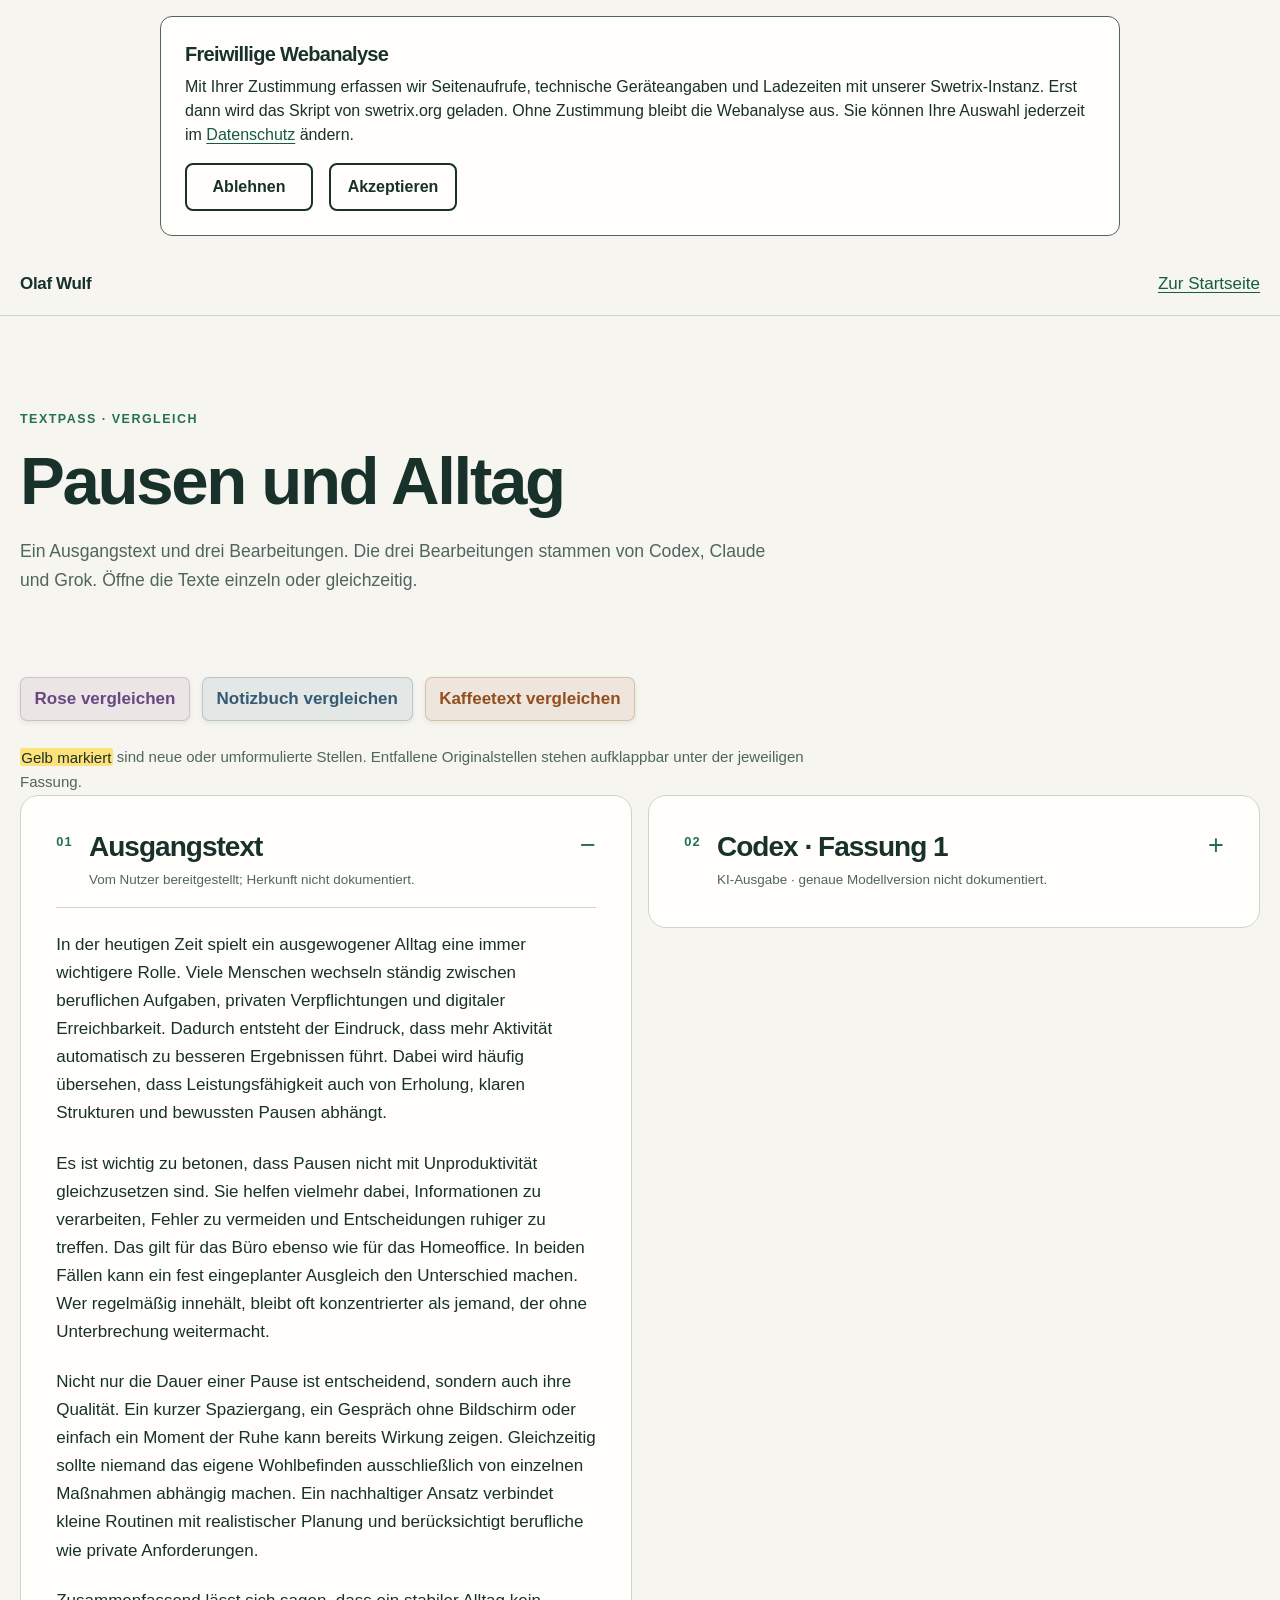
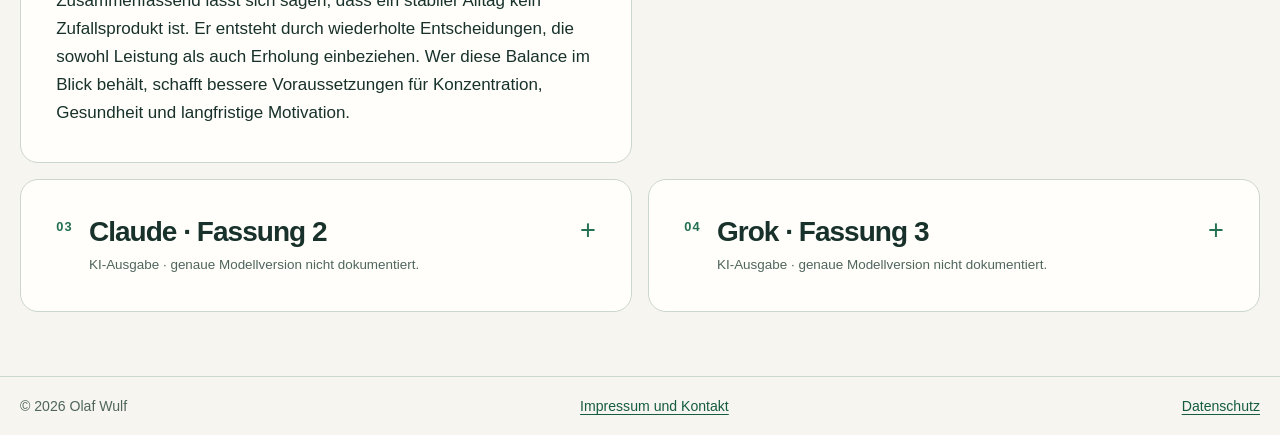
<file: pausen-vergleich.html>
<!doctype html>
<html lang="de">
  <head>
    <meta charset="utf-8">
    <meta name="viewport" content="width=device-width, initial-scale=1">
    <meta name="description" content="Ein Ausgangstext über Pausen und drei KI-Bearbeitungen im direkten Vergleich.">
    <meta name="author" content="Olaf Wulf">
    <title>Textvergleich: Pausen und Alltag — Olaf Wulf</title>
    <link rel="canonical" href="https://olwulf-commits.github.io/pausen-vergleich.html">
    <meta property="og:type" content="article">
    <meta property="og:locale" content="de_DE">
    <meta property="og:site_name" content="Olaf Wulf">
    <meta property="og:title" content="Textvergleich: Pausen und Alltag — Olaf Wulf">
    <meta property="og:description" content="Ein Ausgangstext über Pausen und drei KI-Bearbeitungen im direkten Vergleich.">
    <meta property="og:url" content="https://olwulf-commits.github.io/pausen-vergleich.html">
    <meta property="og:image" content="https://olwulf-commits.github.io/og-image.png">
    <meta property="og:image:width" content="1200">
    <meta property="og:image:height" content="630">
    <meta property="og:image:alt" content="TextPass und QuellPass – Olaf Wulf">
    <meta name="twitter:card" content="summary_large_image">
    <style>
      :root { color-scheme: light; --ink:#18312b; --muted:#4f655d; --paper:#f6f5ef; --card:#fffefa; --line:#cbd6cd; --accent:#237052; }
      * { box-sizing:border-box; }
      body { margin:0; background:var(--paper); color:var(--ink); font:17px/1.65 -apple-system,BlinkMacSystemFont,"Segoe UI",sans-serif; }
      a { color:#155c42; text-underline-offset:.2em; }
      a:focus-visible { outline:3px solid var(--accent); outline-offset:4px; }
      .wrap { width:min(100% - 2.5rem,1240px); margin-inline:auto; }
      header,footer { border-bottom:1px solid var(--line); }
      .nav,.foot { display:flex; align-items:center; justify-content:space-between; gap:1rem; flex-wrap:wrap; padding-block:1.1rem; }
      .brand { font-weight:700; letter-spacing:-.02em; text-decoration:none; color:var(--ink); }
      .hero { padding-block:clamp(3rem,7vw,5rem) 2.5rem; }
      .eyebrow { margin:0 0:.7rem; color:var(--accent); font-size:.78rem; font-weight:700; letter-spacing:.12em; text-transform:uppercase; }
      h1,h2 { line-height:1.16; letter-spacing:-.035em; }
      h1 { margin:0; font-size:clamp(2.4rem,6vw,4.2rem); }
      .lead { max-width:760px; color:var(--muted); font-size:1.1rem; }
      .versions { display:grid; grid-template-columns:repeat(2,minmax(0,1fr)); gap:1rem; align-items:start; padding-bottom:4rem; }
      .version { padding:clamp(1.4rem,3vw,2.2rem); background:var(--card); border:1px solid var(--line); border-radius:18px; scroll-margin-top:1rem; }
      .version-head { display:flex; align-items:flex-start; gap:1rem; cursor:pointer; list-style:none; }
      .version-head::-webkit-details-marker { display:none; }
      .version-head::after { content:"+"; margin-left:auto; color:var(--accent); font-size:1.7rem; line-height:1; }
      .version[open] .version-head { padding-bottom:1rem; border-bottom:1px solid var(--line); }
      .version[open] .version-head::after { content:"−"; }
      .version-head:focus-visible { outline:3px solid var(--accent); outline-offset:4px; border-radius:4px; }
      .count { color:var(--accent); font-size:.8rem; font-weight:700; letter-spacing:.1em; }
      h2 { margin:0; font-size:1.75rem; }
      .meta { margin:.35rem 0 0; color:var(--muted); font-size:.84rem; }
      .version-body p { margin:1.4rem 0 0; }
      mark.changed { background:#ffe17a; color:#18312b; padding:.04em .08em; border-radius:.18em; -webkit-box-decoration-break:clone; box-decoration-break:clone; }
      .legend { max-width:800px; margin:1rem 0 0; color:var(--muted); font-size:.94rem; }
      .legend mark { white-space:nowrap; }
      .omissions { margin-top:1.4rem; padding:1rem 1.1rem; background:#faf7ed; border:1px solid var(--line); border-radius:10px; }
      .omissions summary { cursor:pointer; color:var(--ink); font-weight:650; }
      .omissions summary:focus-visible { outline:3px solid var(--accent); outline-offset:4px; }
      .omissions p { margin:.8rem 0 0; font-size:.93rem; }
      .omissions del { background:#f6d5c8; color:#552b21; padding:.03em .06em; -webkit-box-decoration-break:clone; box-decoration-break:clone; }
      .foot { color:var(--muted); font-size:.88rem; }
      footer { border-top:1px solid var(--line); border-bottom:0; }
      @media(max-width:800px) { .versions { grid-template-columns:1fr; } }
      .comparison-links { display: flex; flex-wrap: wrap; gap: .75rem; margin-block: 1.5rem; }
      .comparison-links a {
        display: inline-flex; align-items: center; min-height: 44px; max-width: 100%;
        padding: .45rem .85rem; border: 1px solid var(--label-border); border-radius: 7px;
        background: var(--label-bg); color: var(--label-ink); font-weight: 650;
        text-decoration: none; box-shadow: 0 2px 5px rgb(24 49 43 / 8%);
      }
      .comparison-links a:hover { text-decoration: underline; box-shadow: 0 2px 7px rgb(24 49 43 / 15%); }
      .comparison-links .rose { --label-bg: rgb(139 102 151 / 10%); --label-border: rgb(139 102 151 / 30%); --label-ink: #694783; }
      .comparison-links .notebook { --label-bg: rgb(52 101 137 / 9%); --label-border: rgb(52 101 137 / 25%); --label-ink: #355a73; }
      .comparison-links .pause { --label-bg: rgb(0 151 136 / 8%); --label-border: rgb(0 151 136 / 28%); --label-ink: #007f73; }
      .comparison-links .coffee { --label-bg: rgb(166 91 35 / 9%); --label-border: rgb(166 91 35 / 28%); --label-ink: #934d1e; }
      .comparison-links a[aria-current="page"] { border-width: 2px; text-decoration: underline; }
    </style>
  <link rel="stylesheet" href="analytics-consent.css"><script src="analytics-consent.js" defer></script></head>
  <body>
<section id="analytics-choice" aria-labelledby="analytics-choice-title" hidden>
<h2 id="analytics-choice-title">Freiwillige Webanalyse</h2>
<p>Mit Ihrer Zustimmung erfassen wir Seitenaufrufe, technische Geräteangaben und Ladezeiten mit unserer Swetrix-Instanz. Erst dann wird das Skript von swetrix.org geladen. Ohne Zustimmung bleibt die Webanalyse aus. Sie können Ihre Auswahl jederzeit im <a href="datenschutz.html#analytics-choice">Datenschutz</a> ändern.</p>
<p id="analytics-status" aria-live="polite"></p>
<div class="qp-actions"><button type="button" data-analytics-choice="denied">Ablehnen</button><button type="button" data-analytics-choice="granted">Akzeptieren</button></div>
</section>

    <header><div class="wrap nav"><a class="brand" href="index.html">Olaf Wulf</a><a href="index.html">Zur Startseite</a></div></header>
    <main class="wrap">
      <div class="hero">
        <p class="eyebrow">TextPass · Vergleich</p>
        <h1>Pausen und Alltag</h1>
        <p class="lead">Ein Ausgangstext und drei Bearbeitungen. Die drei Bearbeitungen stammen von Codex, Claude und Grok. Öffne die Texte einzeln oder gleichzeitig.</p>
      </div>
      <nav class="comparison-links" aria-label="Weitere Textvergleiche">
        <a class="rose" href="rose-vergleich.html">Rose vergleichen</a>
        <a class="notebook" href="notizbuch-vergleich.html">Notizbuch vergleichen</a>
        <a class="coffee" href="kaffee-vergleich.html">Kaffeetext vergleichen</a>
      </nav>
      <p class="legend"><mark class="changed">Gelb markiert</mark> sind neue oder umformulierte Stellen. Entfallene Originalstellen stehen aufklappbar unter der jeweiligen Fassung.</p>
      <section class="versions" aria-label="Textfassungen">
      <details class="version" id="fassung-0" open>
        <summary class="version-head"><span class="count">01</span><div><h2 id="titel-0">Ausgangstext</h2><p class="meta">Vom Nutzer bereitgestellt; Herkunft nicht dokumentiert.</p></div></summary>
        <div class="version-body">
          <p>In der heutigen Zeit spielt ein ausgewogener Alltag eine immer wichtigere Rolle. Viele Menschen wechseln ständig zwischen beruflichen Aufgaben, privaten Verpflichtungen und digitaler Erreichbarkeit. Dadurch entsteht der Eindruck, dass mehr Aktivität automatisch zu besseren Ergebnissen führt. Dabei wird häufig übersehen, dass Leistungsfähigkeit auch von Erholung, klaren Strukturen und bewussten Pausen abhängt.</p>
          <p>Es ist wichtig zu betonen, dass Pausen nicht mit Unproduktivität gleichzusetzen sind. Sie helfen vielmehr dabei, Informationen zu verarbeiten, Fehler zu vermeiden und Entscheidungen ruhiger zu treffen. Das gilt für das Büro ebenso wie für das Homeoffice. In beiden Fällen kann ein fest eingeplanter Ausgleich den Unterschied machen. Wer regelmäßig innehält, bleibt oft konzentrierter als jemand, der ohne Unterbrechung weitermacht.</p>
          <p>Nicht nur die Dauer einer Pause ist entscheidend, sondern auch ihre Qualität. Ein kurzer Spaziergang, ein Gespräch ohne Bildschirm oder einfach ein Moment der Ruhe kann bereits Wirkung zeigen. Gleichzeitig sollte niemand das eigene Wohlbefinden ausschließlich von einzelnen Maßnahmen abhängig machen. Ein nachhaltiger Ansatz verbindet kleine Routinen mit realistischer Planung und berücksichtigt berufliche wie private Anforderungen.</p>
          <p>Zusammenfassend lässt sich sagen, dass ein stabiler Alltag kein Zufallsprodukt ist. Er entsteht durch wiederholte Entscheidungen, die sowohl Leistung als auch Erholung einbeziehen. Wer diese Balance im Blick behält, schafft bessere Voraussetzungen für Konzentration, Gesundheit und langfristige Motivation.</p>
        </div>
      </details>
      <details class="version" id="fassung-1">
        <summary class="version-head"><span class="count">02</span><div><h2 id="titel-1">Codex · Fassung 1</h2><p class="meta">KI-Ausgabe · genaue Modellversion nicht dokumentiert.</p></div></summary>
        <div class="version-body">
          <p>Viele Menschen wechseln <mark class="changed" title="Gegenüber dem Ausgangstext geändert">im Alltag </mark>zwischen beruflichen Aufgaben, privaten Verpflichtungen und digitaler Erreichbarkeit. <mark class="changed" title="Gegenüber dem Ausgangstext geändert">Dabei kann </mark>der <mark class="changed" title="Gegenüber dem Ausgangstext geändert">Eindruck entstehen, </mark>mehr Aktivität <mark class="changed" title="Gegenüber dem Ausgangstext geändert">führe </mark>automatisch zu besseren <mark class="changed" title="Gegenüber dem Ausgangstext geändert">Ergebnissen. Doch </mark>Leistungsfähigkeit <mark class="changed" title="Gegenüber dem Ausgangstext geändert">hängt </mark>auch von Erholung, klaren Strukturen und bewussten Pausen <mark class="changed" title="Gegenüber dem Ausgangstext geändert">ab.</mark></p>
          <p>Pausen <mark class="changed" title="Gegenüber dem Ausgangstext geändert">sind </mark>nicht mit Unproduktivität <mark class="changed" title="Gegenüber dem Ausgangstext geändert">gleichzusetzen. </mark>Sie <mark class="changed" title="Gegenüber dem Ausgangstext geändert">helfen, </mark>Informationen zu verarbeiten, Fehler zu vermeiden und Entscheidungen ruhiger zu treffen. Das gilt <mark class="changed" title="Gegenüber dem Ausgangstext geändert">im </mark>Büro ebenso wie <mark class="changed" title="Gegenüber dem Ausgangstext geändert">im </mark>Homeoffice. In beiden Fällen kann ein fest eingeplanter Ausgleich <mark class="changed" title="Gegenüber dem Ausgangstext geändert">einen </mark>Unterschied machen. Wer regelmäßig innehält, bleibt oft konzentrierter als jemand, der ohne Unterbrechung weitermacht.</p>
          <p><mark class="changed" title="Gegenüber dem Ausgangstext geändert">Dabei zählt nicht </mark>nur die Dauer einer <mark class="changed" title="Gegenüber dem Ausgangstext geändert">Pause, </mark>sondern auch ihre Qualität. Ein kurzer Spaziergang, ein Gespräch ohne Bildschirm oder ein Moment der Ruhe kann bereits Wirkung zeigen. <mark class="changed" title="Gegenüber dem Ausgangstext geändert">Das </mark>eigene Wohlbefinden <mark class="changed" title="Gegenüber dem Ausgangstext geändert">sollte jedoch nicht </mark>von <mark class="changed" title="Gegenüber dem Ausgangstext geändert">einer </mark>einzelnen <mark class="changed" title="Gegenüber dem Ausgangstext geändert">Maßnahme abhängen. </mark>Ein nachhaltiger Ansatz verbindet kleine Routinen mit realistischer Planung und berücksichtigt berufliche wie private Anforderungen.</p>
          <p><mark class="changed" title="Gegenüber dem Ausgangstext geändert">Ein </mark>stabiler Alltag <mark class="changed" title="Gegenüber dem Ausgangstext geändert">entsteht nicht von selbst. </mark>Er <mark class="changed" title="Gegenüber dem Ausgangstext geändert">entwickelt sich </mark>durch wiederholte Entscheidungen, die Leistung <mark class="changed" title="Gegenüber dem Ausgangstext geändert">und </mark>Erholung einbeziehen. Wer diese Balance im Blick behält, schafft bessere Voraussetzungen für Konzentration, Gesundheit und langfristige Motivation.</p>
          <details class="omissions"><summary>Entfallene oder ersetzte Originalstellen</summary>
            <p><strong>Absatz 1:</strong> <del>In der heutigen Zeit spielt ein ausgewogener Alltag eine immer wichtigere Rolle.</del> · <del>ständig</del> · <del>Dadurch entsteht</del> · <del>Eindruck, dass</del> · <del>Ergebnissen führt. Dabei wird häufig übersehen, dass</del> · <del>abhängt.</del></p>
            <p><strong>Absatz 2:</strong> <del>Es ist wichtig zu betonen, dass</del> · <del>gleichzusetzen sind.</del> · <del>helfen vielmehr dabei,</del> · <del>für das</del> · <del>für das</del> · <del>den</del></p>
            <p><strong>Absatz 3:</strong> <del>Nicht</del> · <del>Pause ist entscheidend,</del> · <del>einfach</del> · <del>Gleichzeitig sollte niemand das</del> · <del>ausschließlich</del> · <del>Maßnahmen abhängig machen.</del></p>
            <p><strong>Absatz 4:</strong> <del>Zusammenfassend lässt sich sagen, dass ein</del> · <del>kein Zufallsprodukt ist.</del> · <del>entsteht</del> · <del>sowohl</del> · <del>als auch</del></p>
          </details>
        </div>
      </details>
      <details class="version" id="fassung-2">
        <summary class="version-head"><span class="count">03</span><div><h2 id="titel-2">Claude · Fassung 2</h2><p class="meta">KI-Ausgabe · genaue Modellversion nicht dokumentiert.</p></div></summary>
        <div class="version-body">
          <p><mark class="changed" title="Gegenüber dem Ausgangstext geändert">Ein </mark>ausgewogener Alltag <mark class="changed" title="Gegenüber dem Ausgangstext geändert">wird </mark>immer <mark class="changed" title="Gegenüber dem Ausgangstext geändert">wichtiger. </mark>Viele Menschen wechseln ständig zwischen beruflichen Aufgaben, privaten Verpflichtungen und digitaler Erreichbarkeit. Dadurch entsteht der Eindruck, mehr Aktivität <mark class="changed" title="Gegenüber dem Ausgangstext geändert">führe </mark>automatisch zu besseren <mark class="changed" title="Gegenüber dem Ausgangstext geändert">Ergebnissen. </mark>Dabei wird <mark class="changed" title="Gegenüber dem Ausgangstext geändert">oft </mark>übersehen, dass Leistungsfähigkeit auch von Erholung, klaren Strukturen und bewussten Pausen abhängt.</p>
          <p>Pausen <mark class="changed" title="Gegenüber dem Ausgangstext geändert">sind </mark>nicht mit Unproduktivität <mark class="changed" title="Gegenüber dem Ausgangstext geändert">gleichzusetzen. </mark>Sie helfen dabei, Informationen zu verarbeiten, Fehler zu vermeiden und Entscheidungen ruhiger zu treffen. <mark class="changed" title="Gegenüber dem Ausgangstext geändert">Im Büro </mark>gilt das ebenso wie <mark class="changed" title="Gegenüber dem Ausgangstext geändert">im Homeoffice, und in </mark>beiden kann ein fest eingeplanter Ausgleich den <mark class="changed" title="Gegenüber dem Ausgangstext geändert">Ausschlag geben. </mark>Wer regelmäßig innehält, bleibt oft konzentrierter als jemand, der ohne Unterbrechung weitermacht.</p>
          <p><mark class="changed" title="Gegenüber dem Ausgangstext geändert">Entscheidend ist nicht </mark>nur die Dauer einer <mark class="changed" title="Gegenüber dem Ausgangstext geändert">Pause, </mark>sondern auch ihre Qualität. Ein kurzer Spaziergang, ein Gespräch ohne Bildschirm oder einfach ein Moment der Ruhe <mark class="changed" title="Gegenüber dem Ausgangstext geändert">können schon wirken. Zugleich </mark>sollte niemand <mark class="changed" title="Gegenüber dem Ausgangstext geändert">sein </mark>Wohlbefinden <mark class="changed" title="Gegenüber dem Ausgangstext geändert">allein </mark>von einzelnen Maßnahmen abhängig machen. <mark class="changed" title="Gegenüber dem Ausgangstext geändert">Nachhaltig ist, was </mark>kleine Routinen mit realistischer Planung <mark class="changed" title="Gegenüber dem Ausgangstext geändert">verbindet </mark>und berufliche wie private <mark class="changed" title="Gegenüber dem Ausgangstext geändert">Anforderungen berücksichtigt.</mark></p>
          <p><mark class="changed" title="Gegenüber dem Ausgangstext geändert">Ein </mark>stabiler Alltag <mark class="changed" title="Gegenüber dem Ausgangstext geändert">ist </mark>kein <mark class="changed" title="Gegenüber dem Ausgangstext geändert">Zufallsprodukt. </mark>Er entsteht durch wiederholte Entscheidungen, die Leistung <mark class="changed" title="Gegenüber dem Ausgangstext geändert">und </mark>Erholung <mark class="changed" title="Gegenüber dem Ausgangstext geändert">gleichermaßen </mark>einbeziehen. Wer diese Balance im Blick behält, schafft bessere Voraussetzungen für Konzentration, Gesundheit und langfristige Motivation.</p>
          <details class="omissions"><summary>Entfallene oder ersetzte Originalstellen</summary>
            <p><strong>Absatz 1:</strong> <del>In der heutigen Zeit spielt ein</del> · <del>eine</del> · <del>wichtigere Rolle.</del> · <del>dass</del> · <del>Ergebnissen führt.</del> · <del>häufig</del></p>
            <p><strong>Absatz 2:</strong> <del>Es ist wichtig zu betonen, dass</del> · <del>gleichzusetzen sind.</del> · <del>vielmehr</del> · <del>Das</del> · <del>für</del> · <del>Büro</del> · <del>für das Homeoffice. In</del> · <del>Fällen</del> · <del>Unterschied machen.</del></p>
            <p><strong>Absatz 3:</strong> <del>Nicht</del> · <del>Pause ist entscheidend,</del> · <del>kann bereits Wirkung zeigen. Gleichzeitig</del> · <del>das eigene</del> · <del>ausschließlich</del> · <del>Ein nachhaltiger Ansatz verbindet</del> · <del>berücksichtigt</del> · <del>Anforderungen.</del></p>
            <p><strong>Absatz 4:</strong> <del>Zusammenfassend lässt sich sagen, dass ein</del> · <del>Zufallsprodukt ist.</del> · <del>sowohl</del> · <del>als auch</del></p>
          </details>
        </div>
      </details>
      <details class="version" id="fassung-3">
        <summary class="version-head"><span class="count">04</span><div><h2 id="titel-3">Grok · Fassung 3</h2><p class="meta">KI-Ausgabe · genaue Modellversion nicht dokumentiert.</p></div></summary>
        <div class="version-body">
          <p><mark class="changed" title="Gegenüber dem Ausgangstext geändert">Viele Menschen wechseln in </mark>der heutigen Zeit ständig zwischen beruflichen Aufgaben, privaten Verpflichtungen und digitaler Erreichbarkeit. Dadurch entsteht der Eindruck, mehr Aktivität <mark class="changed" title="Gegenüber dem Ausgangstext geändert">führe </mark>automatisch zu besseren <mark class="changed" title="Gegenüber dem Ausgangstext geändert">Ergebnissen. Häufig übersehen wird, </mark>dass Leistungsfähigkeit auch von Erholung, klaren Strukturen und bewussten Pausen <mark class="changed" title="Gegenüber dem Ausgangstext geändert">abhängt. Ein ausgewogener Alltag wird damit immer wichtiger.</mark></p>
          <p>Pausen <mark class="changed" title="Gegenüber dem Ausgangstext geändert">sind </mark>nicht mit Unproduktivität <mark class="changed" title="Gegenüber dem Ausgangstext geändert">gleichzusetzen. </mark>Sie <mark class="changed" title="Gegenüber dem Ausgangstext geändert">helfen, </mark>Informationen zu verarbeiten, Fehler zu vermeiden und Entscheidungen ruhiger zu treffen. Das gilt für das Büro ebenso wie für das Homeoffice. In beiden Fällen kann ein fest eingeplanter Ausgleich den Unterschied machen. Wer regelmäßig innehält, bleibt oft konzentrierter als jemand, der ohne Unterbrechung weitermacht.</p>
          <p><mark class="changed" title="Gegenüber dem Ausgangstext geändert">Die </mark>Dauer einer Pause ist <mark class="changed" title="Gegenüber dem Ausgangstext geändert">nicht allein entscheidend. Ihre Qualität ist es ebenso. </mark>Ein kurzer Spaziergang, ein Gespräch ohne Bildschirm oder einfach ein Moment der Ruhe kann bereits Wirkung zeigen. Gleichzeitig sollte niemand das eigene Wohlbefinden ausschließlich von einzelnen Maßnahmen abhängig machen. Ein nachhaltiger Ansatz verbindet kleine Routinen mit realistischer Planung und berücksichtigt berufliche wie private Anforderungen.</p>
          <p><mark class="changed" title="Gegenüber dem Ausgangstext geändert">Ein </mark>stabiler Alltag <mark class="changed" title="Gegenüber dem Ausgangstext geändert">ist </mark>kein <mark class="changed" title="Gegenüber dem Ausgangstext geändert">Zufallsprodukt. </mark>Er entsteht durch wiederholte Entscheidungen, die sowohl Leistung als auch Erholung einbeziehen. Wer diese Balance im Blick behält, schafft bessere Voraussetzungen für Konzentration, Gesundheit und langfristige Motivation.</p>
          <details class="omissions"><summary>Entfallene oder ersetzte Originalstellen</summary>
            <p><strong>Absatz 1:</strong> <del>In</del> · <del>spielt ein ausgewogener Alltag eine immer wichtigere Rolle. Viele Menschen wechseln</del> · <del>dass</del> · <del>Ergebnissen führt. Dabei wird häufig übersehen,</del> · <del>abhängt.</del></p>
            <p><strong>Absatz 2:</strong> <del>Es ist wichtig zu betonen, dass</del> · <del>gleichzusetzen sind.</del> · <del>helfen vielmehr dabei,</del></p>
            <p><strong>Absatz 3:</strong> <del>Nicht nur die</del> · <del>entscheidend, sondern auch ihre Qualität.</del></p>
            <p><strong>Absatz 4:</strong> <del>Zusammenfassend lässt sich sagen, dass ein</del> · <del>Zufallsprodukt ist.</del></p>
          </details>
        </div>
      </details>
      </section>
    </main>
    <footer><div class="wrap foot"><span>© 2026 Olaf Wulf</span><a href="index.html#impressum">Impressum und Kontakt</a><a href="datenschutz.html">Datenschutz</a></div></footer>
  </body>
</html>
</file>
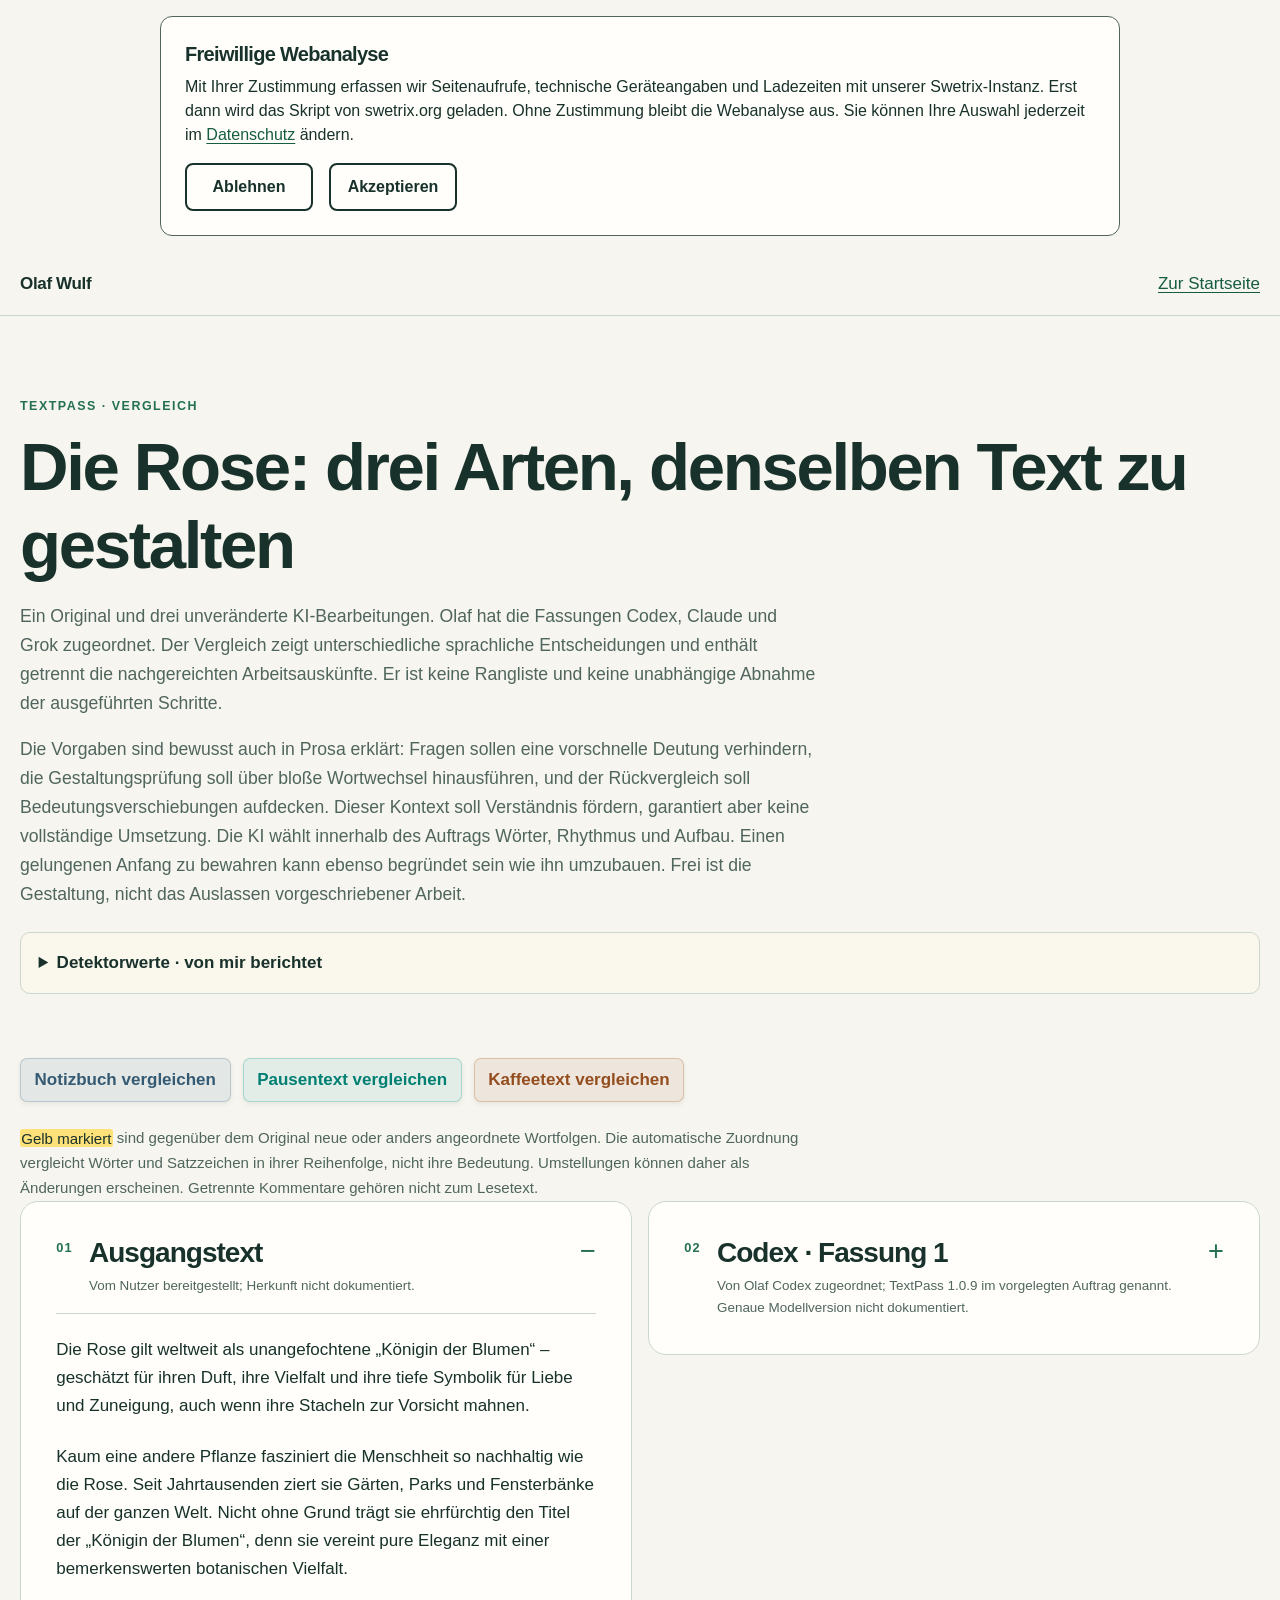
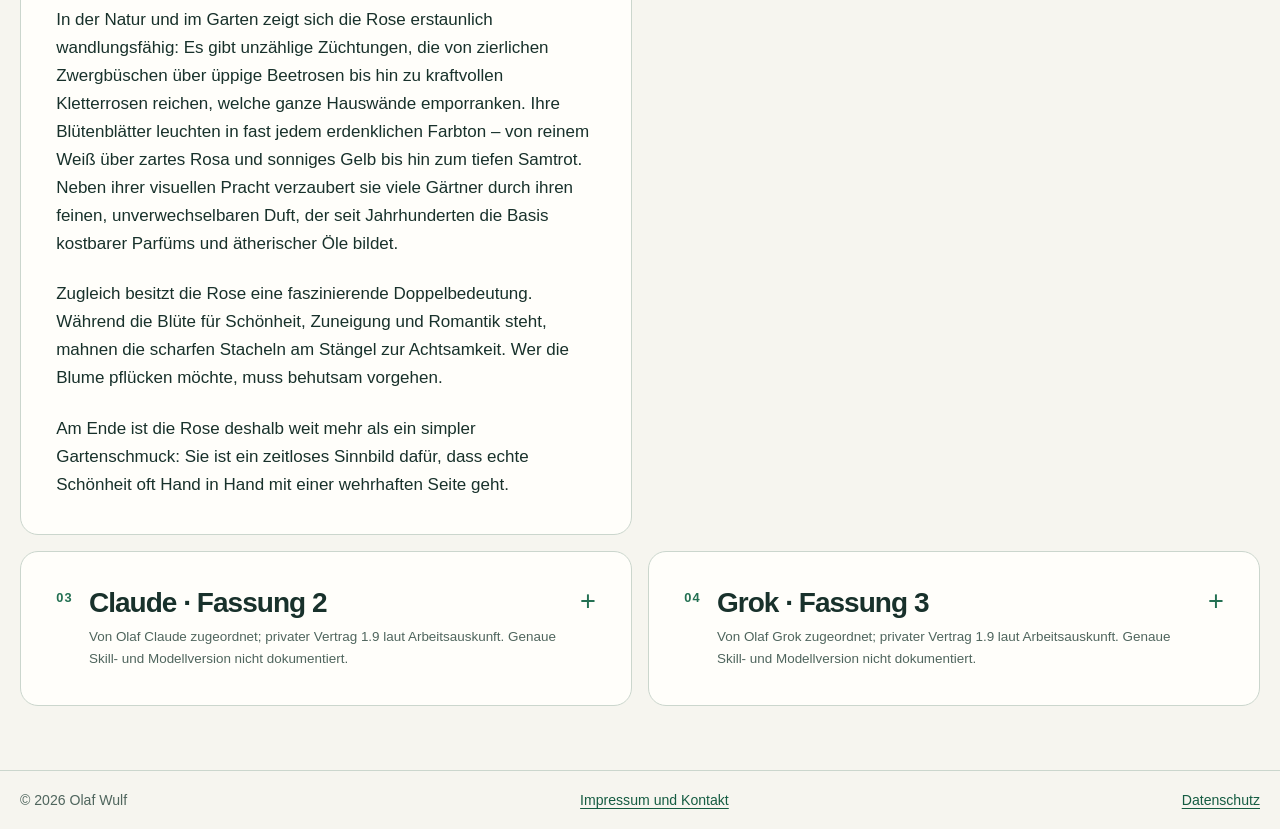
<file: rose-vergleich.html>
<!doctype html>
<html lang="de">
  <head>
    <meta charset="utf-8">
    <meta name="viewport" content="width=device-width, initial-scale=1">
    <meta name="description" content="Ein Ausgangstext über die Rose und drei KI-Bearbeitungen mit getrennten Arbeitsauskünften im direkten Vergleich.">
    <meta name="author" content="Olaf Wulf">
    <title>Textvergleich: Rose — Olaf Wulf</title>
    <link rel="canonical" href="https://olwulf-commits.github.io/rose-vergleich.html">
    <meta property="og:type" content="article">
    <meta property="og:locale" content="de_DE">
    <meta property="og:site_name" content="Olaf Wulf">
    <meta property="og:title" content="Textvergleich: Rose — Olaf Wulf">
    <meta property="og:description" content="Ein Ausgangstext über die Rose und drei KI-Bearbeitungen mit getrennten Arbeitsauskünften im direkten Vergleich.">
    <meta property="og:url" content="https://olwulf-commits.github.io/rose-vergleich.html">
    <meta property="og:image" content="https://olwulf-commits.github.io/og-image.png">
    <meta property="og:image:width" content="1200">
    <meta property="og:image:height" content="630">
    <meta property="og:image:alt" content="TextPass und QuellPass – Olaf Wulf">
    <meta name="twitter:card" content="summary_large_image">
    <style>
      :root { color-scheme:light; --ink:#18312b; --muted:#4f655d; --paper:#f6f5ef; --card:#fffefa; --line:#cbd6cd; --accent:#237052; }
      * { box-sizing:border-box; }
      body { margin:0; background:var(--paper); color:var(--ink); font:17px/1.65 -apple-system,BlinkMacSystemFont,"Segoe UI",sans-serif; }
      a { color:#155c42; text-underline-offset:.2em; }
      a:focus-visible { outline:3px solid var(--accent); outline-offset:4px; }
      .wrap { width:min(100% - 2.5rem,1240px); margin-inline:auto; }
      header,footer { border-bottom:1px solid var(--line); }
      .nav,.foot { display:flex; align-items:center; justify-content:space-between; gap:1rem; flex-wrap:wrap; padding-block:1.1rem; }
      .brand { font-weight:700; letter-spacing:-.02em; text-decoration:none; color:var(--ink); }
      .hero { padding-block:clamp(3rem,7vw,5rem) 2.5rem; }
      .eyebrow { margin:0 0 .7rem; color:var(--accent); font-size:.78rem; font-weight:700; letter-spacing:.12em; text-transform:uppercase; }
      h1,h2 { line-height:1.16; letter-spacing:-.035em; }
      h1 { margin:0; font-size:clamp(2.4rem,6vw,4.2rem); }
      .lead { max-width:800px; color:var(--muted); font-size:1.1rem; }
      .versions { display:grid; grid-template-columns:repeat(2,minmax(0,1fr)); gap:1rem; align-items:start; padding-bottom:4rem; }
      .version { padding:clamp(1.4rem,3vw,2.2rem); background:var(--card); border:1px solid var(--line); border-radius:18px; scroll-margin-top:1rem; }
      .version-head { display:flex; align-items:flex-start; gap:1rem; cursor:pointer; list-style:none; }
      .version-head::-webkit-details-marker { display:none; }
      .version-head::after { content:"+"; margin-left:auto; color:var(--accent); font-size:1.7rem; line-height:1; }
      .version[open] .version-head { padding-bottom:1rem; border-bottom:1px solid var(--line); }
      .version[open] .version-head::after { content:"−"; }
      .version-head:focus-visible { outline:3px solid var(--accent); outline-offset:4px; border-radius:4px; }
      .count { color:var(--accent); font-size:.8rem; font-weight:700; letter-spacing:.1em; }
      h2 { margin:0; font-size:1.75rem; }
      .meta { margin:.35rem 0 0; color:var(--muted); font-size:.84rem; }
      .version-body p { margin:1.4rem 0 0; }
      mark.changed { background:#ffe17a; color:#18312b; padding:.04em .08em; border-radius:.18em; -webkit-box-decoration-break:clone; box-decoration-break:clone; }
      .legend { max-width:800px; margin:1rem 0 0; color:var(--muted); font-size:.94rem; }
      .omissions { margin-top:1.4rem; padding:1rem 1.1rem; background:#faf7ed; border:1px solid var(--line); border-radius:10px; }
      .omissions summary { cursor:pointer; color:var(--ink); font-weight:650; }
      .omissions summary:focus-visible { outline:3px solid var(--accent); outline-offset:4px; }
      .omissions p { margin:.8rem 0 0; font-size:.93rem; }
      .omissions del { background:#f6d5c8; color:#552b21; padding:.03em .06em; -webkit-box-decoration-break:clone; box-decoration-break:clone; }
      .foot { color:var(--muted); font-size:.88rem; }
      footer { border-top:1px solid var(--line); border-bottom:0; }
      @media(max-width:800px) { .versions { grid-template-columns:1fr; } }
      .comparison-links { display: flex; flex-wrap: wrap; gap: .75rem; margin-block: 1.5rem; }
      .comparison-links a {
        display: inline-flex; align-items: center; min-height: 44px; max-width: 100%;
        padding: .45rem .85rem; border: 1px solid var(--label-border); border-radius: 7px;
        background: var(--label-bg); color: var(--label-ink); font-weight: 650;
        text-decoration: none; box-shadow: 0 2px 5px rgb(24 49 43 / 8%);
      }
      .comparison-links a:hover { text-decoration: underline; box-shadow: 0 2px 7px rgb(24 49 43 / 15%); }
      .comparison-links .rose { --label-bg: rgb(139 102 151 / 10%); --label-border: rgb(139 102 151 / 30%); --label-ink: #694783; }
      .comparison-links .notebook { --label-bg: rgb(52 101 137 / 9%); --label-border: rgb(52 101 137 / 25%); --label-ink: #355a73; }
      .comparison-links .pause { --label-bg: rgb(0 151 136 / 8%); --label-border: rgb(0 151 136 / 28%); --label-ink: #007f73; }
      .comparison-links .coffee { --label-bg: rgb(166 91 35 / 9%); --label-border: rgb(166 91 35 / 28%); --label-ink: #934d1e; }
      .comparison-links a[aria-current="page"] { border-width: 2px; text-decoration: underline; }
    </style>
  <link rel="stylesheet" href="analytics-consent.css"><script src="analytics-consent.js" defer></script></head>
  <body>
<section id="analytics-choice" aria-labelledby="analytics-choice-title" hidden>
<h2 id="analytics-choice-title">Freiwillige Webanalyse</h2>
<p>Mit Ihrer Zustimmung erfassen wir Seitenaufrufe, technische Geräteangaben und Ladezeiten mit unserer Swetrix-Instanz. Erst dann wird das Skript von swetrix.org geladen. Ohne Zustimmung bleibt die Webanalyse aus. Sie können Ihre Auswahl jederzeit im <a href="datenschutz.html#analytics-choice">Datenschutz</a> ändern.</p>
<p id="analytics-status" aria-live="polite"></p>
<div class="qp-actions"><button type="button" data-analytics-choice="denied">Ablehnen</button><button type="button" data-analytics-choice="granted">Akzeptieren</button></div>
</section>

    <header><div class="wrap nav"><a class="brand" href="index.html">Olaf Wulf</a><a href="index.html">Zur Startseite</a></div></header>
    <main class="wrap">
      <div class="hero">
        <p class="eyebrow">TextPass · Vergleich</p>
        <h1>Die Rose: drei Arten, denselben Text zu gestalten</h1>
        <p class="lead">Ein Original und drei unveränderte KI-Bearbeitungen. Olaf hat die Fassungen Codex, Claude und Grok zugeordnet. Der Vergleich zeigt unterschiedliche sprachliche Entscheidungen und enthält getrennt die nachgereichten Arbeitsauskünfte. Er ist keine Rangliste und keine unabhängige Abnahme der ausgeführten Schritte.</p>
        <p class="lead">Die Vorgaben sind bewusst auch in Prosa erklärt: Fragen sollen eine vorschnelle Deutung verhindern, die Gestaltungsprüfung soll über bloße Wortwechsel hinausführen, und der Rückvergleich soll Bedeutungsverschiebungen aufdecken. Dieser Kontext soll Verständnis fördern, garantiert aber keine vollständige Umsetzung. Die KI wählt innerhalb des Auftrags Wörter, Rhythmus und Aufbau. Einen gelungenen Anfang zu bewahren kann ebenso begründet sein wie ihn umzubauen. Frei ist die Gestaltung, nicht das Auslassen vorgeschriebener Arbeit.</p>
        <details class="omissions"><summary>Detektorwerte · von mir berichtet</summary><p>Codex: 0,7 Prozent; Claude: 1,7 Prozent; Grok: 22,57 Prozent möglicher KI-Anteil nach meinem Bericht. Anbieter, Version, vollständige Testeingaben und Messprotokolle sind für diesen Rosenvergleich nicht dokumentiert. Die Werte sind keine unabhängige Qualitätsmessung und kein Nachweis für menschliche Herkunft oder vollständige Skill-Anwendung. Ein Zusammenhang mit ausgelassenen Schritten ist damit nicht belegt.</p></details>
      </div>
      <nav class="comparison-links" aria-label="Weitere Textvergleiche">
        <a class="notebook" href="notizbuch-vergleich.html">Notizbuch vergleichen</a>
        <a class="pause" href="pausen-vergleich.html">Pausentext vergleichen</a>
        <a class="coffee" href="kaffee-vergleich.html">Kaffeetext vergleichen</a>
      </nav>
      <p class="legend"><mark class="changed">Gelb markiert</mark> sind gegenüber dem Original neue oder anders angeordnete Wortfolgen. Die automatische Zuordnung vergleicht Wörter und Satzzeichen in ihrer Reihenfolge, nicht ihre Bedeutung. Umstellungen können daher als Änderungen erscheinen. Getrennte Kommentare gehören nicht zum Lesetext.</p>
      <section class="versions" aria-label="Textfassungen">
<details class="version" id="fassung-0" open><summary class="version-head"><span class="count">01</span><div><h2>Ausgangstext</h2><p class="meta">Vom Nutzer bereitgestellt; Herkunft nicht dokumentiert.</p></div></summary><div class="version-body"><p>Die Rose gilt weltweit als unangefochtene „Königin der Blumen“ – geschätzt für ihren Duft, ihre Vielfalt und ihre tiefe Symbolik für Liebe und Zuneigung, auch wenn ihre Stacheln zur Vorsicht mahnen.</p>
<p>Kaum eine andere Pflanze fasziniert die Menschheit so nachhaltig wie die Rose. Seit Jahrtausenden ziert sie Gärten, Parks und Fensterbänke auf der ganzen Welt. Nicht ohne Grund trägt sie ehrfürchtig den Titel der „Königin der Blumen“, denn sie vereint pure Eleganz mit einer bemerkenswerten botanischen Vielfalt.</p>
<p>In der Natur und im Garten zeigt sich die Rose erstaunlich wandlungsfähig: Es gibt unzählige Züchtungen, die von zierlichen Zwergbüschen über üppige Beetrosen bis hin zu kraftvollen Kletterrosen reichen, welche ganze Hauswände emporranken. Ihre Blütenblätter leuchten in fast jedem erdenklichen Farbton – von reinem Weiß über zartes Rosa und sonniges Gelb bis hin zum tiefen Samtrot. Neben ihrer visuellen Pracht verzaubert sie viele Gärtner durch ihren feinen, unverwechselbaren Duft, der seit Jahrhunderten die Basis kostbarer Parfüms und ätherischer Öle bildet.</p>
<p>Zugleich besitzt die Rose eine faszinierende Doppelbedeutung. Während die Blüte für Schönheit, Zuneigung und Romantik steht, mahnen die scharfen Stacheln am Stängel zur Achtsamkeit. Wer die Blume pflücken möchte, muss behutsam vorgehen.</p>
<p>Am Ende ist die Rose deshalb weit mehr als ein simpler Gartenschmuck: Sie ist ein zeitloses Sinnbild dafür, dass echte Schönheit oft Hand in Hand mit einer wehrhaften Seite geht.</p></div></details>
<details class="version" id="fassung-1"><summary class="version-head"><span class="count">02</span><div><h2>Codex · Fassung 1</h2><p class="meta">Von Olaf Codex zugeordnet; TextPass 1.0.9 im vorgelegten Auftrag genannt. Genaue Modellversion nicht dokumentiert.</p></div></summary><div class="version-body"><p>Seit Jahrtausenden ziert <mark class="changed">die Rose </mark>Gärten, Parks und Fensterbänke auf der ganzen Welt. <mark class="changed">Sie gilt als unangefochtene </mark>„Königin der Blumen“<mark class="changed">: geschätzt für ihren Duft</mark>, <mark class="changed">ihre </mark>Eleganz und <mark class="changed">Vielfalt</mark>, <mark class="changed">aber auch als Symbol für Liebe und Zuneigung.</mark></p><p><mark class="changed">Ihre Wuchsformen reichen </mark>von zierlichen Zwergbüschen über üppige Beetrosen bis zu <mark class="changed">kräftigen </mark>Kletterrosen, <mark class="changed">die </mark>ganze Hauswände emporranken. <mark class="changed">In Natur und Garten zeigt sie sich wandlungsfähig; unzählige Züchtungen prägen ihre Vielfalt. Die Blüten </mark>leuchten in fast jedem erdenklichen Farbton<mark class="changed">: reinweiß, zartrosa, sonnengelb oder tief samtrot</mark>. <mark class="changed">Viele </mark>Gärtner <mark class="changed">schätzen neben dieser Farbenpracht </mark>ihren feinen, unverwechselbaren Duft<mark class="changed">. Seit </mark>Jahrhunderten <mark class="changed">bildet er </mark>die <mark class="changed">Grundlage </mark>kostbarer Parfüms und ätherischer Öle.</p><p><mark class="changed">Wer </mark>eine <mark class="changed">Rose pflücken möchte, muss behutsam vorgehen</mark>. <mark class="changed">Ihre scharfen Stacheln mahnen zur Vorsicht und bilden einen Gegensatz zur </mark>Blüte<mark class="changed">, die </mark>für Schönheit, Zuneigung und Romantik steht. <mark class="changed">Gerade diese Verbindung macht </mark>die Rose <mark class="changed">zu </mark>mehr als <mark class="changed">einem </mark>Gartenschmuck: <mark class="changed">zu einem zeitlosen </mark>Sinnbild dafür, dass echte Schönheit oft <mark class="changed">eine wehrhafte </mark>Seite <mark class="changed">hat</mark>.</p><details class="omissions"><summary>Entfallene oder ersetzte Originalstellen im Zusammenhang</summary><p class="meta">Rot durchgestrichen sind nicht in derselben Reihenfolge zugeordnete Wortfolgen. Das kann auch eine Umstellung sein, nicht nur eine inhaltliche Auslassung.</p><p><del>Die Rose gilt weltweit als unangefochtene „Königin der Blumen“ – geschätzt für ihren Duft, ihre Vielfalt und ihre tiefe Symbolik für Liebe und Zuneigung, auch wenn ihre Stacheln zur Vorsicht mahnen.</del></p><p><del>Kaum eine andere Pflanze fasziniert die Menschheit so nachhaltig wie die Rose. </del>Seit Jahrtausenden ziert <del>sie </del>Gärten, Parks und Fensterbänke auf der ganzen Welt. <del>Nicht ohne Grund trägt sie ehrfürchtig den Titel der </del>„Königin der Blumen“, <del>denn sie vereint pure </del>Eleganz <del>mit einer bemerkenswerten botanischen Vielfalt.</del></p><p><del>In der Natur </del>und <del>im Garten zeigt sich die Rose erstaunlich wandlungsfähig: Es gibt unzählige Züchtungen</del>, <del>die </del>von zierlichen Zwergbüschen über üppige Beetrosen bis <del>hin </del>zu <del>kraftvollen </del>Kletterrosen <del>reichen</del>, <del>welche </del>ganze Hauswände emporranken. <del>Ihre Blütenblätter </del>leuchten in fast jedem erdenklichen Farbton <del>– von reinem Weiß über zartes Rosa und sonniges Gelb bis hin zum tiefen Samtrot</del>. <del>Neben ihrer visuellen Pracht verzaubert sie viele </del>Gärtner <del>durch </del>ihren feinen, unverwechselbaren Duft<del>, der seit </del>Jahrhunderten die <del>Basis </del>kostbarer Parfüms und ätherischer Öle <del>bildet</del>.</p><p><del>Zugleich besitzt die Rose </del>eine <del>faszinierende Doppelbedeutung</del>. <del>Während die </del>Blüte für Schönheit, Zuneigung und Romantik steht<del>, mahnen die scharfen Stacheln am Stängel zur Achtsamkeit</del>. <del>Wer die Blume pflücken möchte, muss behutsam vorgehen.</del></p><p><del>Am Ende ist </del>die Rose <del>deshalb weit </del>mehr als <del>ein simpler </del>Gartenschmuck: <del>Sie ist ein zeitloses </del>Sinnbild dafür, dass echte Schönheit oft <del>Hand in Hand mit einer wehrhaften </del>Seite <del>geht</del>.</p></details><details class="omissions"><summary>Getrennter Hinweis der Ausgabe</summary><p>Die weltweite, „unangefochtene“ Stellung, die Zeitangaben und die nahezu vollständige Farbvielfalt sind aus der Vorlage übernommen und bleiben ohne Quellenprüfung unbelegt.</p></details></div></details>
<details class="version" id="fassung-2"><summary class="version-head"><span class="count">03</span><div><h2>Claude · Fassung 2</h2><p class="meta">Von Olaf Claude zugeordnet; privater Vertrag 1.9 laut Arbeitsauskunft. Genaue Skill- und Modellversion nicht dokumentiert.</p></div></summary><div class="version-body"><p>Die Rose gilt weltweit als unangefochtene „Königin der Blumen“ – geschätzt für ihren Duft, ihre Vielfalt und ihre tiefe Symbolik für Liebe und Zuneigung, auch wenn ihre Stacheln zur Vorsicht mahnen.</p><p>Seit Jahrtausenden ziert <mark class="changed">die Rose </mark>Gärten, Parks und Fensterbänke auf der ganzen Welt<mark class="changed">, und kaum eine andere Pflanze fasziniert die Menschheit so nachhaltig</mark>. Nicht ohne Grund <mark class="changed">nennt man </mark>sie ehrfürchtig <mark class="changed">die </mark>„Königin der Blumen“<mark class="changed">: Sie verbindet </mark>pure Eleganz mit einer bemerkenswerten botanischen Vielfalt.</p><p>In der Natur und im Garten zeigt <mark class="changed">sie </mark>sich erstaunlich wandlungsfähig<mark class="changed">. Unzählige </mark>Züchtungen <mark class="changed">reichen </mark>von zierlichen Zwergbüschen über üppige Beetrosen bis zu kraftvollen Kletterrosen, <mark class="changed">die </mark>ganze Hauswände emporranken. Ihre <mark class="changed">Blüten </mark>leuchten in fast jedem erdenklichen Farbton<mark class="changed">, </mark>von reinem Weiß über zartes Rosa und sonniges Gelb bis zum tiefen Samtrot. <mark class="changed">Zu dieser </mark>Pracht <mark class="changed">kommt ihr feiner</mark>, <mark class="changed">unverwechselbarer </mark>Duft, <mark class="changed">mit dem sie viele Gärtner verzaubert und </mark>der seit Jahrhunderten die <mark class="changed">Grundlage </mark>kostbarer Parfüms und ätherischer Öle bildet.</p><p><mark class="changed">Faszinierend ist auch ihre </mark>Doppelbedeutung. <mark class="changed">Die </mark>Blüte <mark class="changed">steht </mark>für Schönheit, Zuneigung und Romantik, die scharfen Stacheln am Stängel <mark class="changed">dagegen mahnen </mark>zur Achtsamkeit. Wer die <mark class="changed">Rose </mark>pflücken möchte, muss behutsam vorgehen.</p><p><mark class="changed">Deshalb </mark>ist <mark class="changed">sie </mark>weit mehr als <mark class="changed">bloßer </mark>Gartenschmuck: ein zeitloses Sinnbild dafür, dass echte Schönheit oft Hand in Hand mit einer wehrhaften Seite geht.</p><details class="omissions"><summary>Entfallene oder ersetzte Originalstellen im Zusammenhang</summary><p class="meta">Rot durchgestrichen sind nicht in derselben Reihenfolge zugeordnete Wortfolgen. Das kann auch eine Umstellung sein, nicht nur eine inhaltliche Auslassung.</p><p>Die Rose gilt weltweit als unangefochtene „Königin der Blumen“ – geschätzt für ihren Duft, ihre Vielfalt und ihre tiefe Symbolik für Liebe und Zuneigung, auch wenn ihre Stacheln zur Vorsicht mahnen.</p><p><del>Kaum eine andere Pflanze fasziniert die Menschheit so nachhaltig wie die Rose. </del>Seit Jahrtausenden ziert <del>sie </del>Gärten, Parks und Fensterbänke auf der ganzen Welt. Nicht ohne Grund <del>trägt </del>sie ehrfürchtig <del>den Titel der </del>„Königin der Blumen“<del>, denn sie vereint </del>pure Eleganz mit einer bemerkenswerten botanischen Vielfalt.</p><p>In der Natur und im Garten zeigt sich <del>die Rose </del>erstaunlich wandlungsfähig<del>: Es gibt unzählige </del>Züchtungen<del>, die </del>von zierlichen Zwergbüschen über üppige Beetrosen bis <del>hin </del>zu kraftvollen Kletterrosen <del>reichen</del>, <del>welche </del>ganze Hauswände emporranken. Ihre <del>Blütenblätter </del>leuchten in fast jedem erdenklichen Farbton <del>– </del>von reinem Weiß über zartes Rosa und sonniges Gelb bis <del>hin </del>zum tiefen Samtrot. <del>Neben ihrer visuellen </del>Pracht <del>verzaubert sie viele Gärtner durch ihren feinen</del>, <del>unverwechselbaren </del>Duft, der seit Jahrhunderten die <del>Basis </del>kostbarer Parfüms und ätherischer Öle bildet.</p><p><del>Zugleich besitzt die Rose eine faszinierende </del>Doppelbedeutung. <del>Während die </del>Blüte für Schönheit, Zuneigung und Romantik <del>steht</del>, <del>mahnen </del>die scharfen Stacheln am Stängel zur Achtsamkeit. Wer die <del>Blume </del>pflücken möchte, muss behutsam vorgehen.</p><p><del>Am Ende </del>ist <del>die Rose deshalb </del>weit mehr als <del>ein simpler </del>Gartenschmuck: <del>Sie ist </del>ein zeitloses Sinnbild dafür, dass echte Schönheit oft Hand in Hand mit einer wehrhaften Seite geht.</p></details><details class="omissions"><summary>Arbeitskommentar · zusammengefasst</summary><p>Claude berichtet, 4a, 4b und zwei Durchläufe ausgeführt, das vorgeschriebene Stilwagnis jedoch nur erwogen und nicht ausprobiert zu haben. Den Teaser ließ er bewusst stehen. „Ehrfürchtig“ ordnete er den Menschen zu; er kennzeichnet dies als mögliche Bedeutungsverschiebung. Die Zeitangaben wurden laut Kommentar nicht an Quellen geprüft.</p></details></div></details>
<details class="version" id="fassung-3"><summary class="version-head"><span class="count">04</span><div><h2>Grok · Fassung 3</h2><p class="meta">Von Olaf Grok zugeordnet; privater Vertrag 1.9 laut Arbeitsauskunft. Genaue Skill- und Modellversion nicht dokumentiert.</p></div></summary><div class="version-body"><p>Die Rose gilt weltweit als unangefochtene „Königin der Blumen“ – geschätzt für ihren Duft, ihre Vielfalt und ihre tiefe Symbolik für Liebe und Zuneigung, auch wenn ihre Stacheln zur Vorsicht mahnen. <mark class="changed">Den Titel trägt sie ehrfürchtig, weil sie pure Eleganz mit einer bemerkenswerten botanischen Vielfalt vereint. </mark>Kaum eine andere Pflanze fasziniert die Menschheit so nachhaltig. Seit Jahrtausenden ziert sie Gärten, Parks und Fensterbänke auf der ganzen Welt.</p><p>In der Natur und im Garten zeigt <mark class="changed">sie </mark>sich erstaunlich wandlungsfähig<mark class="changed">. Unzählige </mark>Züchtungen <mark class="changed">reichen </mark>von zierlichen Zwergbüschen über üppige Beetrosen bis zu kraftvollen Kletterrosen, <mark class="changed">die </mark>ganze Hauswände emporranken. Ihre Blütenblätter leuchten in fast jedem erdenklichen Farbton<mark class="changed">, </mark>von reinem Weiß über zartes Rosa und sonniges Gelb bis zum tiefen Samtrot. Neben <mark class="changed">dieser </mark>visuellen Pracht verzaubert sie viele Gärtner durch ihren feinen, unverwechselbaren Duft, der seit Jahrhunderten die Basis kostbarer Parfüms und ätherischer Öle bildet.</p><p>Zugleich <mark class="changed">hat </mark>die Rose eine Doppelbedeutung. Während die Blüte für Schönheit, Zuneigung und Romantik steht, mahnen die scharfen Stacheln am Stängel zur Achtsamkeit. Wer die Blume pflücken möchte, muss behutsam vorgehen. <mark class="changed">Deshalb </mark>ist die Rose weit mehr als ein simpler Gartenschmuck: Sie ist ein zeitloses Sinnbild dafür, dass echte Schönheit oft Hand in Hand mit einer wehrhaften Seite geht.</p><details class="omissions"><summary>Entfallene oder ersetzte Originalstellen im Zusammenhang</summary><p class="meta">Rot durchgestrichen sind nicht in derselben Reihenfolge zugeordnete Wortfolgen. Das kann auch eine Umstellung sein, nicht nur eine inhaltliche Auslassung.</p><p>Die Rose gilt weltweit als unangefochtene „Königin der Blumen“ – geschätzt für ihren Duft, ihre Vielfalt und ihre tiefe Symbolik für Liebe und Zuneigung, auch wenn ihre Stacheln zur Vorsicht mahnen.</p><p>Kaum eine andere Pflanze fasziniert die Menschheit so nachhaltig <del>wie die Rose</del>. Seit Jahrtausenden ziert sie Gärten, Parks und Fensterbänke auf der ganzen Welt. <del>Nicht ohne Grund trägt sie ehrfürchtig den Titel der „Königin der Blumen“, denn sie vereint pure Eleganz mit einer bemerkenswerten botanischen Vielfalt.</del></p><p>In der Natur und im Garten zeigt sich <del>die Rose </del>erstaunlich wandlungsfähig<del>: Es gibt unzählige </del>Züchtungen<del>, die </del>von zierlichen Zwergbüschen über üppige Beetrosen bis <del>hin </del>zu kraftvollen Kletterrosen <del>reichen</del>, <del>welche </del>ganze Hauswände emporranken. Ihre Blütenblätter leuchten in fast jedem erdenklichen Farbton <del>– </del>von reinem Weiß über zartes Rosa und sonniges Gelb bis <del>hin </del>zum tiefen Samtrot. Neben <del>ihrer </del>visuellen Pracht verzaubert sie viele Gärtner durch ihren feinen, unverwechselbaren Duft, der seit Jahrhunderten die Basis kostbarer Parfüms und ätherischer Öle bildet.</p><p>Zugleich <del>besitzt </del>die Rose eine <del>faszinierende </del>Doppelbedeutung. Während die Blüte für Schönheit, Zuneigung und Romantik steht, mahnen die scharfen Stacheln am Stängel zur Achtsamkeit. Wer die Blume pflücken möchte, muss behutsam vorgehen.</p><p><del>Am Ende </del>ist die Rose <del>deshalb </del>weit mehr als ein simpler Gartenschmuck: Sie ist ein zeitloses Sinnbild dafür, dass echte Schönheit oft Hand in Hand mit einer wehrhaften Seite geht.</p></details><details class="omissions"><summary>Arbeitskommentar · zusammengefasst</summary><p>Grok berichtet, die Bedeutungsbindung berücksichtigt, aber die eigentliche Strukturarbeit und eine vollständig ausprobierte alternative Gestaltung nicht ausgeführt zu haben. Die zweite Lektüre habe vor allem die Nähe zur Vorlage bestätigt. Das ist eine nachträgliche Selbstauskunft, keine unabhängig geprüfte Ablaufaufzeichnung.</p></details></div></details>
      </section>
    </main>
    <footer><div class="wrap foot"><span>© 2026 Olaf Wulf</span><a href="index.html#impressum">Impressum und Kontakt</a><a href="datenschutz.html">Datenschutz</a></div></footer>
  </body>
</html>
</file>
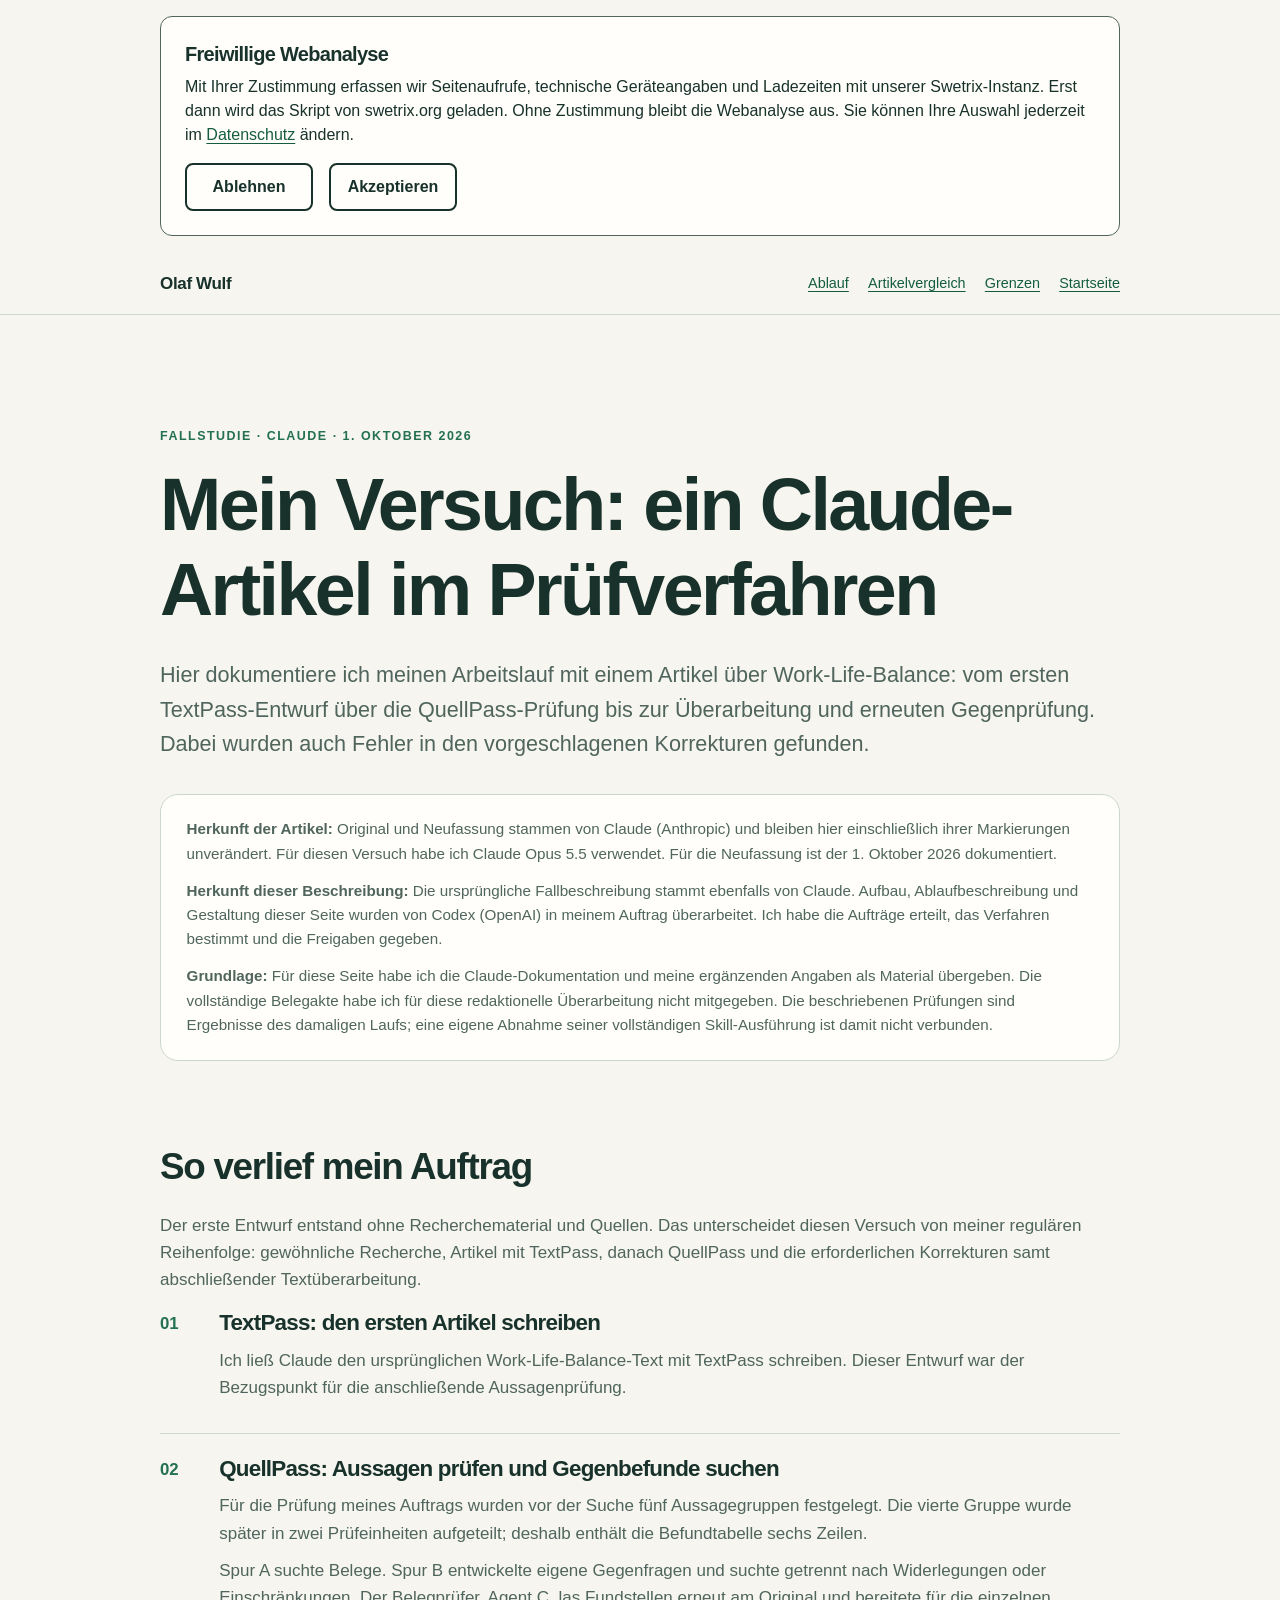
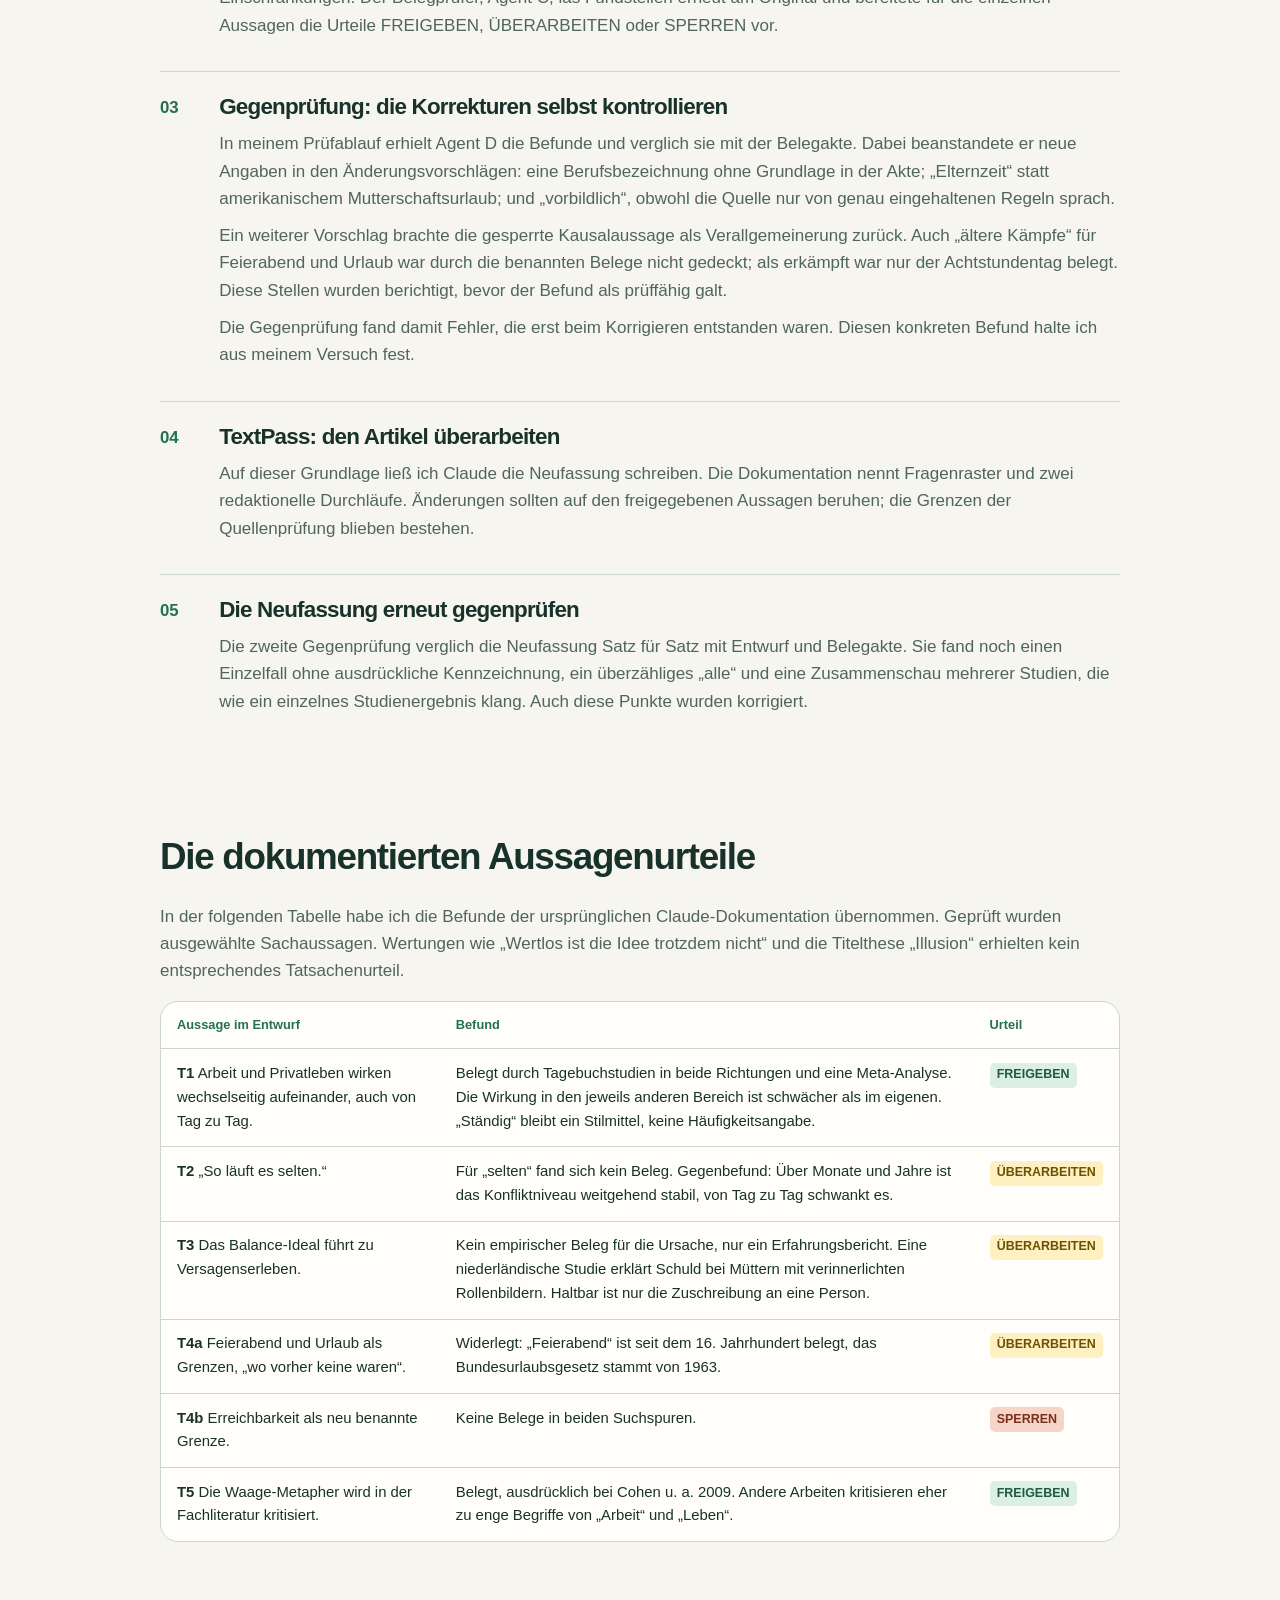
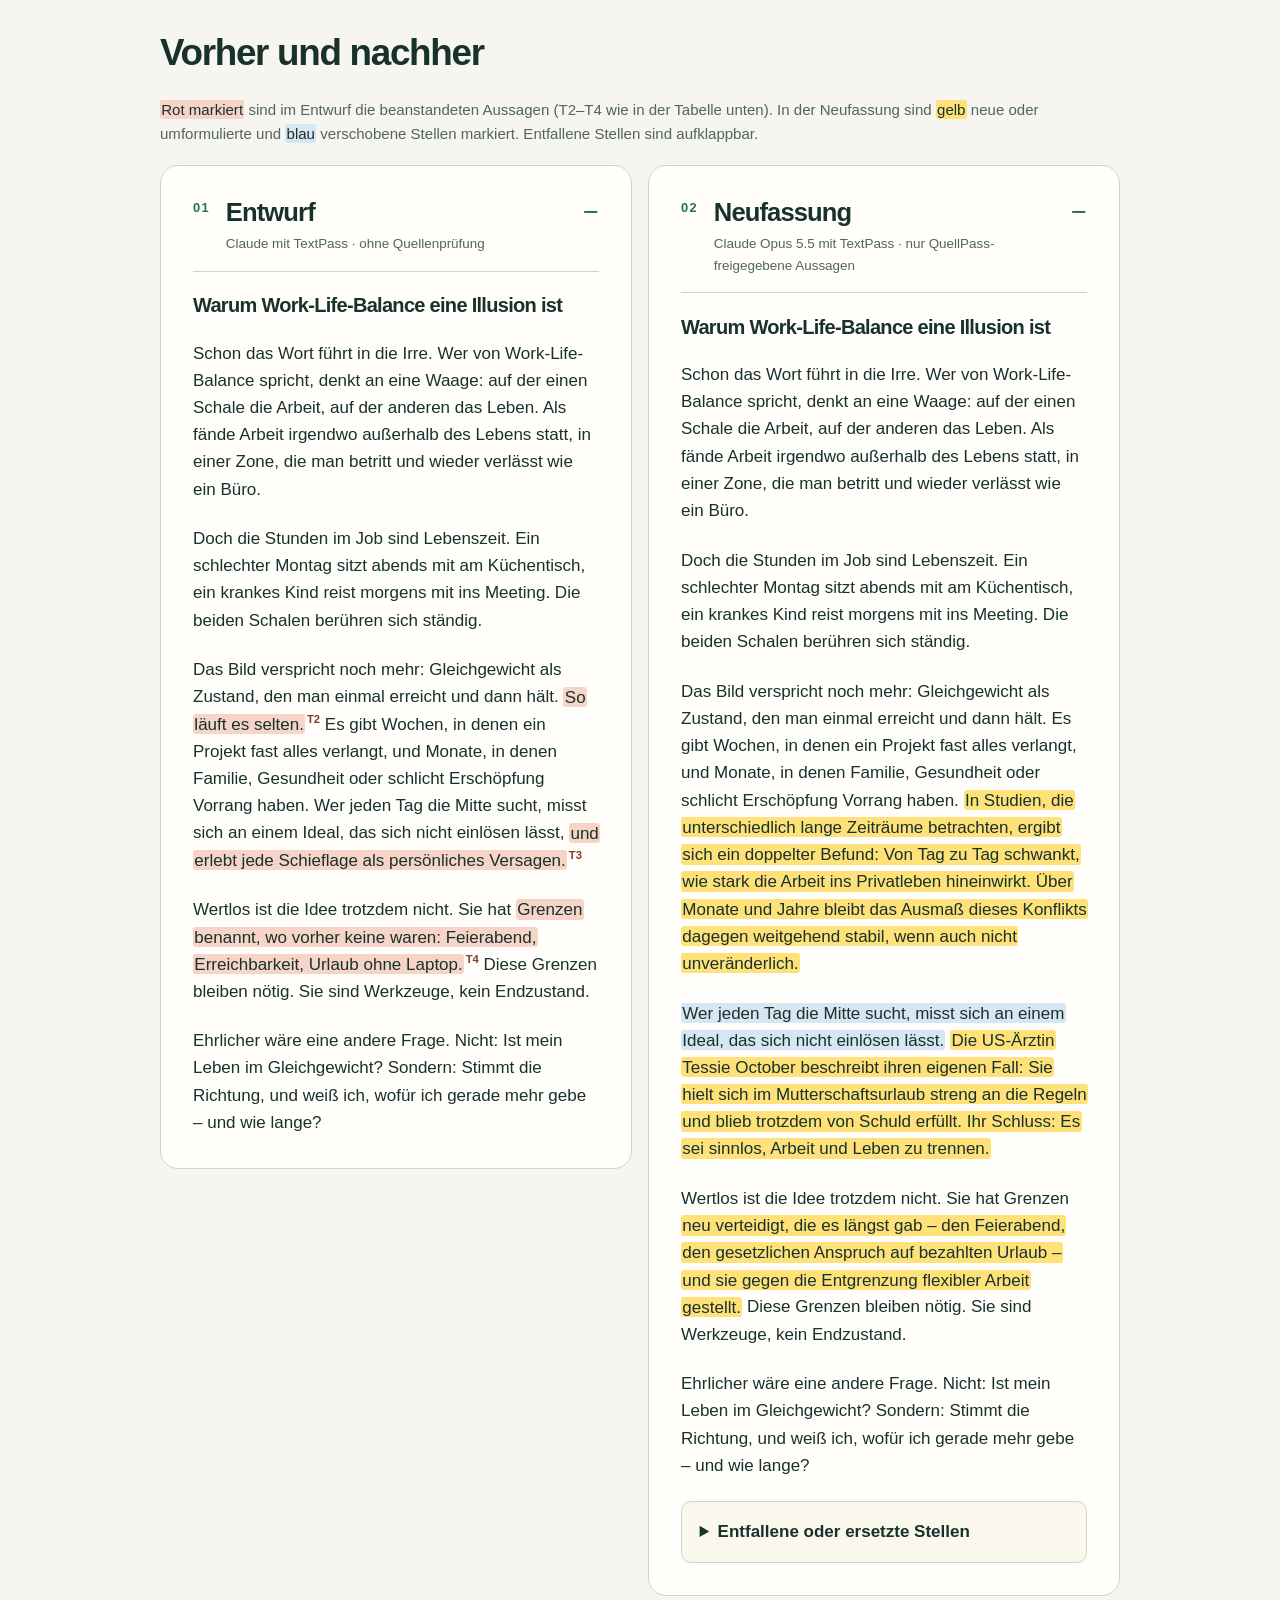
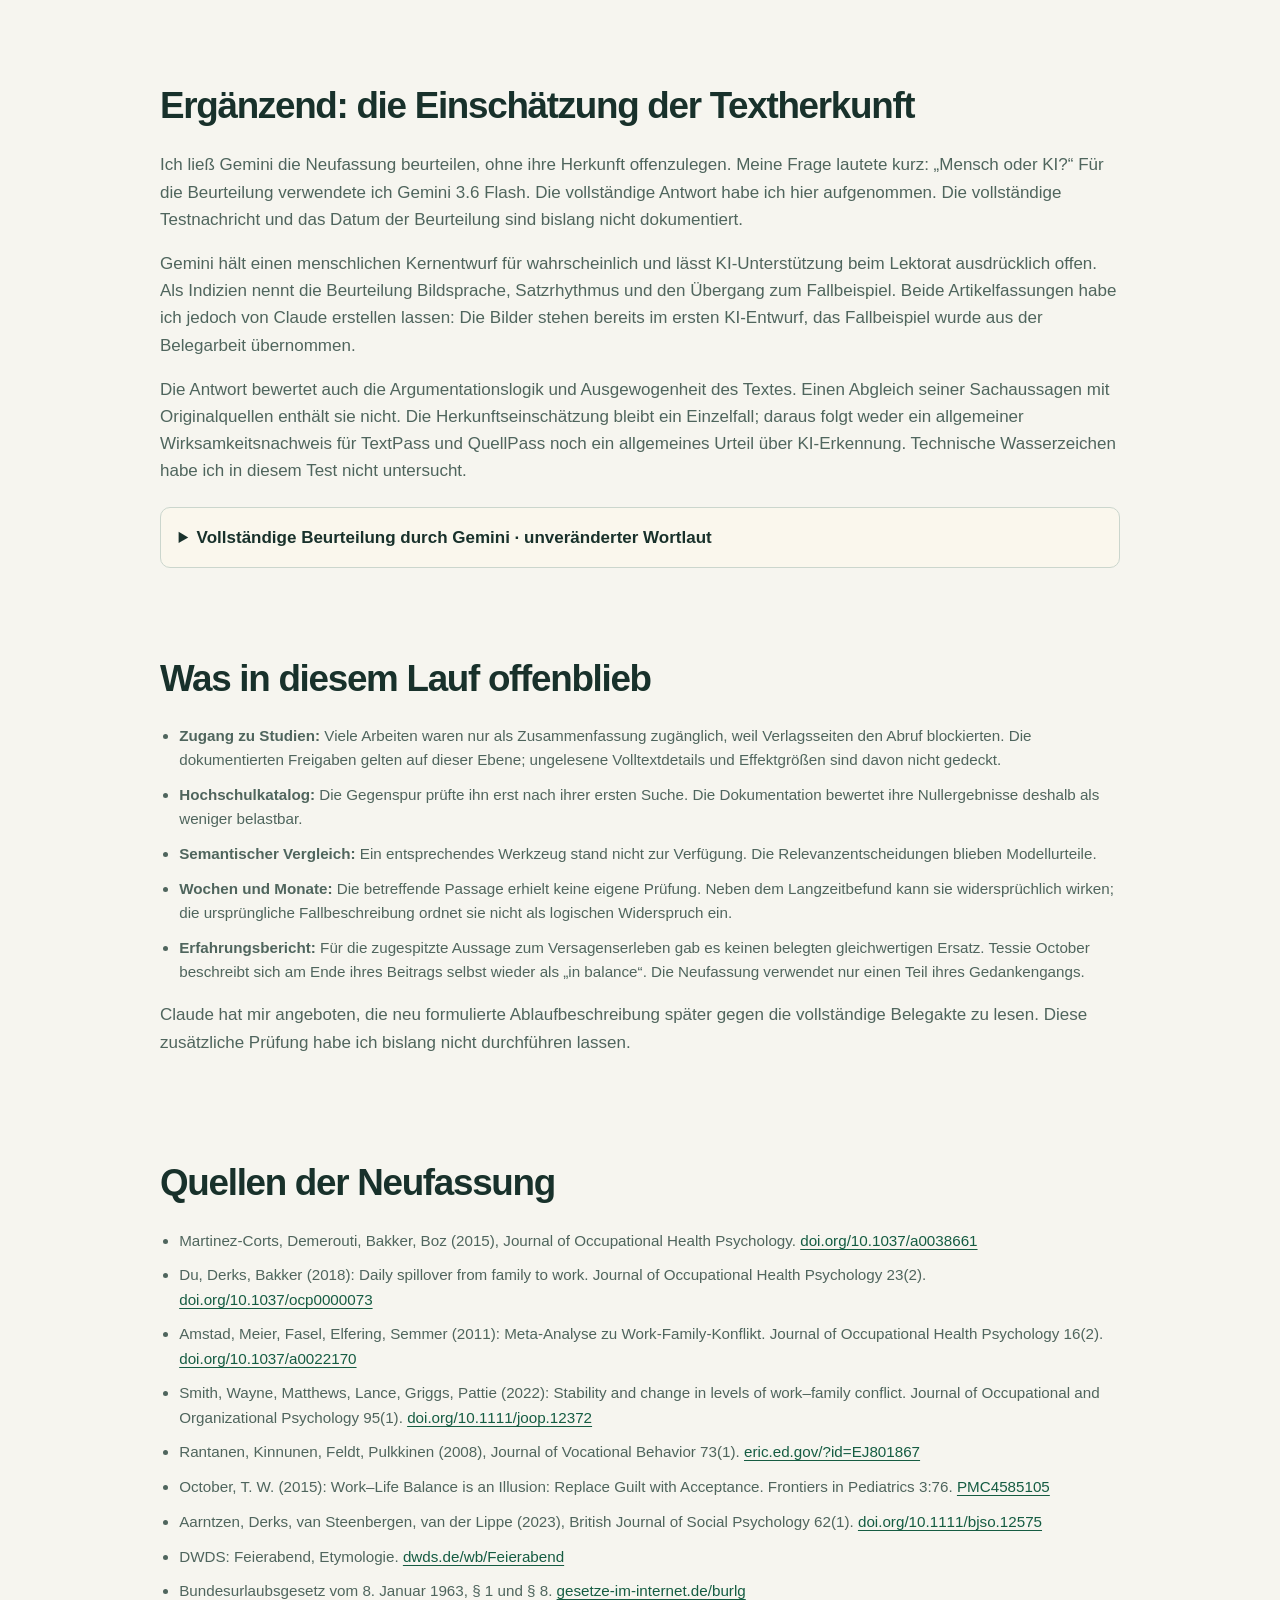
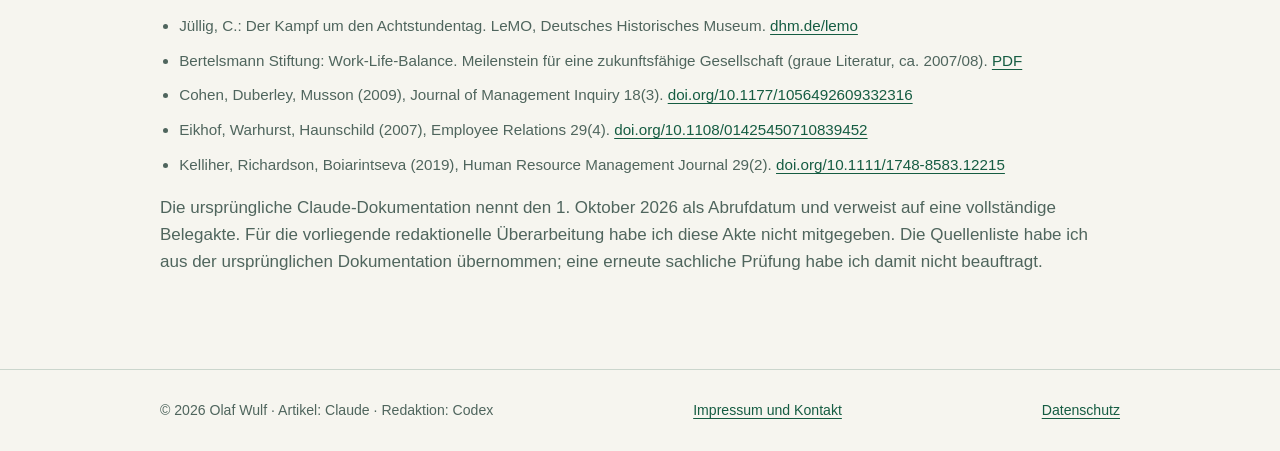
<file: worklife-fallstudie.html>
<!doctype html>
<html lang="de"><head><meta charset="utf-8"><meta name="viewport" content="width=device-width, initial-scale=1"><meta name="description" content="Dokumentierter Claude-Arbeitslauf: TextPass-Entwurf, QuellPass-Aussagenprüfung, Gegenprüfung der Korrekturen und erneute Textüberarbeitung."><meta name="author" content="Olaf Wulf"><title>Work-Life-Balance: dokumentierter Prüfablauf — Olaf Wulf</title><link rel="canonical" href="https://olwulf-commits.github.io/worklife-fallstudie.html"><meta property="og:type" content="article"><meta property="og:locale" content="de_DE"><meta property="og:site_name" content="Olaf Wulf"><meta property="og:title" content="Work-Life-Balance: dokumentierter Prüfablauf — Olaf Wulf"><meta property="og:description" content="Dokumentierter Claude-Arbeitslauf: TextPass-Entwurf, QuellPass-Aussagenprüfung, Gegenprüfung der Korrekturen und erneute Textüberarbeitung."><meta property="og:url" content="https://olwulf-commits.github.io/worklife-fallstudie.html"><meta property="og:image" content="https://olwulf-commits.github.io/og-image.png"><meta property="og:image:width" content="1200"><meta property="og:image:height" content="630"><meta property="og:image:alt" content="TextPass und QuellPass – Olaf Wulf"><meta name="twitter:card" content="summary_large_image"><style>
      :root {
        color-scheme: light;
        --ink: #18312b;
        --muted: #4f655d;
        --paper: #f6f5ef;
        --card: #fffefa;
        --line: #cbd6cd;
        --accent: #237052;
      }

      * { box-sizing: border-box; }
      html { scroll-behavior: smooth; }
      body {
        margin: 0;
        background: var(--paper);
        color: var(--ink);
        font: 17px/1.6 -apple-system, BlinkMacSystemFont, "Segoe UI", sans-serif;
      }
      a { color: #155c42; text-underline-offset: .2em; }
      a:focus-visible { outline: 3px solid var(--accent); outline-offset: 4px; }
      .wrap { width: min(100% - 2.5rem, 960px); margin-inline: auto; }
      header { border-bottom: 1px solid var(--line); }
      .nav { display: flex; align-items: center; justify-content: space-between; gap: 1rem; padding-block: 1.1rem; }
      .brand { font-weight: 700; letter-spacing: -.02em; text-decoration: none; color: var(--ink); }
      nav { display: flex; flex-wrap: wrap; gap: .5rem 1.2rem; font-size: .9rem; }
      .hero { padding-block: clamp(4rem, 9vw, 7rem) 4rem; }
      .eyebrow { margin: 0 0 1rem; color: var(--accent); font-size: .78rem; font-weight: 700; letter-spacing: .12em; text-transform: uppercase; }
      h1, h2, h3 { line-height: 1.15; letter-spacing: -.035em; }
      h1 { margin: 0; font-size: clamp(2.7rem, 7vw, 5.2rem); }
      .lead { margin: 1.6rem 0 0; font-size: clamp(1.1rem, 2.4vw, 1.35rem); color: var(--muted); }
      section { padding-block: 2.8rem; }
      h2 { margin: 0 0 1.5rem; font-size: clamp(1.7rem, 4vw, 2.3rem); }
      .grid { display: grid; grid-template-columns: repeat(2, minmax(0, 1fr)); gap: 1rem; }
      .card { min-height: 260px; padding: clamp(1.4rem, 3vw, 2rem); background: var(--card); border: 1px solid var(--line); border-radius: 18px; }
      .card .step { color: var(--accent); font-size: .82rem; font-weight: 700; letter-spacing: .08em; text-transform: uppercase; }
      h3 { margin: .9rem 0; font-size: 1.75rem; }
      .card p { margin: 0; color: var(--muted); }
      .card p + p { margin-top: 1rem; }
      .note { color: var(--muted); }
      .comparison-links { display: flex; flex-wrap: wrap; gap: .75rem; margin-block: 1.5rem; }
      .comparison-links a {
        display: inline-flex; align-items: center; min-height: 44px; max-width: 100%;
        padding: .45rem .85rem; border: 1px solid var(--label-border); border-radius: 7px;
        background: var(--label-bg); color: var(--label-ink); font-weight: 650;
        text-decoration: none; box-shadow: 0 2px 5px rgb(24 49 43 / 8%);
      }
      .comparison-links a:hover { text-decoration: underline; box-shadow: 0 2px 7px rgb(24 49 43 / 15%); }
      .comparison-links .rose { --label-bg: rgb(139 102 151 / 10%); --label-border: rgb(139 102 151 / 30%); --label-ink: #694783; }
      .comparison-links .notebook { --label-bg: rgb(52 101 137 / 9%); --label-border: rgb(52 101 137 / 25%); --label-ink: #355a73; }
      .comparison-links .pause { --label-bg: rgb(0 151 136 / 8%); --label-border: rgb(0 151 136 / 28%); --label-ink: #007f73; }
      .comparison-links .coffee { --label-bg: rgb(166 91 35 / 9%); --label-border: rgb(166 91 35 / 28%); --label-ink: #934d1e; }
      footer { margin-top: 2rem; border-top: 1px solid var(--line); }
      .foot { display: flex; justify-content: space-between; gap: 1rem; flex-wrap: wrap; padding-block: 1.8rem; color: var(--muted); font-size: .88rem; }
      @media (max-width: 640px) {
        .nav { align-items: flex-start; flex-direction: column; }
        .grid { grid-template-columns: 1fr; }
        .card { min-height: 0; }
      }
      @media (prefers-reduced-motion: reduce) { html { scroll-behavior: auto; } }
    
      .case-hero { padding-bottom: 2.5rem; }
      .case-hero h1 { font-size: clamp(2.7rem, 7vw, 4.6rem); }
      .case-meta { margin-top: 2rem; padding: 1.4rem 1.6rem; border: 1px solid var(--line); border-radius: 18px; background: var(--card); color: var(--muted); font-size: .95rem; }
      .case-meta p { margin: 0; } .case-meta p + p { margin-top: .8rem; }
      .steps { margin: 0; padding: 0; list-style: none; counter-reset: step; }
      .steps > li { position: relative; padding: 0 0 2rem 3.7rem; counter-increment: step; }
      .steps > li::before { content: counter(step, decimal-leading-zero); position: absolute; left: 0; top: .05rem; color: var(--accent); font-weight: 700; font-size: 1.05rem; }
      .steps > li + li { padding-top: 1.4rem; border-top: 1px solid var(--line); }
      .steps > li + li::before { top: 1.45rem; }
      .steps h3 { margin: 0 0 .65rem; font-size: 1.4rem; }
      .steps p { margin: .65rem 0 0; color: var(--muted); }
      .versions { display: grid; grid-template-columns: repeat(2,minmax(0,1fr)); gap: 1rem; align-items: start; }
      .version { padding: clamp(1.4rem,3vw,2rem); background: var(--card); border: 1px solid var(--line); border-radius: 18px; }
      .version-head { display: flex; align-items: flex-start; gap: 1rem; cursor: pointer; list-style: none; }
      .version-head::-webkit-details-marker { display: none; }
      .version-head::after { content: '+'; margin-left: auto; color: var(--accent); font-size: 1.7rem; line-height: 1; }
      .version[open] .version-head { padding-bottom: 1rem; border-bottom: 1px solid var(--line); }
      .version[open] .version-head::after { content: '−'; }
      .version-head h3 { margin: 0; font-size: 1.6rem; }
      .count { color: var(--accent); font-size: .8rem; font-weight: 700; letter-spacing: .1em; }
      .meta { margin: .35rem 0 0; color: var(--muted); font-size: .84rem; }
      .version-body p { margin: 1.4rem 0 0; }
      .version-body h3 { margin-top: 1.4rem; font-size: 1.25rem; }
      mark { color: var(--ink); padding: .04em .08em; border-radius: .18em; -webkit-box-decoration-break: clone; box-decoration-break: clone; }
      mark.changed { background: #ffe17a; } mark.moved { background: #d6e6f3; } mark.issue { background: #f6d5c8; }
      sup.tag { color: #8a3a22; font-size: .7rem; font-weight: 700; margin-left: .15em; }
      .legend { margin: 1rem 0 1.2rem; color: var(--muted); font-size: .94rem; }
      .omissions { margin-top: 1.4rem; padding: 1rem 1.1rem; background: #faf7ed; border: 1px solid var(--line); border-radius: 10px; }
      summary { cursor: pointer; } summary:focus-visible { outline: 3px solid var(--accent); outline-offset: 4px; }
      .omissions summary { color: var(--ink); font-weight: 650; } .omissions p { margin: .8rem 0 0; font-size: .93rem; }
      .omissions del { background: #f6d5c8; color: #552b21; padding: .03em .06em; }
      .table-wrap { overflow-x: auto; border: 1px solid var(--line); border-radius: 18px; background: var(--card); }
      table { width: 100%; border-collapse: collapse; font-size: .93rem; }
      th,td { padding: .8rem 1rem; text-align: left; vertical-align: top; border-bottom: 1px solid var(--line); }
      th { color: var(--accent); font-size: .8rem; } tr:last-child td { border-bottom: 0; }
      .gate { display: inline-block; padding: .15rem .45rem; border-radius: 5px; font-size: .78rem; font-weight: 700; white-space: nowrap; }
      .gate.ok { background: #dcefe4; color: #1d5a3f; } .gate.rev { background: #fff0c2; color: #6b5200; } .gate.stop { background: #f6d5c8; color: #7a2f1c; }
      .sources { padding-left: 1.2rem; color: var(--muted); font-size: .95rem; } .sources li { margin: .65rem 0; }
      .narrow { max-width: none; } .case-main a { overflow-wrap: anywhere; }
      @media (max-width: 700px) { .versions { grid-template-columns: 1fr; } .steps > li { padding-left: 2.7rem; } .case-meta { padding: 1.2rem; } }

.assessment-original { margin-top: 1.5rem; } .assessment-original h3 { font-size: 1.4rem; margin: 1.8rem 0 .7rem; } .assessment-original h4 { font-size: 1.15rem; margin: 1.6rem 0 .6rem; } .assessment-original h5, .assessment-original h6 { font-size: 1rem; line-height: 1.5; margin: 1.2rem 0 .5rem; } .assessment-original p, .assessment-original li { font-size: .95rem; } .assessment-original li { margin-block: .6rem; } .assessment-original hr { border: 0; border-top: 1px solid var(--line); margin-block: 1.5rem; }
</style><link rel="stylesheet" href="analytics-consent.css"><script src="analytics-consent.js" defer></script></head><body>
<section id="analytics-choice" aria-labelledby="analytics-choice-title" hidden>
<h2 id="analytics-choice-title">Freiwillige Webanalyse</h2>
<p>Mit Ihrer Zustimmung erfassen wir Seitenaufrufe, technische Geräteangaben und Ladezeiten mit unserer Swetrix-Instanz. Erst dann wird das Skript von swetrix.org geladen. Ohne Zustimmung bleibt die Webanalyse aus. Sie können Ihre Auswahl jederzeit im <a href="datenschutz.html#analytics-choice">Datenschutz</a> ändern.</p>
<p id="analytics-status" aria-live="polite"></p>
<div class="qp-actions"><button type="button" data-analytics-choice="denied">Ablehnen</button><button type="button" data-analytics-choice="granted">Akzeptieren</button></div>
</section>
<header><div class="wrap nav"><a class="brand" href="index.html">Olaf Wulf</a><nav aria-label="Seitennavigation"><a href="#ablauf-titel">Ablauf</a><a href="#fassungen-titel">Artikelvergleich</a><a href="#grenzen-titel">Grenzen</a><a href="index.html">Startseite</a></nav></div></header>
<main class="wrap case-main">
<div class="hero case-hero"><p class="eyebrow">Fallstudie · Claude · 1. Oktober 2026</p><h1>Mein Versuch: ein Claude-Artikel im Prüfverfahren</h1><p class="lead">Hier dokumentiere ich meinen Arbeitslauf mit einem Artikel über Work-Life-Balance: vom ersten TextPass-Entwurf über die QuellPass-Prüfung bis zur Überarbeitung und erneuten Gegenprüfung. Dabei wurden auch Fehler in den vorgeschlagenen Korrekturen gefunden.</p>
<div class="case-meta"><p><strong>Herkunft der Artikel:</strong> Original und Neufassung stammen von Claude (Anthropic) und bleiben hier einschließlich ihrer Markierungen unverändert. Für diesen Versuch habe ich Claude Opus 5.5 verwendet. Für die Neufassung ist der 1. Oktober 2026 dokumentiert.</p><p><strong>Herkunft dieser Beschreibung:</strong> Die ursprüngliche Fallbeschreibung stammt ebenfalls von Claude. Aufbau, Ablaufbeschreibung und Gestaltung dieser Seite wurden von Codex (OpenAI) in meinem Auftrag überarbeitet. Ich habe die Aufträge erteilt, das Verfahren bestimmt und die Freigaben gegeben.</p><p><strong>Grundlage:</strong> Für diese Seite habe ich die Claude-Dokumentation und meine ergänzenden Angaben als Material übergeben. Die vollständige Belegakte habe ich für diese redaktionelle Überarbeitung nicht mitgegeben. Die beschriebenen Prüfungen sind Ergebnisse des damaligen Laufs; eine eigene Abnahme seiner vollständigen Skill-Ausführung ist damit nicht verbunden.</p></div></div>
<section aria-labelledby="ablauf-titel"><h2 id="ablauf-titel">So verlief mein Auftrag</h2><p class="note">Der erste Entwurf entstand ohne Recherchematerial und Quellen. Das unterscheidet diesen Versuch von meiner regulären Reihenfolge: gewöhnliche Recherche, Artikel mit TextPass, danach QuellPass und die erforderlichen Korrekturen samt abschließender Textüberarbeitung.</p>
<ol class="steps">
<li><h3>TextPass: den ersten Artikel schreiben</h3><p>Ich ließ Claude den ursprünglichen Work-Life-Balance-Text mit TextPass schreiben. Dieser Entwurf war der Bezugspunkt für die anschließende Aussagenprüfung.</p></li>
<li><h3>QuellPass: Aussagen prüfen und Gegenbefunde suchen</h3><p>Für die Prüfung meines Auftrags wurden vor der Suche fünf Aussagegruppen festgelegt. Die vierte Gruppe wurde später in zwei Prüfeinheiten aufgeteilt; deshalb enthält die Befundtabelle sechs Zeilen.</p><p>Spur A suchte Belege. Spur B entwickelte eigene Gegenfragen und suchte getrennt nach Widerlegungen oder Einschränkungen. Der Belegprüfer, Agent C, las Fundstellen erneut am Original und bereitete für die einzelnen Aussagen die Urteile FREIGEBEN, ÜBERARBEITEN oder SPERREN vor.</p></li>
<li><h3 id="gegen-titel">Gegenprüfung: die Korrekturen selbst kontrollieren</h3><p>In meinem Prüfablauf erhielt Agent D die Befunde und verglich sie mit der Belegakte. Dabei beanstandete er neue Angaben in den Änderungsvorschlägen: eine Berufsbezeichnung ohne Grundlage in der Akte; „Elternzeit“ statt amerikanischem Mutterschaftsurlaub; und „vorbildlich“, obwohl die Quelle nur von genau eingehaltenen Regeln sprach.</p><p>Ein weiterer Vorschlag brachte die gesperrte Kausalaussage als Verallgemeinerung zurück. Auch „ältere Kämpfe“ für Feierabend und Urlaub war durch die benannten Belege nicht gedeckt; als erkämpft war nur der Achtstundentag belegt. Diese Stellen wurden berichtigt, bevor der Befund als prüffähig galt.</p><p>Die Gegenprüfung fand damit Fehler, die erst beim Korrigieren entstanden waren. Diesen konkreten Befund halte ich aus meinem Versuch fest.</p></li>
<li><h3>TextPass: den Artikel überarbeiten</h3><p>Auf dieser Grundlage ließ ich Claude die Neufassung schreiben. Die Dokumentation nennt Fragenraster und zwei redaktionelle Durchläufe. Änderungen sollten auf den freigegebenen Aussagen beruhen; die Grenzen der Quellenprüfung blieben bestehen.</p></li>
<li><h3>Die Neufassung erneut gegenprüfen</h3><p>Die zweite Gegenprüfung verglich die Neufassung Satz für Satz mit Entwurf und Belegakte. Sie fand noch einen Einzelfall ohne ausdrückliche Kennzeichnung, ein überzähliges „alle“ und eine Zusammenschau mehrerer Studien, die wie ein einzelnes Studienergebnis klang. Auch diese Punkte wurden korrigiert.</p></li>
</ol></section>
<section aria-labelledby="befund-titel"><h2 id="befund-titel">Die dokumentierten Aussagenurteile</h2><p class="note">In der folgenden Tabelle habe ich die Befunde der ursprünglichen Claude-Dokumentation übernommen. Geprüft wurden ausgewählte Sachaussagen. Wertungen wie „Wertlos ist die Idee trotzdem nicht“ und die Titelthese „Illusion“ erhielten kein entsprechendes Tatsachenurteil.</p><div class="table-wrap">
          <table>
            <thead><tr><th>Aussage im Entwurf</th><th>Befund</th><th>Urteil</th></tr></thead>
            <tbody>
              <tr><td><strong>T1</strong> Arbeit und Privatleben wirken wechselseitig aufeinander, auch von Tag zu Tag.</td><td>Belegt durch Tagebuchstudien in beide Richtungen und eine Meta-Analyse. Die Wirkung in den jeweils anderen Bereich ist schwächer als im eigenen. „Ständig“ bleibt ein Stilmittel, keine Häufigkeitsangabe.</td><td><span class="gate ok">FREIGEBEN</span></td></tr>
              <tr><td><strong>T2</strong> „So läuft es selten.“</td><td>Für „selten“ fand sich kein Beleg. Gegenbefund: Über Monate und Jahre ist das Konfliktniveau weitgehend stabil, von Tag zu Tag schwankt es.</td><td><span class="gate rev">ÜBERARBEITEN</span></td></tr>
              <tr><td><strong>T3</strong> Das Balance-Ideal führt zu Versagenserleben.</td><td>Kein empirischer Beleg für die Ursache, nur ein Erfahrungsbericht. Eine niederländische Studie erklärt Schuld bei Müttern mit verinnerlichten Rollenbildern. Haltbar ist nur die Zuschreibung an eine Person.</td><td><span class="gate rev">ÜBERARBEITEN</span></td></tr>
              <tr><td><strong>T4a</strong> Feierabend und Urlaub als Grenzen, „wo vorher keine waren“.</td><td>Widerlegt: „Feierabend“ ist seit dem 16. Jahrhundert belegt, das Bundesurlaubsgesetz stammt von 1963.</td><td><span class="gate rev">ÜBERARBEITEN</span></td></tr>
              <tr><td><strong>T4b</strong> Erreichbarkeit als neu benannte Grenze.</td><td>Keine Belege in beiden Suchspuren.</td><td><span class="gate stop">SPERREN</span></td></tr>
              <tr><td><strong>T5</strong> Die Waage-Metapher wird in der Fachliteratur kritisiert.</td><td>Belegt, ausdrücklich bei Cohen u. a. 2009. Andere Arbeiten kritisieren eher zu enge Begriffe von „Arbeit“ und „Leben“.</td><td><span class="gate ok">FREIGEBEN</span></td></tr>
            </tbody>
          </table>
        </div></section>
<section aria-labelledby="fassungen-titel">
        <div class="narrow">
          <h2 id="fassungen-titel">Vorher und nachher</h2>
          <p class="legend"><mark class="issue">Rot markiert</mark> sind im Entwurf die beanstandeten Aussagen (T2–T4 wie in der Tabelle unten). In der Neufassung sind <mark class="changed">gelb</mark> neue oder umformulierte und <mark class="moved">blau</mark> verschobene Stellen markiert. Entfallene Stellen sind aufklappbar.</p>
        </div>
        <div class="versions">
          <details class="version" open>
            <summary class="version-head"><span class="count">01</span><div><h3>Entwurf</h3><p class="meta">Claude mit TextPass · ohne Quellenprüfung</p></div></summary>
            <div class="version-body">
              <h3>Warum Work-Life-Balance eine Illusion ist</h3>
              <p>Schon das Wort führt in die Irre. Wer von Work-Life-Balance spricht, denkt an eine Waage: auf der einen Schale die Arbeit, auf der anderen das Leben. Als fände Arbeit irgendwo außerhalb des Lebens statt, in einer Zone, die man betritt und wieder verlässt wie ein Büro.</p>
              <p>Doch die Stunden im Job sind Lebenszeit. Ein schlechter Montag sitzt abends mit am Küchentisch, ein krankes Kind reist morgens mit ins Meeting. Die beiden Schalen berühren sich ständig.</p>
              <p>Das Bild verspricht noch mehr: Gleichgewicht als Zustand, den man einmal erreicht und dann hält. <mark class="issue">So läuft es selten.</mark><sup class="tag">T2</sup> Es gibt Wochen, in denen ein Projekt fast alles verlangt, und Monate, in denen Familie, Gesundheit oder schlicht Erschöpfung Vorrang haben. Wer jeden Tag die Mitte sucht, misst sich an einem Ideal, das sich nicht einlösen lässt, <mark class="issue">und erlebt jede Schieflage als persönliches Versagen.</mark><sup class="tag">T3</sup></p>
              <p>Wertlos ist die Idee trotzdem nicht. Sie hat <mark class="issue">Grenzen benannt, wo vorher keine waren: Feierabend, Erreichbarkeit, Urlaub ohne Laptop.</mark><sup class="tag">T4</sup> Diese Grenzen bleiben nötig. Sie sind Werkzeuge, kein Endzustand.</p>
              <p>Ehrlicher wäre eine andere Frage. Nicht: Ist mein Leben im Gleichgewicht? Sondern: Stimmt die Richtung, und weiß ich, wofür ich gerade mehr gebe – und wie lange?</p>
            </div>
          </details>

          <details class="version" open>
            <summary class="version-head"><span class="count">02</span><div><h3>Neufassung</h3><p class="meta">Claude Opus 5.5 mit TextPass · nur QuellPass-freigegebene Aussagen</p></div></summary>
            <div class="version-body">
              <h3>Warum Work-Life-Balance eine Illusion ist</h3>
              <p>Schon das Wort führt in die Irre. Wer von Work-Life-Balance spricht, denkt an eine Waage: auf der einen Schale die Arbeit, auf der anderen das Leben. Als fände Arbeit irgendwo außerhalb des Lebens statt, in einer Zone, die man betritt und wieder verlässt wie ein Büro.</p>
              <p>Doch die Stunden im Job sind Lebenszeit. Ein schlechter Montag sitzt abends mit am Küchentisch, ein krankes Kind reist morgens mit ins Meeting. Die beiden Schalen berühren sich ständig.</p>
              <p>Das Bild verspricht noch mehr: Gleichgewicht als Zustand, den man einmal erreicht und dann hält. Es gibt Wochen, in denen ein Projekt fast alles verlangt, und Monate, in denen Familie, Gesundheit oder schlicht Erschöpfung Vorrang haben. <mark class="changed">In Studien, die unterschiedlich lange Zeiträume betrachten, ergibt sich ein doppelter Befund: Von Tag zu Tag schwankt, wie stark die Arbeit ins Privatleben hineinwirkt. Über Monate und Jahre bleibt das Ausmaß dieses Konflikts dagegen weitgehend stabil, wenn auch nicht unveränderlich.</mark></p>
              <p><mark class="moved">Wer jeden Tag die Mitte sucht, misst sich an einem Ideal, das sich nicht einlösen lässt.</mark> <mark class="changed">Die US-Ärztin Tessie October beschreibt ihren eigenen Fall: Sie hielt sich im Mutterschaftsurlaub streng an die Regeln und blieb trotzdem von Schuld erfüllt. Ihr Schluss: Es sei sinnlos, Arbeit und Leben zu trennen.</mark></p>
              <p>Wertlos ist die Idee trotzdem nicht. Sie hat Grenzen <mark class="changed">neu verteidigt, die es längst gab – den Feierabend, den gesetzlichen Anspruch auf bezahlten Urlaub – und sie gegen die Entgrenzung flexibler Arbeit gestellt.</mark> Diese Grenzen bleiben nötig. Sie sind Werkzeuge, kein Endzustand.</p>
              <p>Ehrlicher wäre eine andere Frage. Nicht: Ist mein Leben im Gleichgewicht? Sondern: Stimmt die Richtung, und weiß ich, wofür ich gerade mehr gebe – und wie lange?</p>
              <details class="omissions"><summary>Entfallene oder ersetzte Stellen</summary>
                <p><del>So läuft es selten.</del> · <del>und erlebt jede Schieflage als persönliches Versagen.</del> · <del>benannt, wo vorher keine waren: Feierabend, Erreichbarkeit, Urlaub ohne Laptop.</del></p>
              </details>
            </div>
          </details>
        </div>
      </section>
<section aria-labelledby="blind-titel"><h2 id="blind-titel">Ergänzend: die Einschätzung der Textherkunft</h2>
<p class="note">Ich ließ Gemini die Neufassung beurteilen, ohne ihre Herkunft offenzulegen. Meine Frage lautete kurz: „Mensch oder KI?“ Für die Beurteilung verwendete ich Gemini 3.6 Flash. Die vollständige Antwort habe ich hier aufgenommen. Die vollständige Testnachricht und das Datum der Beurteilung sind bislang nicht dokumentiert.</p>
<p class="note">Gemini hält einen menschlichen Kernentwurf für wahrscheinlich und lässt KI-Unterstützung beim Lektorat ausdrücklich offen. Als Indizien nennt die Beurteilung Bildsprache, Satzrhythmus und den Übergang zum Fallbeispiel. Beide Artikelfassungen habe ich jedoch von Claude erstellen lassen: Die Bilder stehen bereits im ersten KI-Entwurf, das Fallbeispiel wurde aus der Belegarbeit übernommen.</p>
<p class="note">Die Antwort bewertet auch die Argumentationslogik und Ausgewogenheit des Textes. Einen Abgleich seiner Sachaussagen mit Originalquellen enthält sie nicht. Die Herkunftseinschätzung bleibt ein Einzelfall; daraus folgt weder ein allgemeiner Wirksamkeitsnachweis für TextPass und QuellPass noch ein allgemeines Urteil über KI-Erkennung. Technische Wasserzeichen habe ich in diesem Test nicht untersucht.</p>
<details class="omissions"><summary>Vollständige Beurteilung durch Gemini · unveränderter Wortlaut</summary><div class="assessment-original"><h3>TL;DR</h3>
<p>Der Text veranschaulicht plausibel, warum der Begriff „Work-Life-Balance“ irreführend ist, und fordert stattdessen eine bewusste Richtungsentscheidung im Leben. Die sprachliche Analyse zeigt starke Anzeichen für eine <strong>menschliche Urheberschaft</strong>, wenngleich eine KI als Assistent (z. B. beim Lektorat) nicht völlig ausgeschlossen werden kann.</p>
<hr>
<h4>Rolle, Aufgabe &amp; Format (Analyse)</h4>
<ul>
<li><strong>Rolle:</strong> Kreativer Stratege &amp; Text-Analyst</li>
<li><strong>Aufgabe:</strong> Neutrale Prüfung des Textes auf Inhalt/Struktur sowie Einschätzung, ob der Text von einem Menschen oder einer KI verfasst wurde.</li>
<li><strong>Format:</strong> Strukturierte Antwort (Einleitung, Hauptteil, Fazit).</li>
</ul>
<hr>
<h4>Einleitung</h4>
<p>Der vorgelegte Text hinterfragt das klassische Konzept der „Work-Life-Balance“. Er argumentiert, dass die sprachliche Trennung von „Arbeit“ und „Leben“ eine falsche Metapher erzeugt, da Arbeitszeit ebenfalls verstrichene Lebenszeit ist. Im Folgenden wird der Text inhaltlich neutral bewertet sowie stilistisch auf typische Merkmale menschlicher versus KI-generierter Sprache analysiert.</p>
<hr>
<h4>Hauptteil</h4>
<h5>1. Neutrale inhaltliche Prüfung</h5>
<ul>
<li><strong>Argumentationslogik:</strong> Die These ist schlüssig und rhetorisch stark aufgebaut. Die Kritik an der „Waage-Metapher“ wird plausibel begründet: Arbeit und Privatleben lassen sich in der Praxis nicht isolieren.</li>
<li><strong>Ausgewogenheit:</strong> Der Text verfällt nicht in ein extremes Dogma. Er erkennt den historischen und praktischen Wert der Work-Life-Balance an (Schutz von Feierabend und Urlaub), weist aber präzise auf die Grenzen dieses Konzepts hin.</li>
<li><strong>Konstruktiver Lösungsansatz:</strong> Am Ende wird ein konkreter Perspektivwechsel angeboten (Frage nach der Richtung und den Prioritäten statt nach starrer Gleichverteilung).</li>
</ul>
<h5>2. Analyse: Mensch oder KI?</h5>
<h6>Indizien für einen menschlichen Urheber (Überwiegend)</h6>
<ol>
<li><strong>Metaphorik und Bildsprache:</strong> Formulierungen wie <em>„Ein schlechter Montag sitzt abends mit am Küchentisch“</em> oder <em>„ein krankes Kind reist morgens mit ins Meeting“</em> sind sehr empathisch, bildhaft und lebensnah gegriffen. Solche Konkretisierungen wirken organisch und persönlich.</li>
<li><strong>Rhythmus und Satzbau:</strong> Der Text nutzt eine dynamische Mischung aus kurzen, pointierten Sätzen (<em>„Doch die Stunden im Job sind Lebenszeit.“</em>) und komplexeren Gedankengängen. Standard-KIs neigen oft zu gleichförmigeren Satzstrukturen.</li>
<li><strong>Synthese von Beispielen und Reflexion:</strong> Der fließende Übergang von abstrakten Konzepten zu einem konkreten Fallbeispiel (US-Ärztin Tessie October) und die differenzierte Fazit-Frage entsprechen dem typischen Stil von Essays oder Kolumnen etablierter Journalistinnen und Journalisten.</li>
</ol>
<h6>Potenzielle KI-Einflüsse</h6>
<ul>
<li>Der Text ist rhetorisch sehr geschliffen und strukturiert. Es ist denkbar, dass eine KI zur Überarbeitung, Kürzung oder stilistischen Feinschliff-Unterstützung genutzt wurde. Der Kernentwurf und die emotionale Bildsprache tragen jedoch eine deutliche menschliche Handschrift.</li>
</ul>
<hr>
<h4>Fazit</h4>
<p>Der Text überzeugt durch eine neutrale, differenzierte Argumentation mit hohem Mehrwert. Nach sprachlicher und struktureller Analyse spricht sehr viel dafür, dass der Text von einem <strong>menschlichen Autor</strong> (beispielsweise für einen Kolumnen- oder Blogbeitrag) verfasst wurde. Selbst wenn KI Werkzeuge zur Korrektur genutzt wurden, stammt die inhaltliche Tiefe und die bildhafte Sprache aus menschlicher Feder.</p></div></details></section>
<section aria-labelledby="grenzen-titel"><h2 id="grenzen-titel">Was in diesem Lauf offenblieb</h2><ul class="sources">
<li><strong>Zugang zu Studien:</strong> Viele Arbeiten waren nur als Zusammenfassung zugänglich, weil Verlagsseiten den Abruf blockierten. Die dokumentierten Freigaben gelten auf dieser Ebene; ungelesene Volltextdetails und Effektgrößen sind davon nicht gedeckt.</li>
<li><strong>Hochschulkatalog:</strong> Die Gegenspur prüfte ihn erst nach ihrer ersten Suche. Die Dokumentation bewertet ihre Nullergebnisse deshalb als weniger belastbar.</li>
<li><strong>Semantischer Vergleich:</strong> Ein entsprechendes Werkzeug stand nicht zur Verfügung. Die Relevanzentscheidungen blieben Modellurteile.</li>
<li><strong>Wochen und Monate:</strong> Die betreffende Passage erhielt keine eigene Prüfung. Neben dem Langzeitbefund kann sie widersprüchlich wirken; die ursprüngliche Fallbeschreibung ordnet sie nicht als logischen Widerspruch ein.</li>
<li><strong>Erfahrungsbericht:</strong> Für die zugespitzte Aussage zum Versagenserleben gab es keinen belegten gleichwertigen Ersatz. Tessie October beschreibt sich am Ende ihres Beitrags selbst wieder als „in balance“. Die Neufassung verwendet nur einen Teil ihres Gedankengangs.</li>
</ul><p class="note">Claude hat mir angeboten, die neu formulierte Ablaufbeschreibung später gegen die vollständige Belegakte zu lesen. Diese zusätzliche Prüfung habe ich bislang nicht durchführen lassen.</p></section>
<section  aria-labelledby="quellen-titel">
        <h2 id="quellen-titel">Quellen der Neufassung</h2>
        <ul class="sources">
          <li>Martinez-Corts, Demerouti, Bakker, Boz (2015), Journal of Occupational Health Psychology. <a href="https://doi.org/10.1037/a0038661">doi.org/10.1037/a0038661</a></li>
          <li>Du, Derks, Bakker (2018): Daily spillover from family to work. Journal of Occupational Health Psychology 23(2). <a href="https://doi.org/10.1037/ocp0000073">doi.org/10.1037/ocp0000073</a></li>
          <li>Amstad, Meier, Fasel, Elfering, Semmer (2011): Meta-Analyse zu Work-Family-Konflikt. Journal of Occupational Health Psychology 16(2). <a href="https://doi.org/10.1037/a0022170">doi.org/10.1037/a0022170</a></li>
          <li>Smith, Wayne, Matthews, Lance, Griggs, Pattie (2022): Stability and change in levels of work–family conflict. Journal of Occupational and Organizational Psychology 95(1). <a href="https://doi.org/10.1111/joop.12372">doi.org/10.1111/joop.12372</a></li>
          <li>Rantanen, Kinnunen, Feldt, Pulkkinen (2008), Journal of Vocational Behavior 73(1). <a href="https://eric.ed.gov/?id=EJ801867">eric.ed.gov/?id=EJ801867</a></li>
          <li>October, T. W. (2015): Work–Life Balance is an Illusion: Replace Guilt with Acceptance. Frontiers in Pediatrics 3:76. <a href="https://pmc.ncbi.nlm.nih.gov/articles/PMC4585105/">PMC4585105</a></li>
          <li>Aarntzen, Derks, van Steenbergen, van der Lippe (2023), British Journal of Social Psychology 62(1). <a href="https://doi.org/10.1111/bjso.12575">doi.org/10.1111/bjso.12575</a></li>
          <li>DWDS: Feierabend, Etymologie. <a href="https://www.dwds.de/wb/Feierabend">dwds.de/wb/Feierabend</a></li>
          <li>Bundesurlaubsgesetz vom 8. Januar 1963, § 1 und § 8. <a href="https://www.gesetze-im-internet.de/burlg/BJNR000020963.html">gesetze-im-internet.de/burlg</a></li>
          <li>Jüllig, C.: Der Kampf um den Achtstundentag. LeMO, Deutsches Historisches Museum. <a href="https://www.dhm.de/lemo/kapitel/weimarer-republik/industrie-und-wirtschaft/achtstundentag.html">dhm.de/lemo</a></li>
          <li>Bertelsmann Stiftung: Work-Life-Balance. Meilenstein für eine zukunftsfähige Gesellschaft (graue Literatur, ca. 2007/08). <a href="https://www.bertelsmann-stiftung.de/fileadmin/files/BSt/Publikationen/GrauePublikationen/GP_Work-Life-Balance_Meilenstein.pdf">PDF</a></li>
          <li>Cohen, Duberley, Musson (2009), Journal of Management Inquiry 18(3). <a href="https://doi.org/10.1177/1056492609332316">doi.org/10.1177/1056492609332316</a></li>
          <li>Eikhof, Warhurst, Haunschild (2007), Employee Relations 29(4). <a href="https://doi.org/10.1108/01425450710839452">doi.org/10.1108/01425450710839452</a></li>
          <li>Kelliher, Richardson, Boiarintseva (2019), Human Resource Management Journal 29(2). <a href="https://doi.org/10.1111/1748-8583.12215">doi.org/10.1111/1748-8583.12215</a></li>
        </ul>
        <p class="note">Die ursprüngliche Claude-Dokumentation nennt den 1. Oktober 2026 als Abrufdatum und verweist auf eine vollständige Belegakte. Für die vorliegende redaktionelle Überarbeitung habe ich diese Akte nicht mitgegeben. Die Quellenliste habe ich aus der ursprünglichen Dokumentation übernommen; eine erneute sachliche Prüfung habe ich damit nicht beauftragt.</p>
      </section>
</main><footer><div class="wrap foot"><span>© 2026 Olaf Wulf · Artikel: Claude · Redaktion: Codex</span><a href="index.html#impressum">Impressum und Kontakt</a><a href="datenschutz.html">Datenschutz</a></div></footer></body></html>
</file>
<file: analytics-consent.css>
#analytics-choice[hidden] { display: none; }
#analytics-choice { box-sizing: border-box; width: min(960px, calc(100% - 32px)); margin: 16px auto; padding: 24px; color: #18312b; background: #fffefa; border: 1px solid #4f655d; border-radius: 12px; font: 16px/1.5 -apple-system, BlinkMacSystemFont, "Segoe UI", sans-serif; overflow-wrap: anywhere; }
#analytics-choice h2 { margin: 0 0 8px; font-size: 20px; line-height: 1.3; }
#analytics-choice p { margin: 8px 0 16px; }
#analytics-choice a { color: #155c42; text-decoration: underline; }
#analytics-choice .qp-actions { display: flex; flex-wrap: wrap; gap: 16px; }
#analytics-choice button { box-sizing: border-box; min-width: 128px; min-height: 48px; padding: 8px 16px; border: 2px solid #18312b; border-radius: 8px; color: #18312b; background: #fffefa; font: inherit; font-weight: 600; cursor: pointer; }
#analytics-choice button:hover { background: #e4ede7; }
#analytics-choice button:active { background: #d4e3da; }
#analytics-choice button:focus-visible, #analytics-choice a:focus-visible { outline: 3px solid #155c42; outline-offset: 4px; }
@media (max-width: 375px) { #analytics-choice { padding: 16px; } #analytics-choice button { flex: 1 1 100%; } }
</file>
